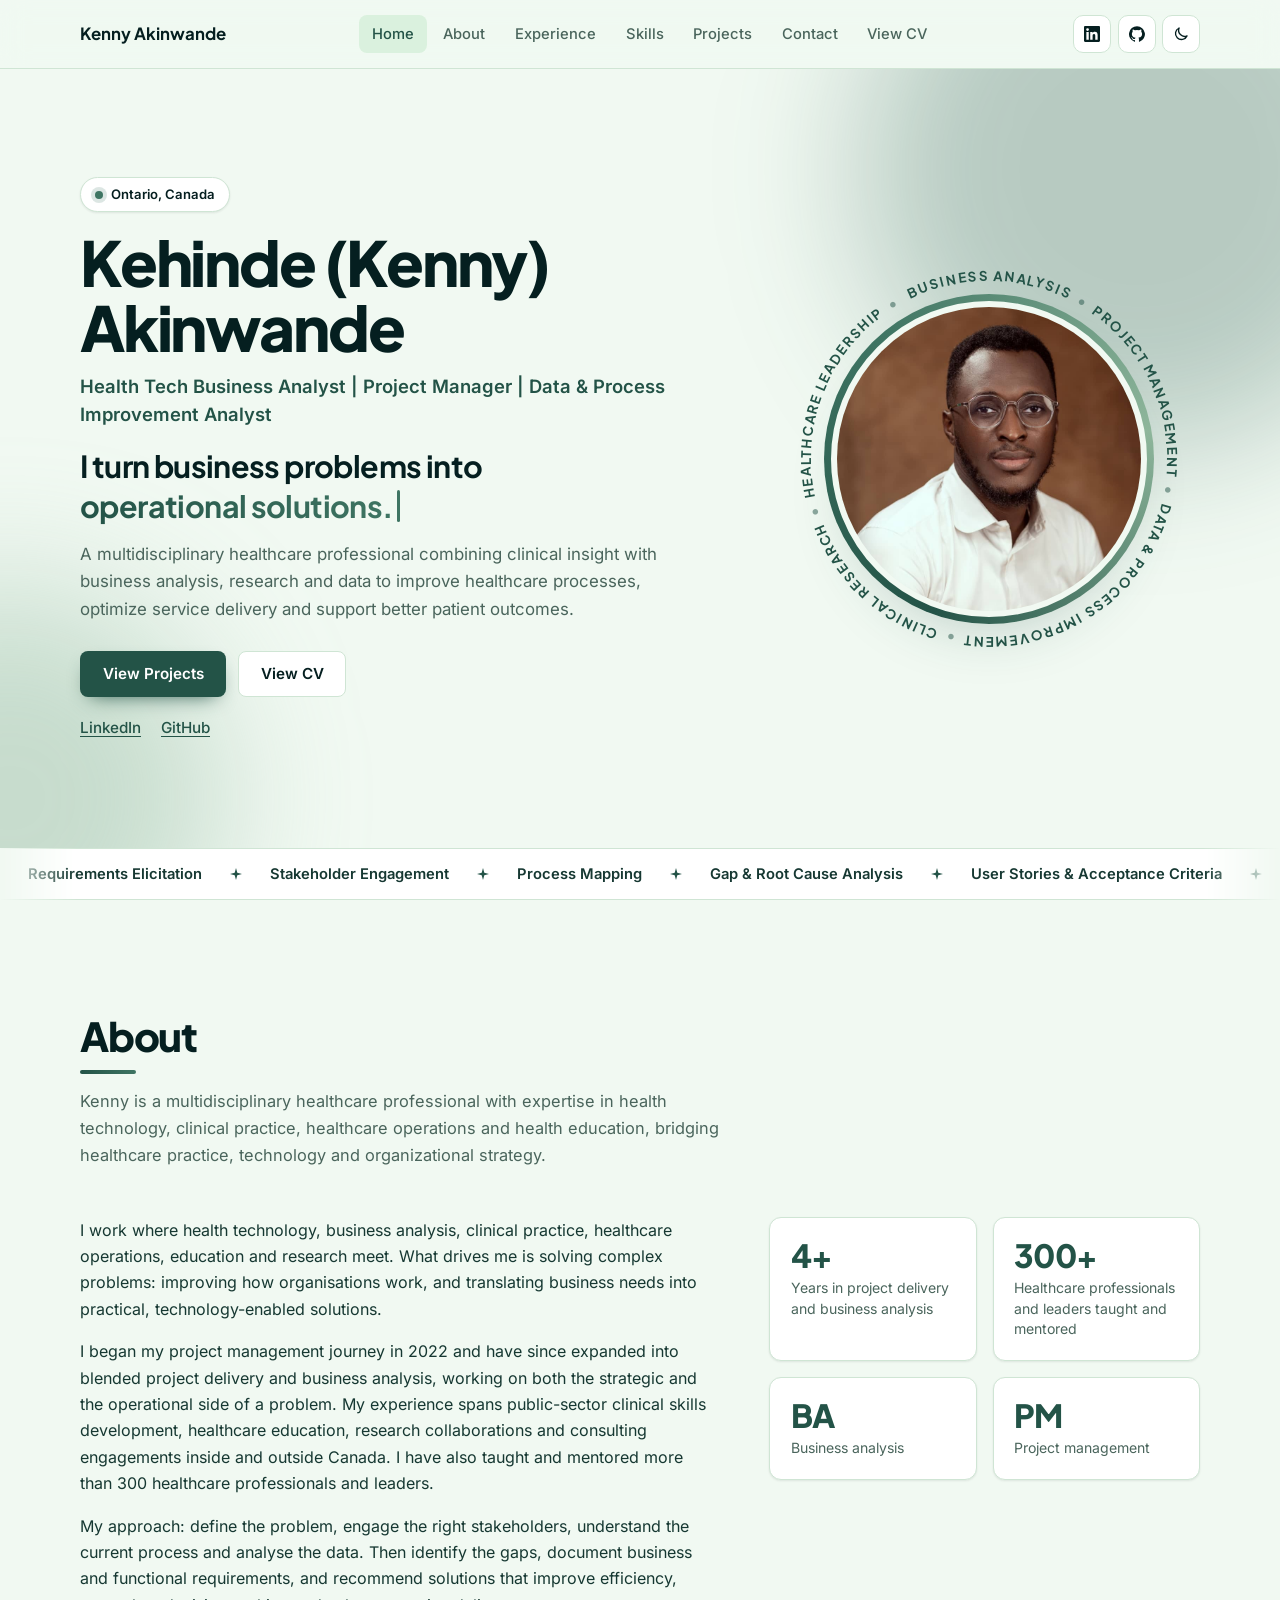
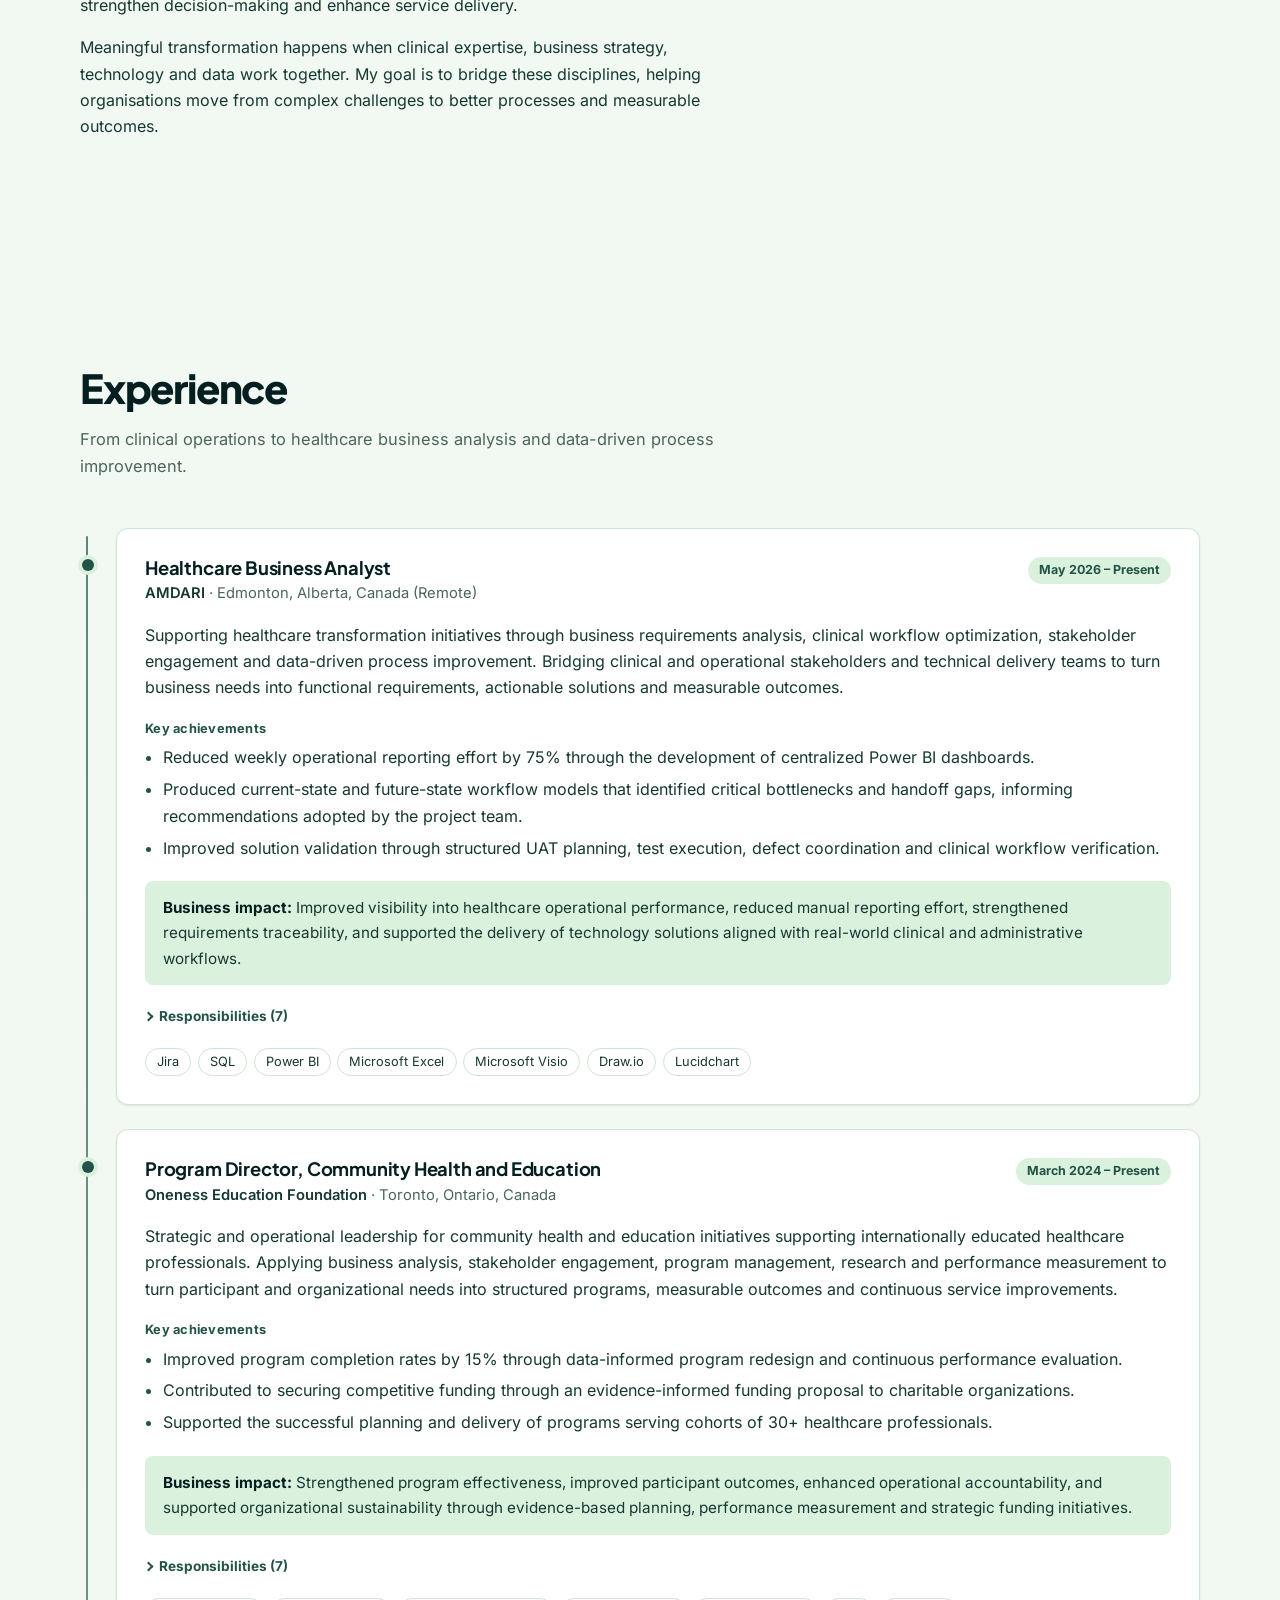
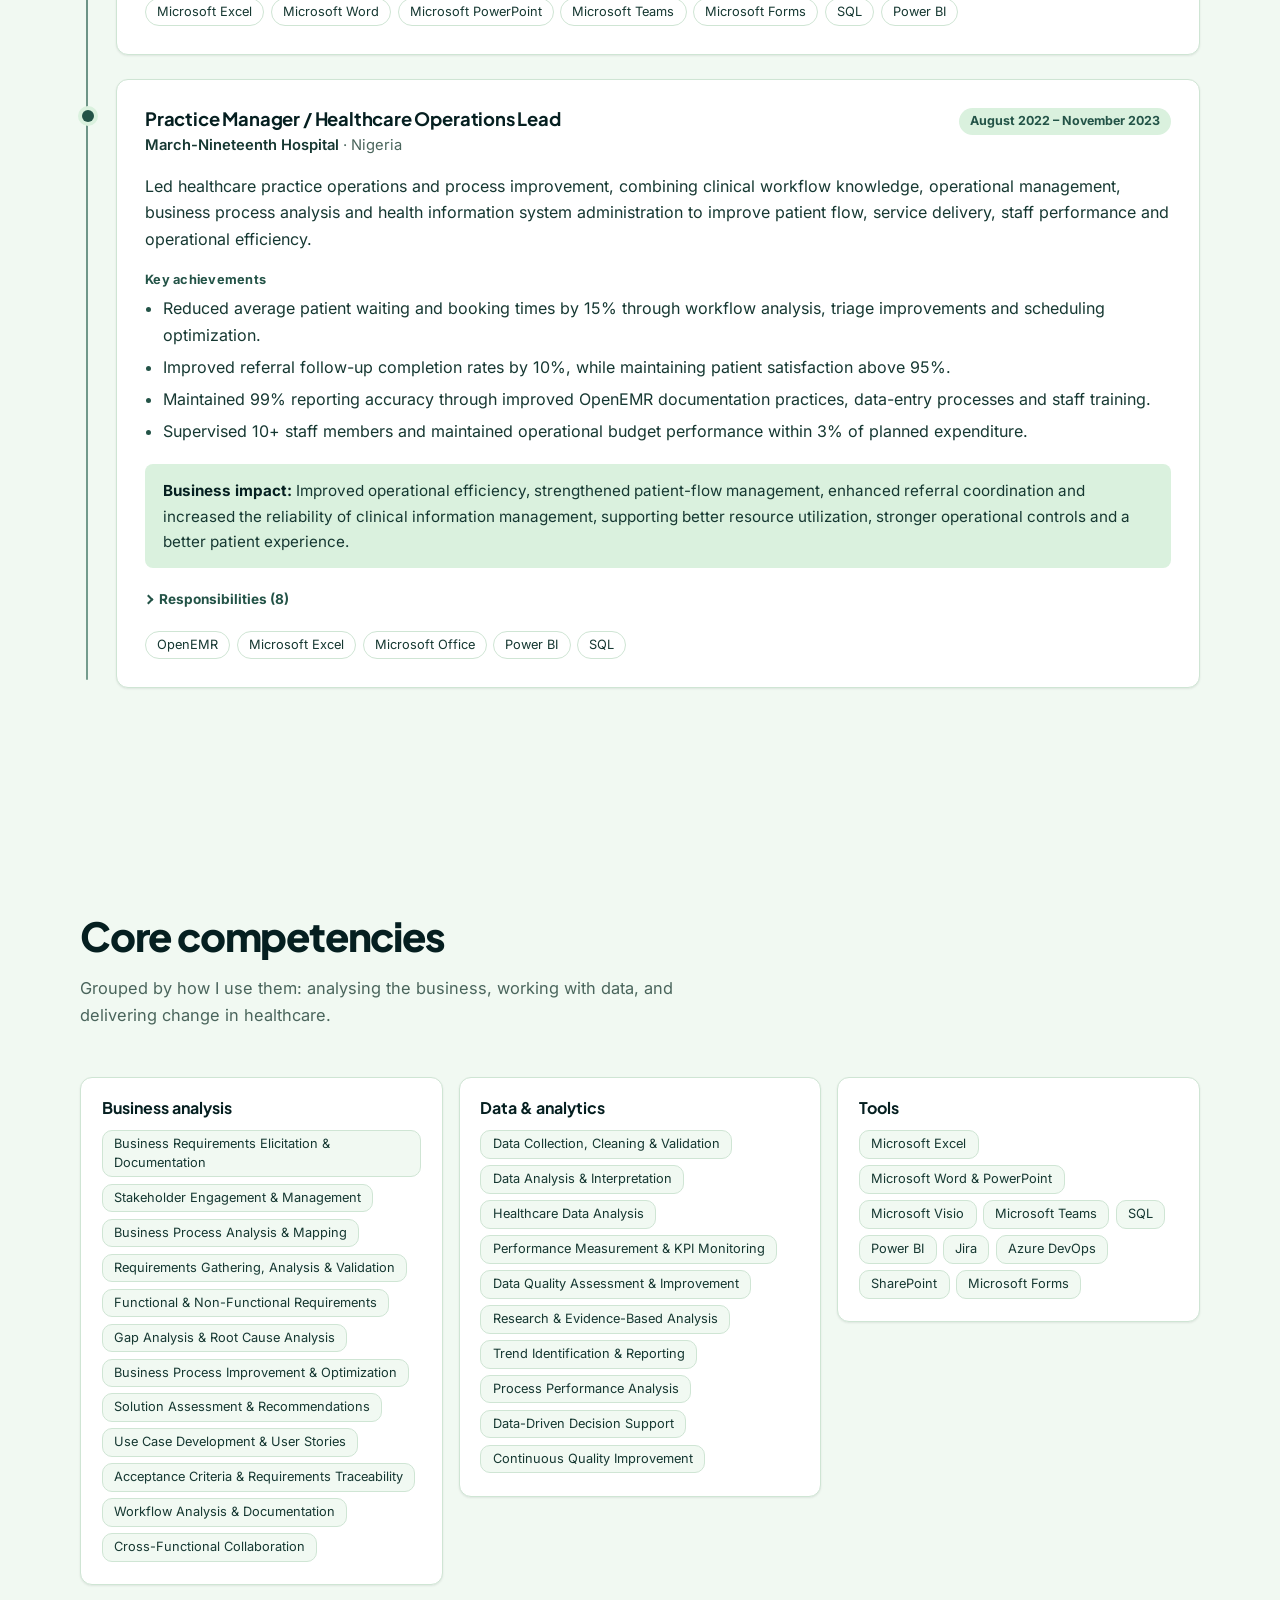
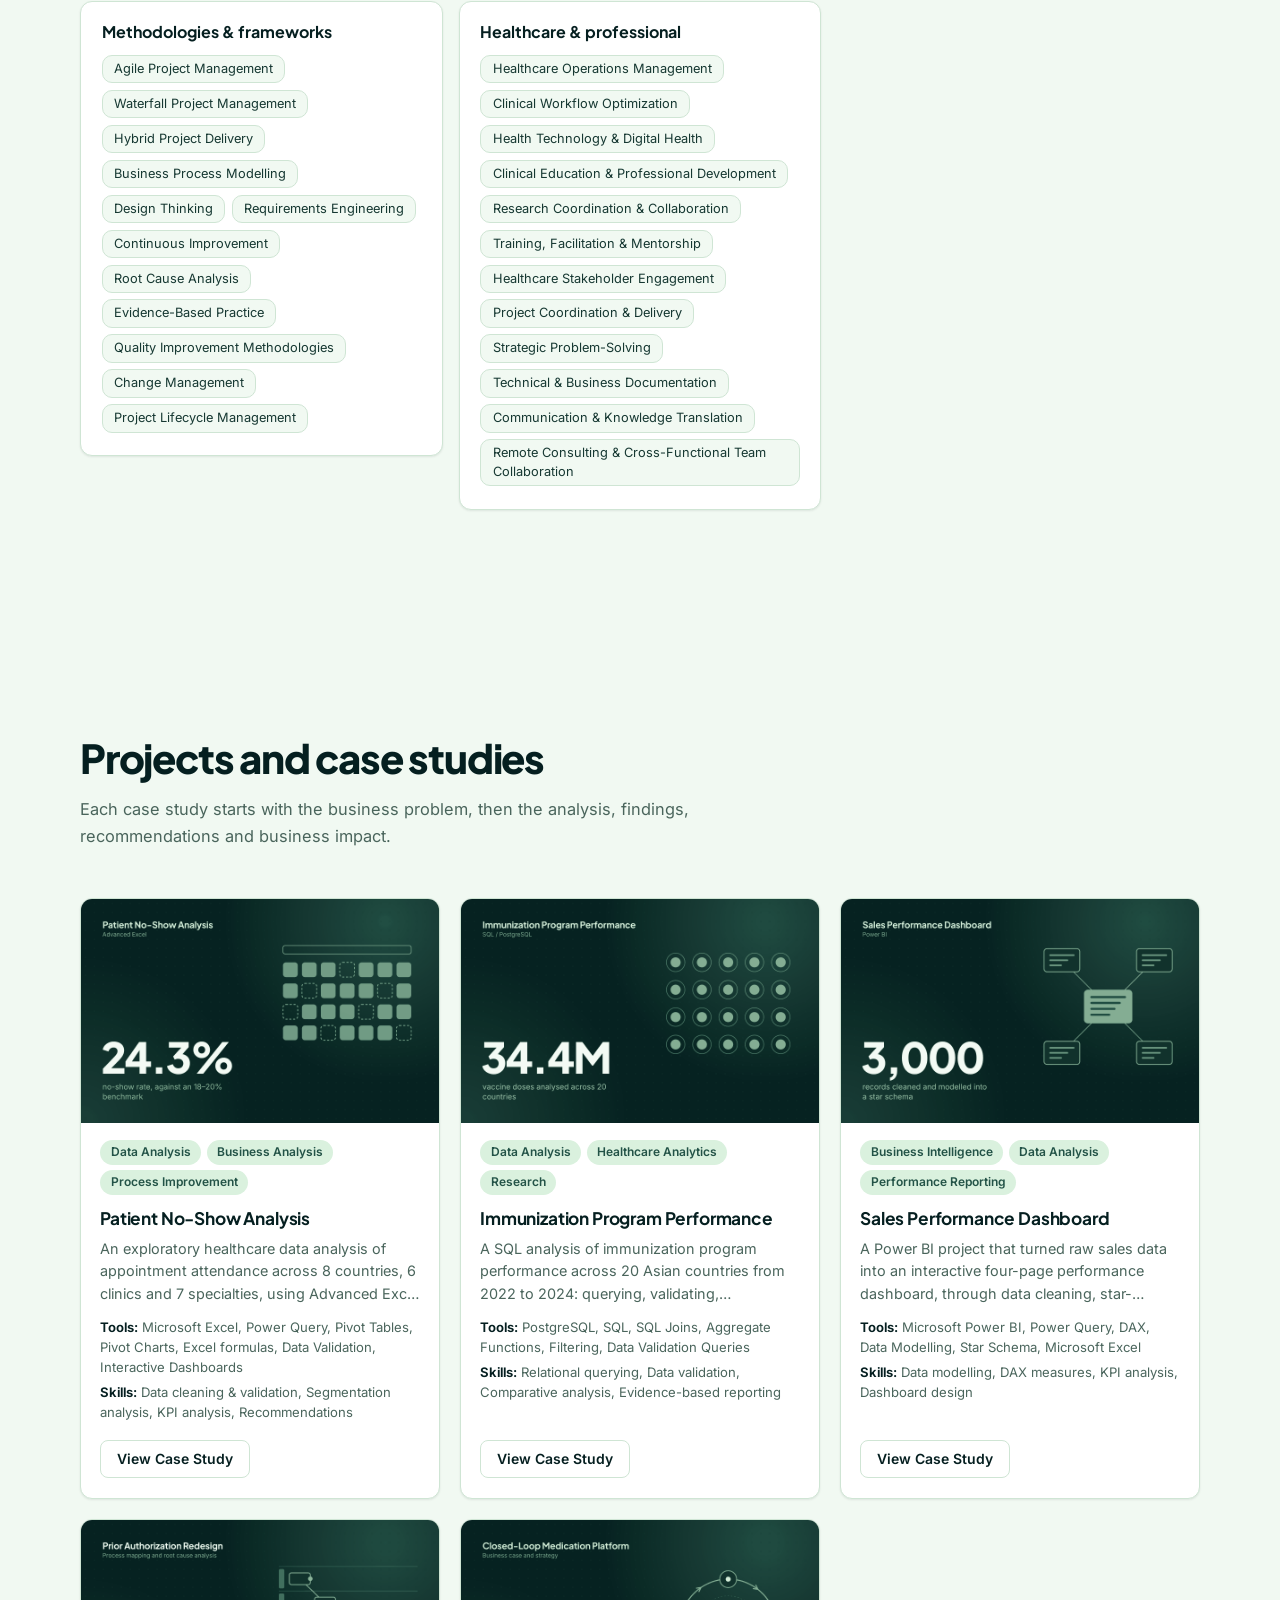
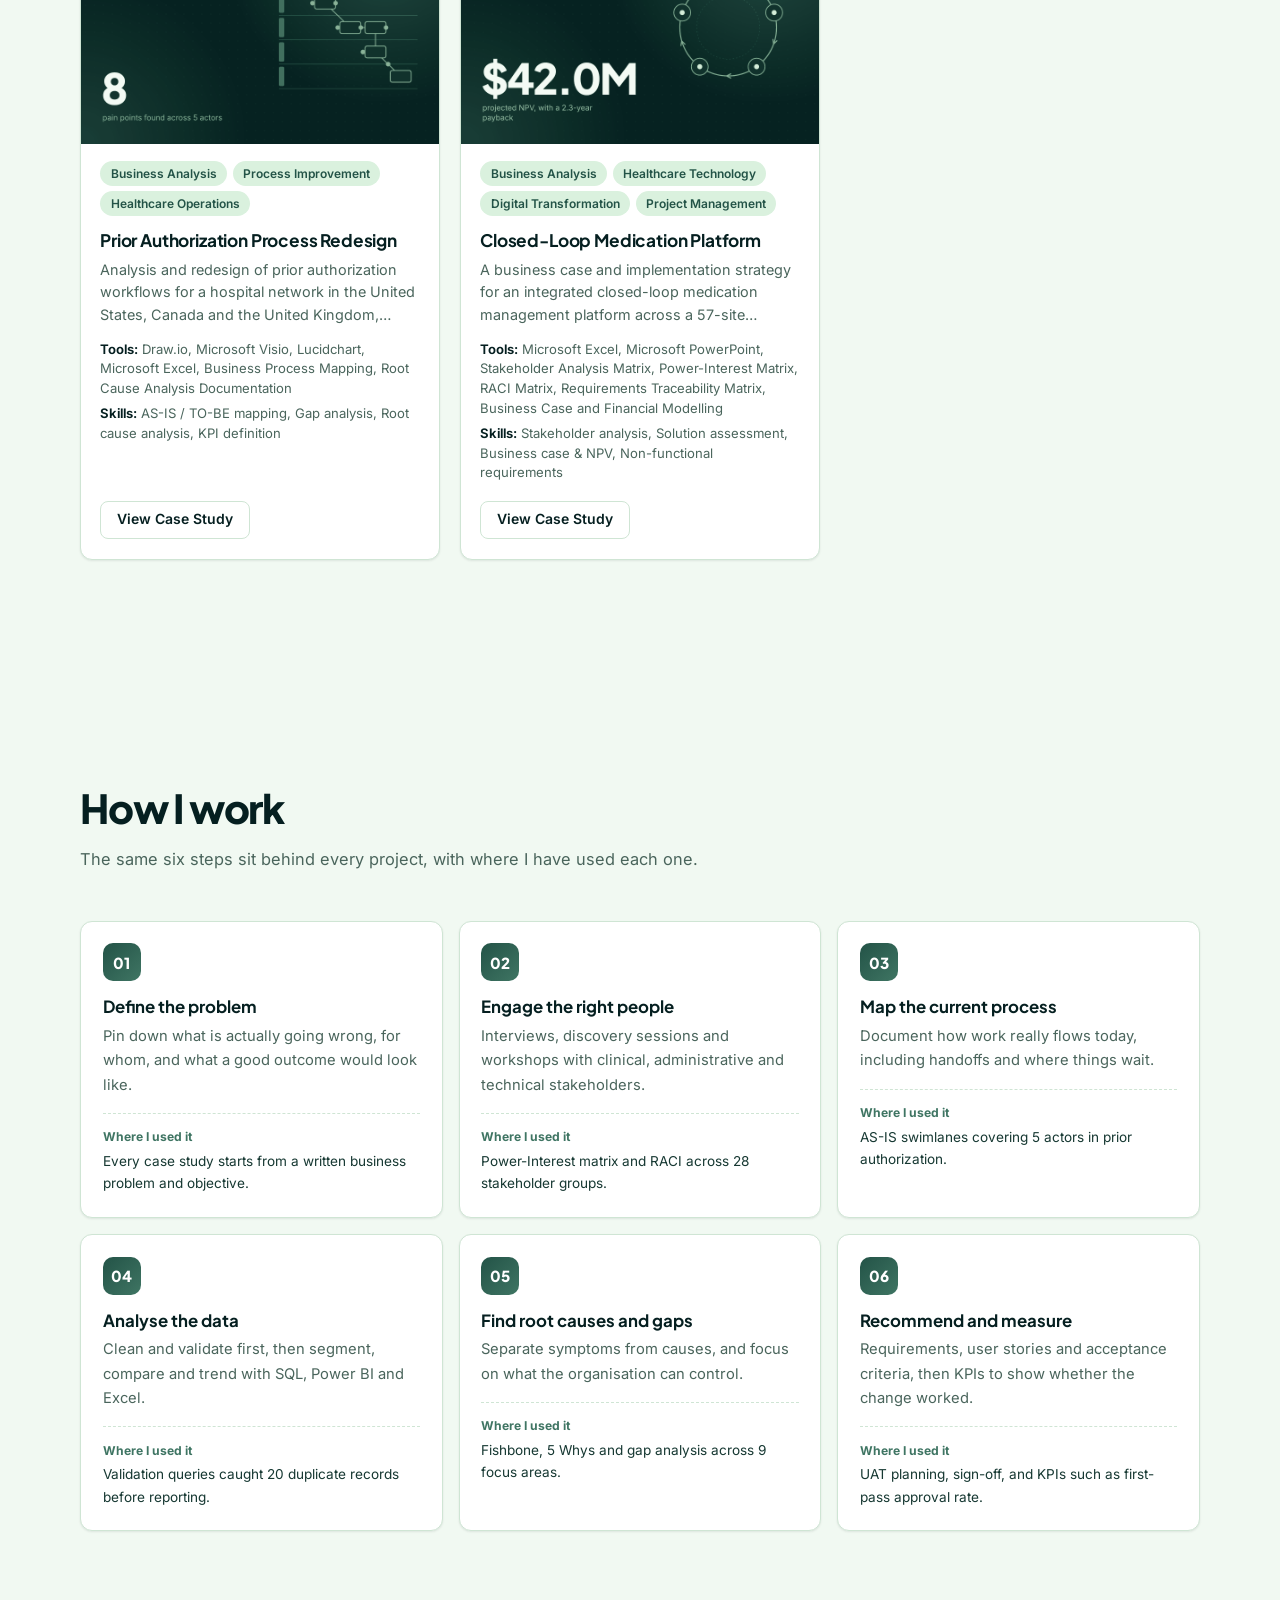
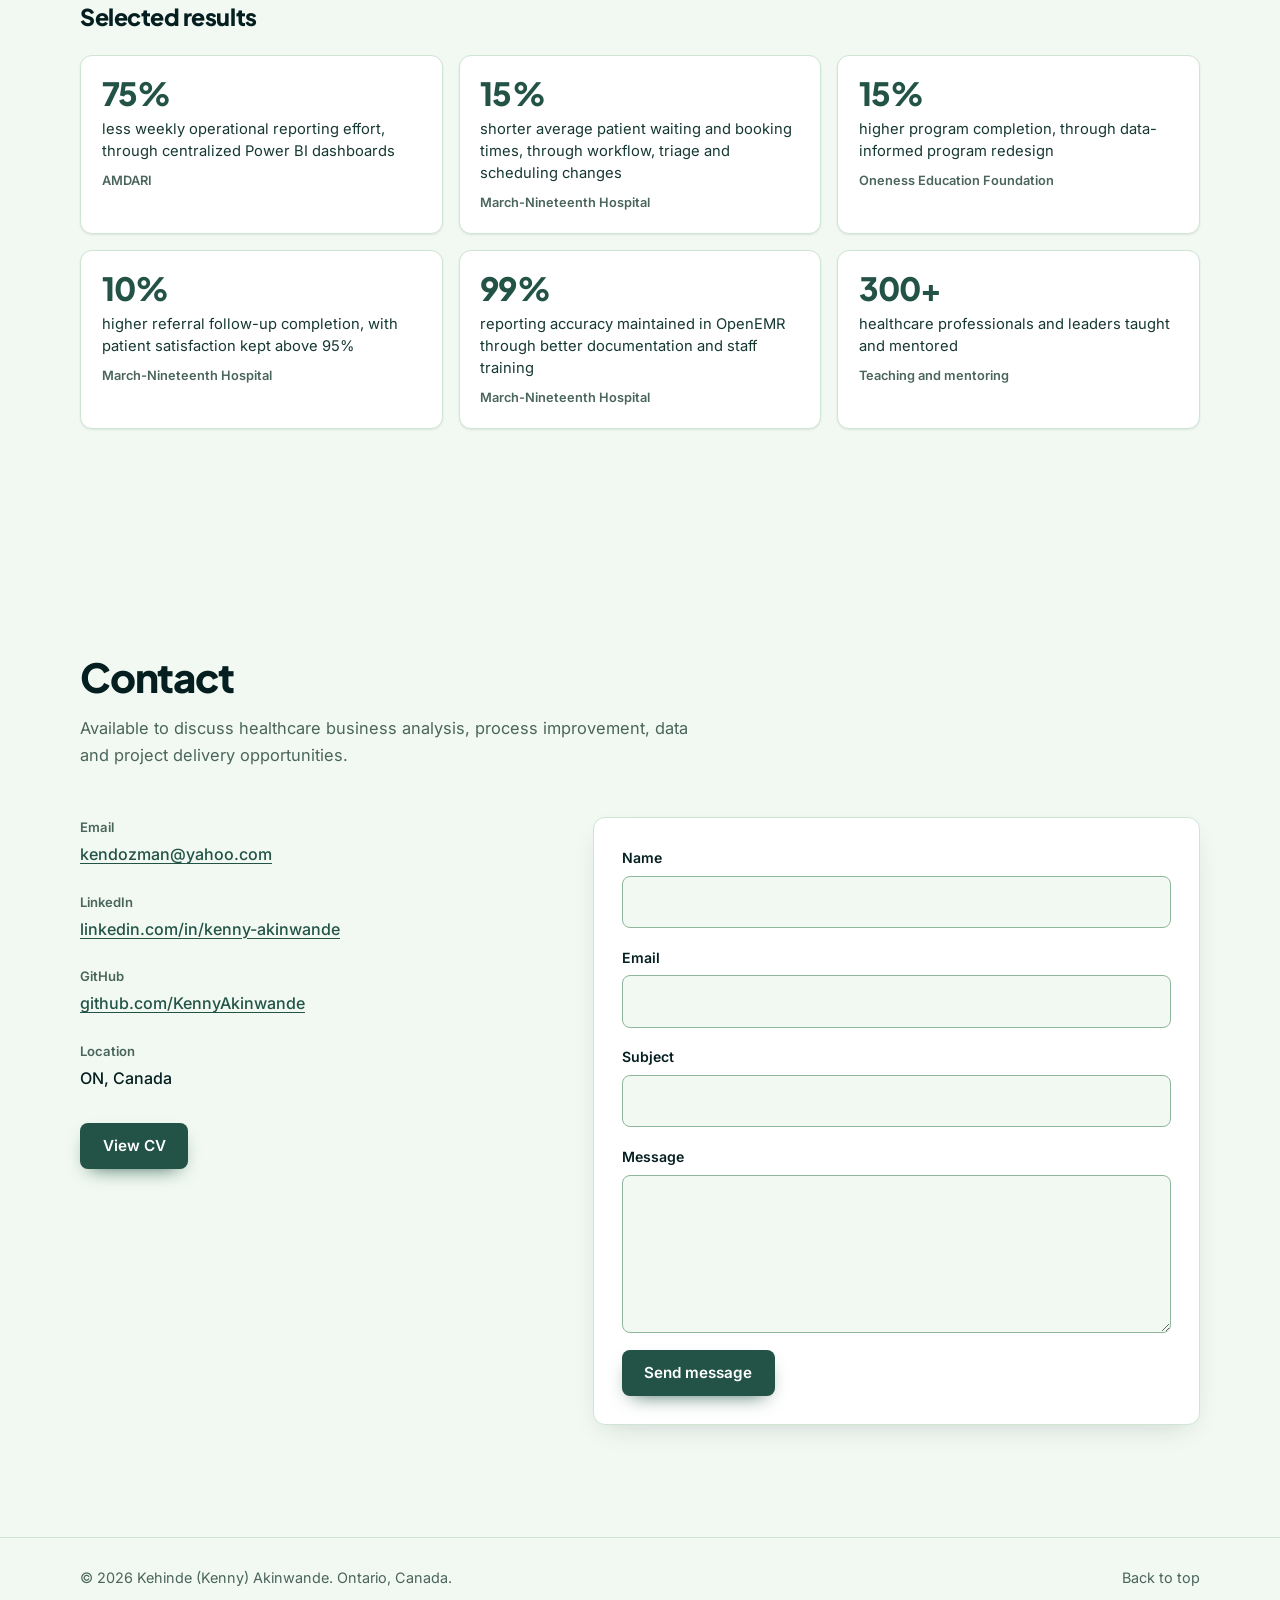
<file: index.html>
<!DOCTYPE html>
<html lang="en-CA">
<head>
  <meta charset="utf-8">
  <meta name="viewport" content="width=device-width, initial-scale=1">

  <!-- ===================== EDIT: SEO & SHARING ===================== -->
  <title>Kenny Akinwande | Healthcare Business Analyst</title>
  <meta name="description" content="Kehinde (Kenny) Akinwande is a Health Tech Business Analyst in Ontario, Canada, combining clinical insight with requirements analysis, process improvement and healthcare data analysis.">
  <meta name="author" content="Kehinde (Kenny) Akinwande">
  <!-- EDIT: change this to your live address once GitHub Pages is on -->
  <link rel="canonical" href="https://kennyakinwande.github.io/">

  <meta property="og:type" content="profile">
  <meta property="og:title" content="Kenny Akinwande | Healthcare Business Analyst">
  <meta property="og:description" content="I turn business problems into operational solutions. Requirements, process improvement and healthcare data analysis.">
  <meta property="og:url" content="https://kennyakinwande.github.io/">
  <meta property="og:image" content="https://kennyakinwande.github.io/assets/images/og-image.png">
  <meta property="og:image:width" content="1200">
  <meta property="og:image:height" content="630">
  <meta property="og:locale" content="en_CA">

  <meta name="twitter:card" content="summary_large_image">
  <meta name="twitter:title" content="Kenny Akinwande | Healthcare Business Analyst">
  <meta name="twitter:description" content="I turn business problems into operational solutions. Requirements, process improvement and healthcare data analysis.">
  <meta name="twitter:image" content="https://kennyakinwande.github.io/assets/images/og-image.png">

  <meta name="theme-color" content="#f1f9f2" media="(prefers-color-scheme: light)">
  <meta name="theme-color" content="#051f20" media="(prefers-color-scheme: dark)">
  <!-- =============================================================== -->

  <link rel="icon" href="favicon.ico" sizes="any">
  <link rel="icon" type="image/png" sizes="32x32" href="assets/images/favicon-32.png">
  <link rel="apple-touch-icon" href="assets/images/apple-touch-icon.png">

  <link rel="preload" href="assets/fonts/inter-latin-wght-normal.woff2" as="font" type="font/woff2" crossorigin>
  <link rel="preload" href="assets/fonts/plus-jakarta-sans-latin-wght-normal.woff2" as="font" type="font/woff2" crossorigin>
  <link rel="stylesheet" href="assets/css/style.css">

  <!-- Applies your saved light/dark choice before the page paints -->
  <script>
    (function () {
      try {
        var t = localStorage.getItem("theme");
        if (t !== "light" && t !== "dark") {
          t = window.matchMedia("(prefers-color-scheme: dark)").matches ? "dark" : "light";
        }
        document.documentElement.setAttribute("data-theme", t);
      } catch (e) { document.documentElement.setAttribute("data-theme", "light"); }
    })();
  </script>

  <script type="application/ld+json">
  {
    "@context": "https://schema.org",
    "@type": "Person",
    "name": "Kehinde (Kenny) Akinwande",
    "jobTitle": "Healthcare Business Analyst",
    "address": { "@type": "PostalAddress", "addressRegion": "ON", "addressCountry": "CA" },
    "sameAs": ["https://www.linkedin.com/in/kenny-akinwande", "https://github.com/KennyAkinwande"]
  }
  </script>
</head>

<body data-page="home" id="top">
  <a class="skip-link" href="#main">Skip to content</a>

  <!-- ============================ NAVIGATION ============================ -->
  <header class="site-header">
    <nav class="nav container" aria-label="Main">
      <a class="nav__brand" href="#top" data-profile-text="shortName">Kenny Akinwande</a>

      <div class="nav__menu" id="nav-menu">
        <ul class="nav__links">
          <li><a href="#home">Home</a></li>
          <li><a href="#about">About</a></li>
          <li><a href="#experience">Experience</a></li>
          <li><a href="#skills">Skills</a></li>
          <li><a href="#projects">Projects</a></li>
          <li><a href="#contact">Contact</a></li>
          <li><a data-profile-link="resume" href="resume.html">View CV</a></li>
        </ul>
      </div>

      <div class="nav__actions">
        <a class="icon-btn" data-profile-link="linkedin" href="https://www.linkedin.com/in/kenny-akinwande" target="_blank" rel="noopener">
          <svg class="icon icon--fill" viewBox="0 0 24 24" aria-hidden="true"><path d="M20.45 20.45h-3.56v-5.57c0-1.33-.02-3.04-1.85-3.04-1.86 0-2.14 1.45-2.14 2.95v5.66H9.35V9h3.41v1.56h.05c.48-.9 1.64-1.85 3.37-1.85 3.6 0 4.27 2.37 4.27 5.46v6.28zM5.34 7.43a2.06 2.06 0 1 1 0-4.13 2.06 2.06 0 0 1 0 4.13zM7.12 20.45H3.56V9h3.56v11.45zM22.22 0H1.77C.79 0 0 .77 0 1.73v20.54C0 23.23.79 24 1.77 24h20.45c.98 0 1.78-.77 1.78-1.73V1.73C24 .77 23.2 0 22.22 0z"/></svg>
          <span class="visually-hidden">LinkedIn (opens in a new tab)</span>
        </a>
        <a class="icon-btn" data-profile-link="github" href="https://github.com/KennyAkinwande" target="_blank" rel="noopener">
          <svg class="icon icon--fill" viewBox="0 0 24 24" aria-hidden="true"><path d="M12 .3a12 12 0 0 0-3.8 23.38c.6.12.83-.26.83-.57L9 21.07c-3.34.72-4.04-1.61-4.04-1.61-.55-1.39-1.34-1.76-1.34-1.76-1.08-.74.09-.73.09-.73 1.2.09 1.83 1.24 1.83 1.24 1.07 1.83 2.81 1.3 3.5 1 .1-.78.42-1.31.76-1.61-2.67-.3-5.47-1.33-5.47-5.93 0-1.31.47-2.38 1.24-3.22-.14-.3-.54-1.52.1-3.18 0 0 1-.32 3.3 1.23a11.5 11.5 0 0 1 6 0c2.28-1.55 3.29-1.23 3.29-1.23.64 1.66.24 2.88.12 3.18a4.65 4.65 0 0 1 1.23 3.22c0 4.61-2.8 5.63-5.48 5.92.42.36.81 1.1.81 2.22l-.01 3.29c0 .31.2.69.82.57A12 12 0 0 0 12 .3"/></svg>
          <span class="visually-hidden">GitHub (opens in a new tab)</span>
        </a>
        <button class="icon-btn theme-toggle" type="button" aria-pressed="false">
          <svg class="icon icon--moon" viewBox="0 0 24 24" aria-hidden="true"><path d="M20 14.5A8 8 0 0 1 9.5 4a8 8 0 1 0 10.5 10.5z"/></svg>
          <svg class="icon icon--sun" viewBox="0 0 24 24" aria-hidden="true"><circle cx="12" cy="12" r="4"/><path d="M12 2v2M12 20v2M4.9 4.9l1.4 1.4M17.7 17.7l1.4 1.4M2 12h2M20 12h2M4.9 19.1l1.4-1.4M17.7 6.3l1.4-1.4"/></svg>
          <span class="visually-hidden">Dark mode</span>
        </button>
        <button class="icon-btn nav__toggle" type="button" aria-expanded="false" aria-controls="nav-menu">
          <span class="visually-hidden">Menu</span>
          <svg class="icon icon--menu" viewBox="0 0 24 24" aria-hidden="true"><path d="M4 7h16M4 12h16M4 17h16"/></svg>
          <svg class="icon icon--close" viewBox="0 0 24 24" aria-hidden="true"><path d="M6 6l12 12M18 6L6 18"/></svg>
        </button>
      </div>
    </nav>
  </header>

  <main id="main">

    <!-- ===================== FIRST SCREEN: hero + skills strip ===================== -->
    <div class="first-screen">
    <section class="hero" id="home" aria-labelledby="hero-name">
      <div class="hero__glow hero__glow--a" aria-hidden="true"></div>
      <div class="hero__glow hero__glow--b" aria-hidden="true"></div>

      <div class="container hero__inner">
        <div class="hero__text">
          <!-- EDIT: badge text lives in data.js (heroBadge) -->
          <p class="badge"><span class="badge__dot" aria-hidden="true"></span><span data-hero="badge">Ontario, Canada</span></p>

          <!-- EDIT: name and title -->
          <h1 class="hero__name" id="hero-name">Kehinde (Kenny) Akinwande</h1>
          <p class="hero__title">Health Tech Business Analyst | Project Manager | Data &amp; Process Improvement Analyst</p>

          <!-- EDIT: tagline. The rotating words are set in data.js (heroTypedPhrases) -->
          <p class="hero__tagline">
            <span class="hero__tagline-lead">I turn business problems into</span>
            <span class="typed"><span class="typed__text" data-hero="typed">operational solutions.</span><span class="typed__caret" aria-hidden="true"></span></span>
          </p>

          <!-- EDIT: short description -->
          <p class="hero__intro">
            A multidisciplinary healthcare professional combining clinical insight with business analysis,
            research and data to improve healthcare processes, optimize service delivery and support better patient outcomes.
          </p>

          <div class="hero__actions">
            <a class="btn btn--primary" href="#projects">View Projects</a>
            <a class="btn btn--outline" data-profile-link="resume" href="resume.html">View CV</a>
          </div>

          <ul class="hero__links">
            <li><a data-profile-link="linkedin" href="https://www.linkedin.com/in/kenny-akinwande" target="_blank" rel="noopener">LinkedIn</a></li>
            <li><a data-profile-link="github" href="https://github.com/KennyAkinwande" target="_blank" rel="noopener">GitHub</a></li>
          </ul>
        </div>

        <figure class="portrait">
          <!-- Ring of words around the photo. The words are set in data.js (heroTags);
               script.js sizes them so they close into a full circle. -->
          <svg class="portrait__words" viewBox="0 0 504 504" aria-hidden="true" focusable="false">
            <defs><path id="portrait-words-path" d="M252,36 a216,216 0 1,1 0,432 a216,216 0 1,1 0,-432 a216,216 0 1,1 0,432 a216,216 0 1,1 0,-432"/></defs>
            <text class="portrait__words-text"><textPath href="#portrait-words-path">BUSINESS ANALYSIS<tspan class="portrait__sep">&#160;&#160;&#8226;&#160;&#160;</tspan>PROJECT MANAGEMENT<tspan class="portrait__sep">&#160;&#160;&#8226;&#160;&#160;</tspan>DATA &amp; PROCESS IMPROVEMENT<tspan class="portrait__sep">&#160;&#160;&#8226;&#160;&#160;</tspan>CLINICAL RESEARCH<tspan class="portrait__sep">&#160;&#160;&#8226;&#160;&#160;</tspan>HEALTHCARE LEADERSHIP<tspan class="portrait__sep">&#160;&#160;&#8226;&#160;&#160;</tspan></textPath></text>
          </svg>
          <div class="portrait__ring">
            <!-- EDIT: replace assets/images/profile.jpg to change your photo -->
            <img src="assets/images/profile.jpg" width="864" height="1080" alt="Portrait of Kenny Akinwande" fetchpriority="high">
          </div>
          <figcaption class="visually-hidden" data-hero="focus">Focus areas: Business Analysis, Project Management, Data &amp; Process Improvement, Clinical Research, Healthcare Leadership.</figcaption>
        </figure>
      </div>
    </section>

    <!-- Scrolling skills strip (content: data.js → highlights) -->
    <div class="marquee" aria-label="Key skills">
      <div class="marquee__track" data-render="highlights"></div>
    </div>
    </div><!-- /first-screen -->

    <!-- =============================== ABOUT =============================== -->
    <section class="section" id="about" aria-labelledby="about-title">
      <div class="container">
        <header class="section__head">
          <h2 class="section__title section__title--bar" id="about-title">About</h2>
          <!-- EDIT: short bio -->
          <p class="section__lede">
            Kenny is a multidisciplinary healthcare professional with expertise in health technology, clinical practice,
            healthcare operations and health education, bridging healthcare practice, technology and organizational strategy.
          </p>
        </header>

        <div class="about">
          <!-- EDIT: about text -->
          <div class="about__text prose">
            <p>
              I work where health technology, business analysis, clinical practice, healthcare operations, education and research meet.
              What drives me is solving complex problems: improving how organisations work, and translating business needs into
              practical, technology-enabled solutions.
            </p>
            <p>
              I began my project management journey in 2022 and have since expanded into blended project delivery and business analysis,
              working on both the strategic and the operational side of a problem. My experience spans public-sector clinical skills
              development, healthcare education, research collaborations and consulting engagements inside and outside Canada.
              I have also taught and mentored more than 300 healthcare professionals and leaders.
            </p>
            <p>
              My approach: define the problem, engage the right stakeholders, understand the current process and analyse the data.
              Then identify the gaps, document business and functional requirements, and recommend solutions that improve efficiency,
              strengthen decision-making and enhance service delivery.
            </p>
            <p>
              Meaningful transformation happens when clinical expertise, business strategy, technology and data work together.
              My goal is to bridge these disciplines, helping organisations move from complex challenges to better processes and measurable outcomes.
            </p>
          </div>
          <!-- Stat cards: data.js → aboutStats -->
          <div class="stats" data-render="aboutStats"></div>
        </div>
      </div>
    </section>

    <!-- ============================= EXPERIENCE ============================= -->
    <section class="section" id="experience" aria-labelledby="experience-title">
      <div class="container">
        <header class="section__head">
          <h2 class="section__title" id="experience-title">Experience</h2>
          <p class="section__lede">From clinical operations to healthcare business analysis and data-driven process improvement.</p>
        </header>
        <!-- Content: data.js → experience -->
        <ol class="timeline" data-render="experience"></ol>
      </div>
    </section>

    <!-- =============================== SKILLS =============================== -->
    <section class="section" id="skills" aria-labelledby="skills-title">
      <div class="container">
        <header class="section__head">
          <h2 class="section__title" id="skills-title">Core competencies</h2>
          <p class="section__lede">Grouped by how I use them: analysing the business, working with data, and delivering change in healthcare.</p>
        </header>
        <!-- Content: data.js → competencies -->
        <div class="skills" data-render="competencies"></div>
      </div>
    </section>

    <!-- ============================== PROJECTS ============================== -->
    <section class="section" id="projects" aria-labelledby="projects-title">
      <div class="container">
        <header class="section__head">
          <h2 class="section__title" id="projects-title">Projects and case studies</h2>
          <p class="section__lede">Each case study starts with the business problem, then the analysis, findings, recommendations and business impact.</p>
        </header>
        <!-- Content: data.js → projects -->
        <div class="projects" data-render="projects"></div>
      </div>
    </section>

    <!-- ============================== APPROACH ============================== -->
    <section class="section" id="approach" aria-labelledby="approach-title">
      <div class="container">
        <header class="section__head">
          <h2 class="section__title" id="approach-title">How I work</h2>
          <p class="section__lede">The same six steps sit behind every project, with where I have used each one.</p>
        </header>
        <!-- Content: data.js → approach -->
        <ol class="process" data-render="approach"></ol>

        <h3 class="subhead" id="results-title">Selected results</h3>
        <!-- Content: data.js → results -->
        <div class="results" data-render="results"></div>
      </div>
    </section>

    <!-- =============================== CONTACT =============================== -->
    <section class="section" id="contact" aria-labelledby="contact-title">
      <div class="container">
        <header class="section__head">
          <h2 class="section__title" id="contact-title">Contact</h2>
          <p class="section__lede">Available to discuss healthcare business analysis, process improvement, data and project delivery opportunities.</p>
        </header>

        <div class="contact">
          <div class="contact__info">
            <dl class="contact__list">
              <div>
                <dt>Email</dt>
                <dd><a data-profile-link="email" data-profile-text="email" href="mailto:kendozman@yahoo.com">kendozman@yahoo.com</a></dd>
              </div>
              <div>
                <dt>LinkedIn</dt>
                <dd><a data-profile-link="linkedin" href="https://www.linkedin.com/in/kenny-akinwande" target="_blank" rel="noopener">linkedin.com/in/kenny-akinwande</a></dd>
              </div>
              <div>
                <dt>GitHub</dt>
                <dd><a data-profile-link="github" href="https://github.com/KennyAkinwande" target="_blank" rel="noopener">github.com/KennyAkinwande</a></dd>
              </div>
              <div>
                <dt>Location</dt>
                <dd>ON, Canada</dd>
              </div>
            </dl>
            <a class="btn btn--primary" data-profile-link="resume" href="resume.html">View CV</a>
          </div>

          <!-- Formspree form. The endpoint is set in assets/js/data.js (formspreeEndpoint).
               The action below is used only if JavaScript is turned off. -->
          <form class="form" id="contact-form" action="https://formspree.io/f/mrpqeajv" method="POST" novalidate>
            <div class="field">
              <label for="cf-name">Name</label>
              <input id="cf-name" name="name" type="text" autocomplete="name" required maxlength="100" aria-describedby="cf-name-error">
              <p class="field__error" id="cf-name-error" hidden></p>
            </div>
            <div class="field">
              <label for="cf-email">Email</label>
              <input id="cf-email" name="email" type="email" autocomplete="email" required maxlength="150" aria-describedby="cf-email-error">
              <p class="field__error" id="cf-email-error" hidden></p>
            </div>
            <div class="field">
              <label for="cf-subject">Subject</label>
              <input id="cf-subject" name="subject" type="text" required maxlength="150" aria-describedby="cf-subject-error">
              <p class="field__error" id="cf-subject-error" hidden></p>
            </div>
            <div class="field">
              <label for="cf-message">Message</label>
              <textarea id="cf-message" name="message" rows="5" required minlength="10" maxlength="5000" aria-describedby="cf-message-error"></textarea>
              <p class="field__error" id="cf-message-error" hidden></p>
            </div>

            <!-- Spam trap: real visitors never see or fill this -->
            <div class="visually-hidden" aria-hidden="true">
              <label for="cf-gotcha">Leave this field empty</label>
              <input id="cf-gotcha" type="text" name="_gotcha" tabindex="-1" autocomplete="off">
            </div>
            <input type="hidden" name="_subject" value="New message from your portfolio">

            <div class="form__footer">
              <button class="btn btn--primary" type="submit">
                <span class="btn__label">Send message</span>
                <span class="spinner" aria-hidden="true"></span>
              </button>
              <p class="form__status" role="status" aria-live="polite"></p>
            </div>
          </form>
        </div>
      </div>
    </section>
  </main>

  <!-- ============================== FOOTER ============================== -->
  <footer class="site-footer">
    <div class="container site-footer__inner">
      <p>&copy; <span data-year>2026</span> <span data-profile-text="name">Kehinde (Kenny) Akinwande</span>. <span data-profile-text="location">Ontario, Canada</span>.</p>
      <a href="#top">Back to top</a>
    </div>
  </footer>

  <script src="assets/js/data.js"></script>
  <script src="assets/js/script.js"></script>
</body>
</html>
</file>
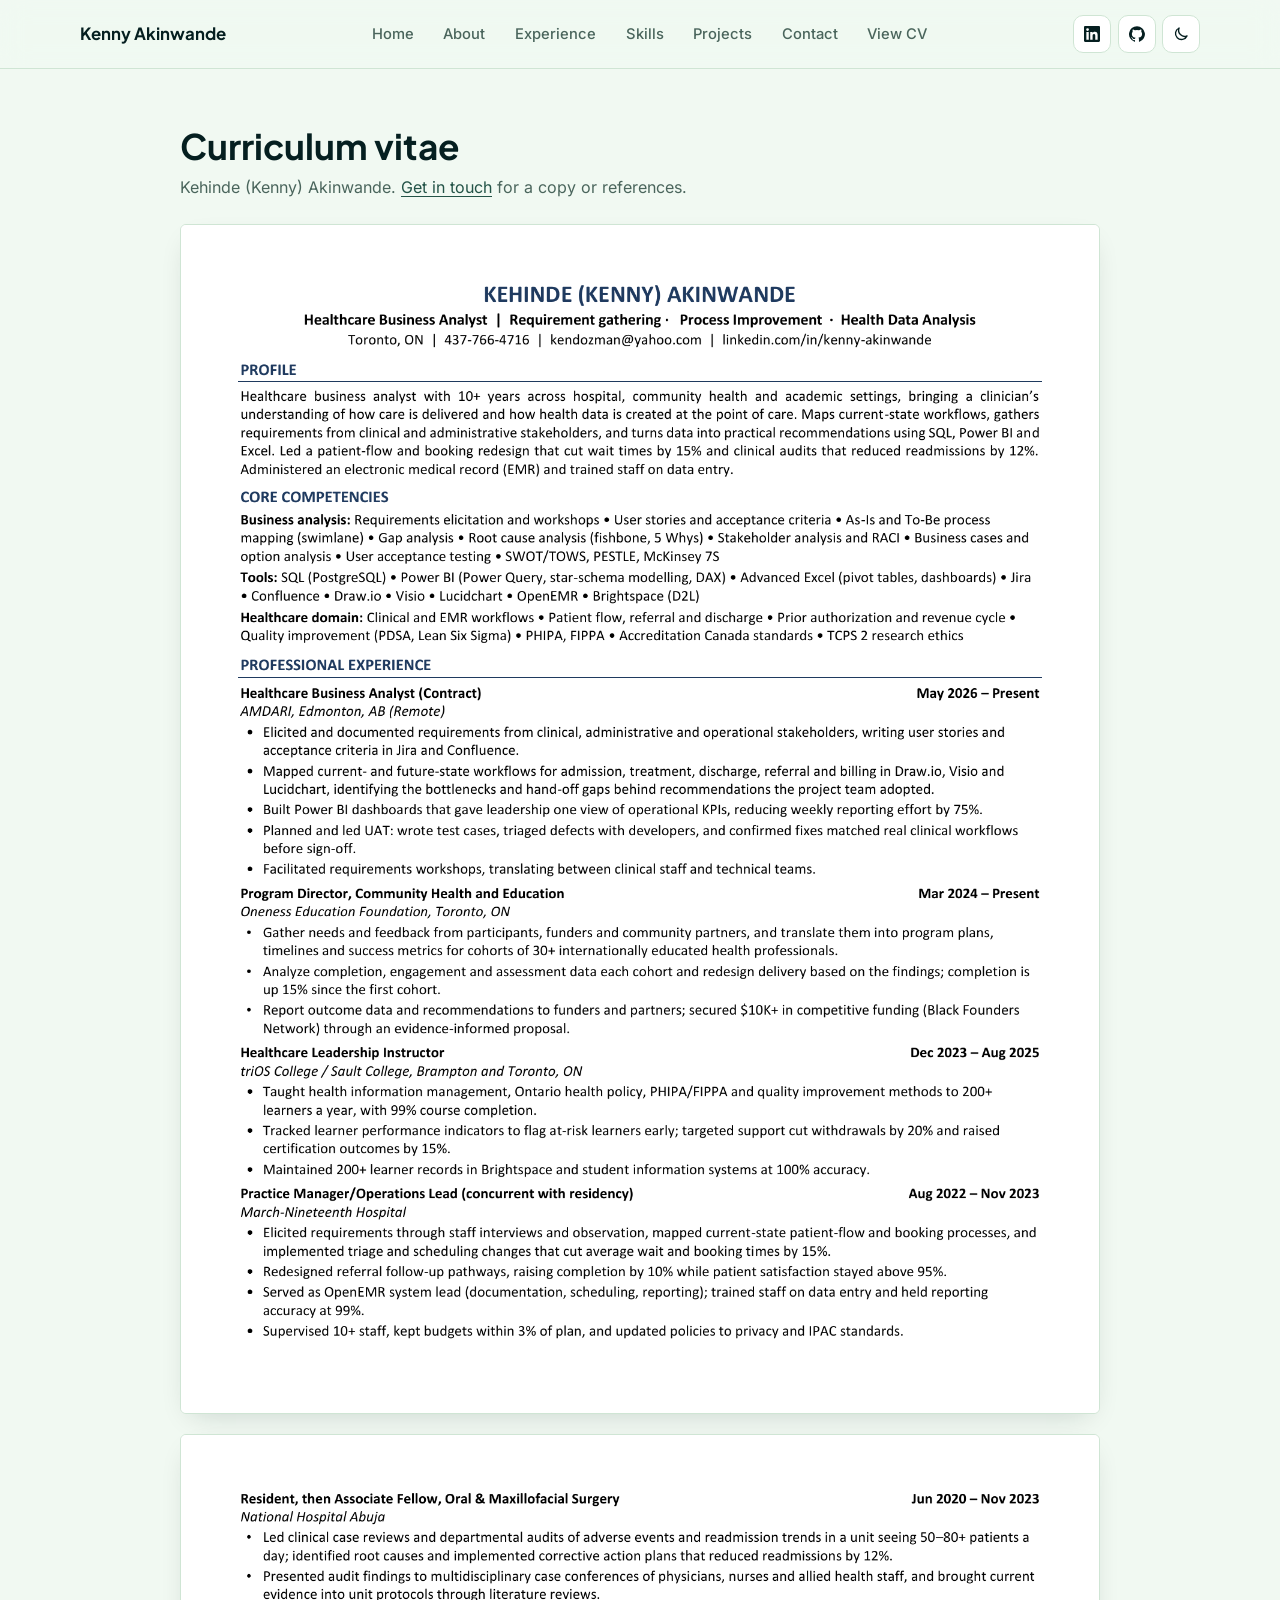
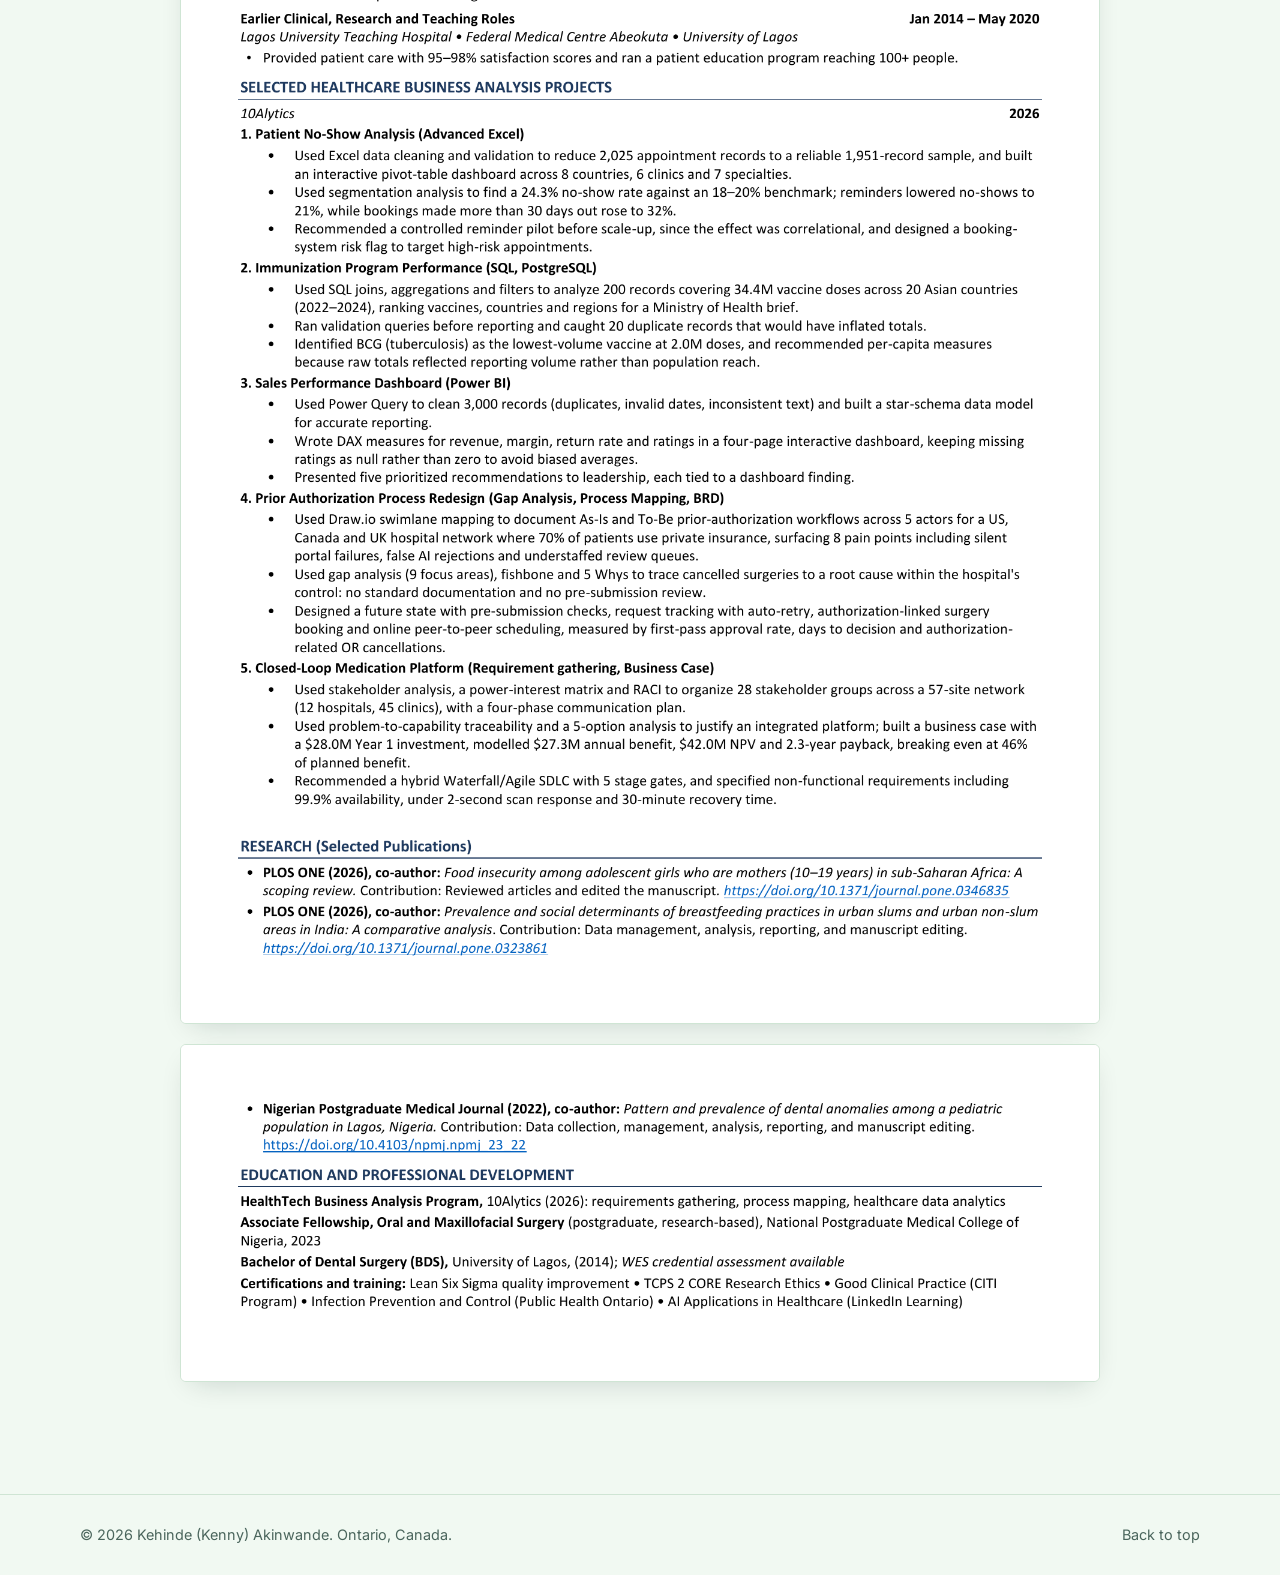
<file: resume.html>
<!DOCTYPE html>
<html lang="en-CA">
<head>
  <meta charset="utf-8">
  <meta name="viewport" content="width=device-width, initial-scale=1">
  <title>CV | Kenny Akinwande</title>
  <meta name="description" content="The CV of Kehinde (Kenny) Akinwande, Health Tech Business Analyst in Ontario, Canada.">
  <meta name="author" content="Kehinde (Kenny) Akinwande">
  <meta property="og:type" content="article">
  <meta property="og:title" content="CV | Kenny Akinwande">
  <meta property="og:description" content="The CV of Kehinde (Kenny) Akinwande, Health Tech Business Analyst in Ontario, Canada.">
  <meta property="og:image" content="https://kennyakinwande.github.io/assets/images/og-image.png">
  <meta name="twitter:card" content="summary_large_image">
  <meta name="theme-color" content="#f1f9f2" media="(prefers-color-scheme: light)">
  <meta name="theme-color" content="#051f20" media="(prefers-color-scheme: dark)">
  <link rel="icon" href="favicon.ico" sizes="any">
  <link rel="icon" type="image/png" sizes="32x32" href="assets/images/favicon-32.png">
  <link rel="apple-touch-icon" href="assets/images/apple-touch-icon.png">
  <link rel="preload" href="assets/fonts/inter-latin-wght-normal.woff2" as="font" type="font/woff2" crossorigin>
  <link rel="preload" href="assets/fonts/plus-jakarta-sans-latin-wght-normal.woff2" as="font" type="font/woff2" crossorigin>
  <link rel="stylesheet" href="assets/css/style.css">
  <script>
    (function () {
      try {
        var t = localStorage.getItem("theme");
        if (t !== "light" && t !== "dark") { t = window.matchMedia("(prefers-color-scheme: dark)").matches ? "dark" : "light"; }
        document.documentElement.setAttribute("data-theme", t);
      } catch (e) { document.documentElement.setAttribute("data-theme", "light"); }
    })();
  </script>
</head>

<!-- The CV page: shows the page pictures listed in assets/js/data.js (profile.resumePages).
     Every "View CV" button opens the same pictures in a reader without leaving the page;
     this page is what opens if JavaScript is off or the link is opened in a new tab. -->
<body data-page="resume" id="top">
  <a class="skip-link" href="#main">Skip to content</a>

  <header class="site-header">
    <nav class="nav container" aria-label="Main">
      <a class="nav__brand" href="index.html" data-profile-text="shortName">Kenny Akinwande</a>

      <div class="nav__menu" id="nav-menu">
        <ul class="nav__links">
          <li><a href="index.html#home">Home</a></li>
          <li><a href="index.html#about">About</a></li>
          <li><a href="index.html#experience">Experience</a></li>
          <li><a href="index.html#skills">Skills</a></li>
          <li><a href="index.html#projects">Projects</a></li>
          <li><a href="index.html#contact">Contact</a></li>
          <li><a data-profile-link="resume" href="resume.html">View CV</a></li>
        </ul>
      </div>

      <div class="nav__actions">
        <a class="icon-btn" data-profile-link="linkedin" href="https://www.linkedin.com/in/kenny-akinwande" target="_blank" rel="noopener">
          <svg class="icon icon--fill" viewBox="0 0 24 24" aria-hidden="true"><path d="M20.45 20.45h-3.56v-5.57c0-1.33-.02-3.04-1.85-3.04-1.86 0-2.14 1.45-2.14 2.95v5.66H9.35V9h3.41v1.56h.05c.48-.9 1.64-1.85 3.37-1.85 3.6 0 4.27 2.37 4.27 5.46v6.28zM5.34 7.43a2.06 2.06 0 1 1 0-4.13 2.06 2.06 0 0 1 0 4.13zM7.12 20.45H3.56V9h3.56v11.45zM22.22 0H1.77C.79 0 0 .77 0 1.73v20.54C0 23.23.79 24 1.77 24h20.45c.98 0 1.78-.77 1.78-1.73V1.73C24 .77 23.2 0 22.22 0z"/></svg>
          <span class="visually-hidden">LinkedIn (opens in a new tab)</span>
        </a>
        <a class="icon-btn" data-profile-link="github" href="https://github.com/KennyAkinwande" target="_blank" rel="noopener">
          <svg class="icon icon--fill" viewBox="0 0 24 24" aria-hidden="true"><path d="M12 .3a12 12 0 0 0-3.8 23.38c.6.12.83-.26.83-.57L9 21.07c-3.34.72-4.04-1.61-4.04-1.61-.55-1.39-1.34-1.76-1.34-1.76-1.08-.74.09-.73.09-.73 1.2.09 1.83 1.24 1.83 1.24 1.07 1.83 2.81 1.3 3.5 1 .1-.78.42-1.31.76-1.61-2.67-.3-5.47-1.33-5.47-5.93 0-1.31.47-2.38 1.24-3.22-.14-.3-.54-1.52.1-3.18 0 0 1-.32 3.3 1.23a11.5 11.5 0 0 1 6 0c2.28-1.55 3.29-1.23 3.29-1.23.64 1.66.24 2.88.12 3.18a4.65 4.65 0 0 1 1.23 3.22c0 4.61-2.8 5.63-5.48 5.92.42.36.81 1.1.81 2.22l-.01 3.29c0 .31.2.69.82.57A12 12 0 0 0 12 .3"/></svg>
          <span class="visually-hidden">GitHub (opens in a new tab)</span>
        </a>
        <button class="icon-btn theme-toggle" type="button" aria-pressed="false">
          <svg class="icon icon--moon" viewBox="0 0 24 24" aria-hidden="true"><path d="M20 14.5A8 8 0 0 1 9.5 4a8 8 0 1 0 10.5 10.5z"/></svg>
          <svg class="icon icon--sun" viewBox="0 0 24 24" aria-hidden="true"><circle cx="12" cy="12" r="4"/><path d="M12 2v2M12 20v2M4.9 4.9l1.4 1.4M17.7 17.7l1.4 1.4M2 12h2M20 12h2M4.9 19.1l1.4-1.4M17.7 6.3l1.4-1.4"/></svg>
          <span class="visually-hidden">Dark mode</span>
        </button>
        <button class="icon-btn nav__toggle" type="button" aria-expanded="false" aria-controls="nav-menu">
          <span class="visually-hidden">Menu</span>
          <svg class="icon icon--menu" viewBox="0 0 24 24" aria-hidden="true"><path d="M4 7h16M4 12h16M4 17h16"/></svg>
          <svg class="icon icon--close" viewBox="0 0 24 24" aria-hidden="true"><path d="M6 6l12 12M18 6L6 18"/></svg>
        </button>
      </div>
    </nav>
  </header>

  <main id="main">
    <section class="cv-section container" aria-labelledby="cv-title">
      <div class="cv-section__head">
        <h1 id="cv-title">Curriculum vitae</h1>
        <p><span data-profile-text="name">Kehinde (Kenny) Akinwande</span>. <a href="index.html#contact">Get in touch</a> for a copy or references.</p>
      </div>
      <!-- Page pictures: script.js rebuilds this list from data.js (profile.resumePages) -->
      <div class="cv-pages" data-render="resumePages">
        <figure class="cv-page"><img src="assets/documents/resume/resume-page-1.webp" width="1530" height="1980" alt="CV of Kehinde (Kenny) Akinwande, page 1 of 3" draggable="false"></figure>
        <figure class="cv-page"><img src="assets/documents/resume/resume-page-2.webp" width="1530" height="1980" alt="CV of Kehinde (Kenny) Akinwande, page 2 of 3" draggable="false" loading="lazy"></figure>
        <figure class="cv-page"><img src="assets/documents/resume/resume-page-3.webp" width="1530" height="560" alt="CV of Kehinde (Kenny) Akinwande, page 3 of 3" draggable="false" loading="lazy"></figure>
      </div>
    </section>
  </main>

  <footer class="site-footer">
    <div class="container site-footer__inner">
      <p>&copy; <span data-year>2026</span> <span data-profile-text="name">Kehinde (Kenny) Akinwande</span>. <span data-profile-text="location">Ontario, Canada</span>.</p>
      <a href="#top">Back to top</a>
    </div>
  </footer>

  <script src="assets/js/data.js"></script>
  <script src="assets/js/script.js"></script>
</body>
</html>
</file>
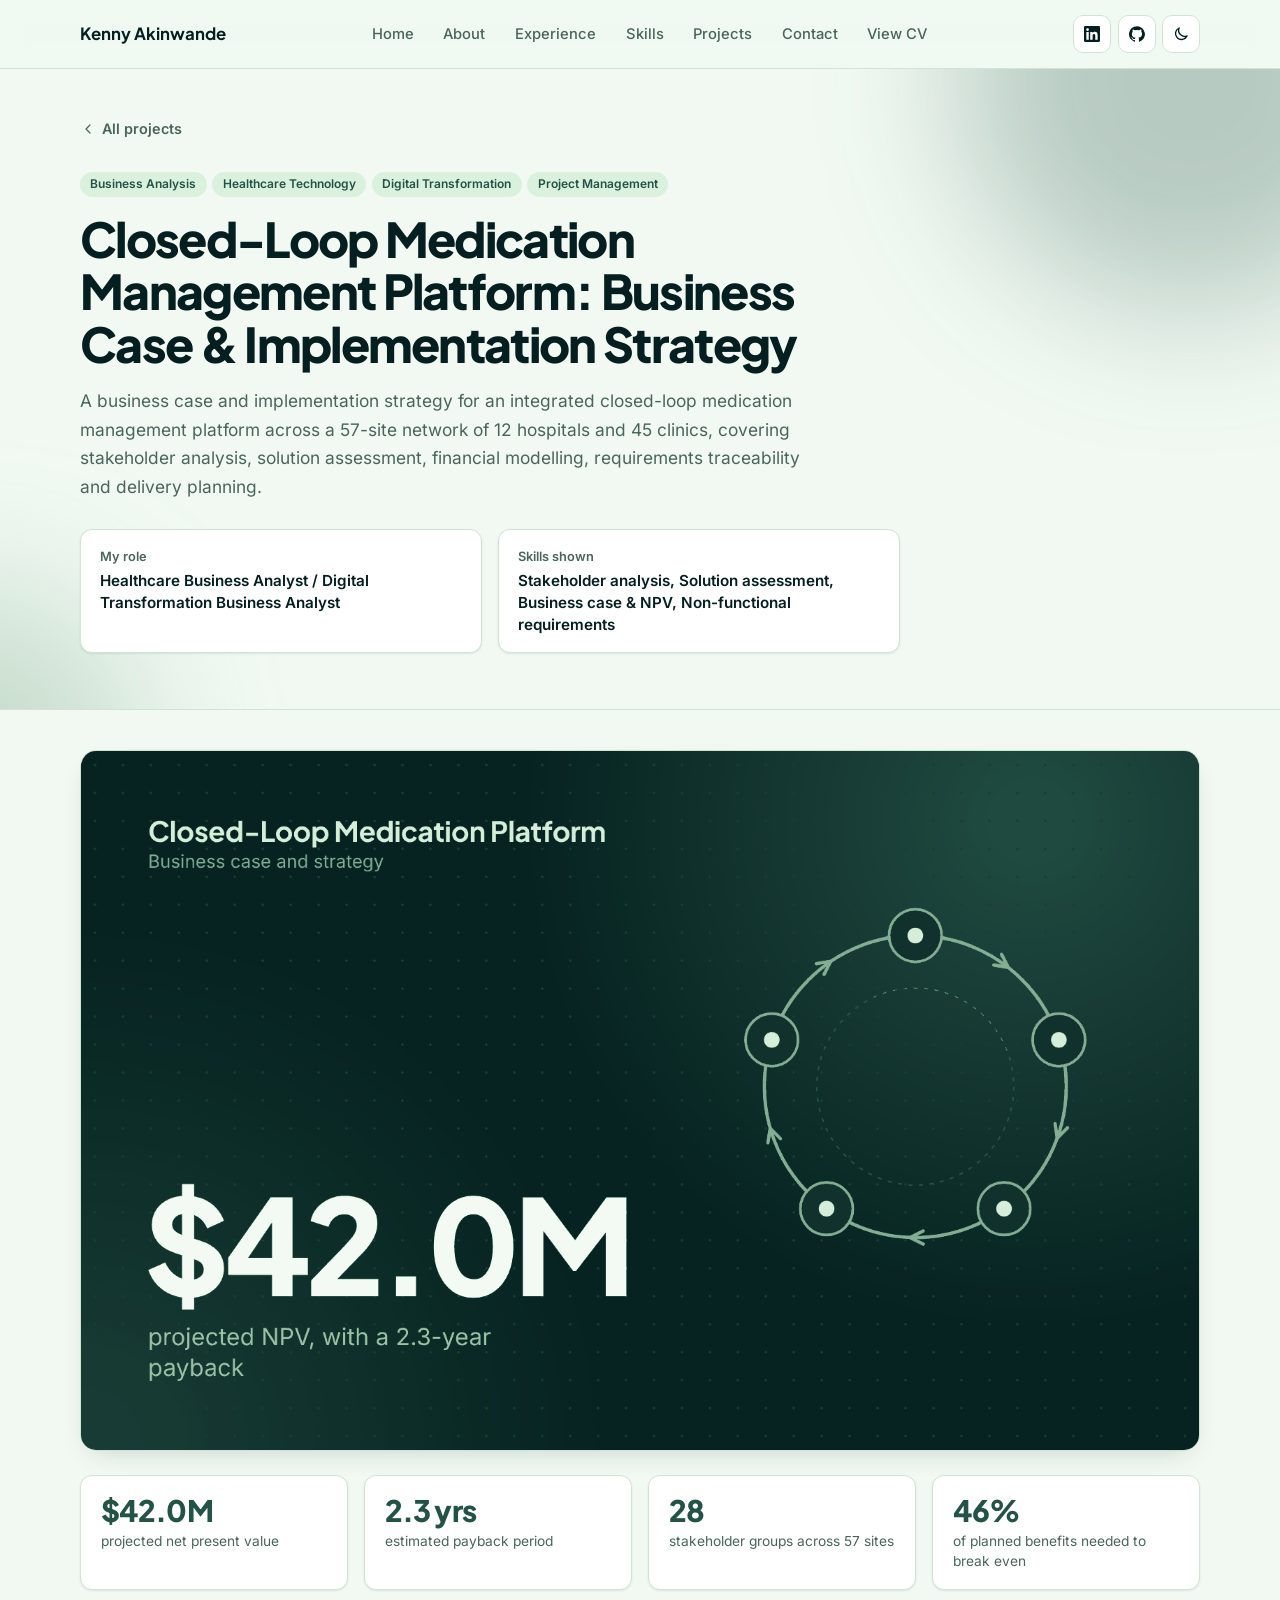
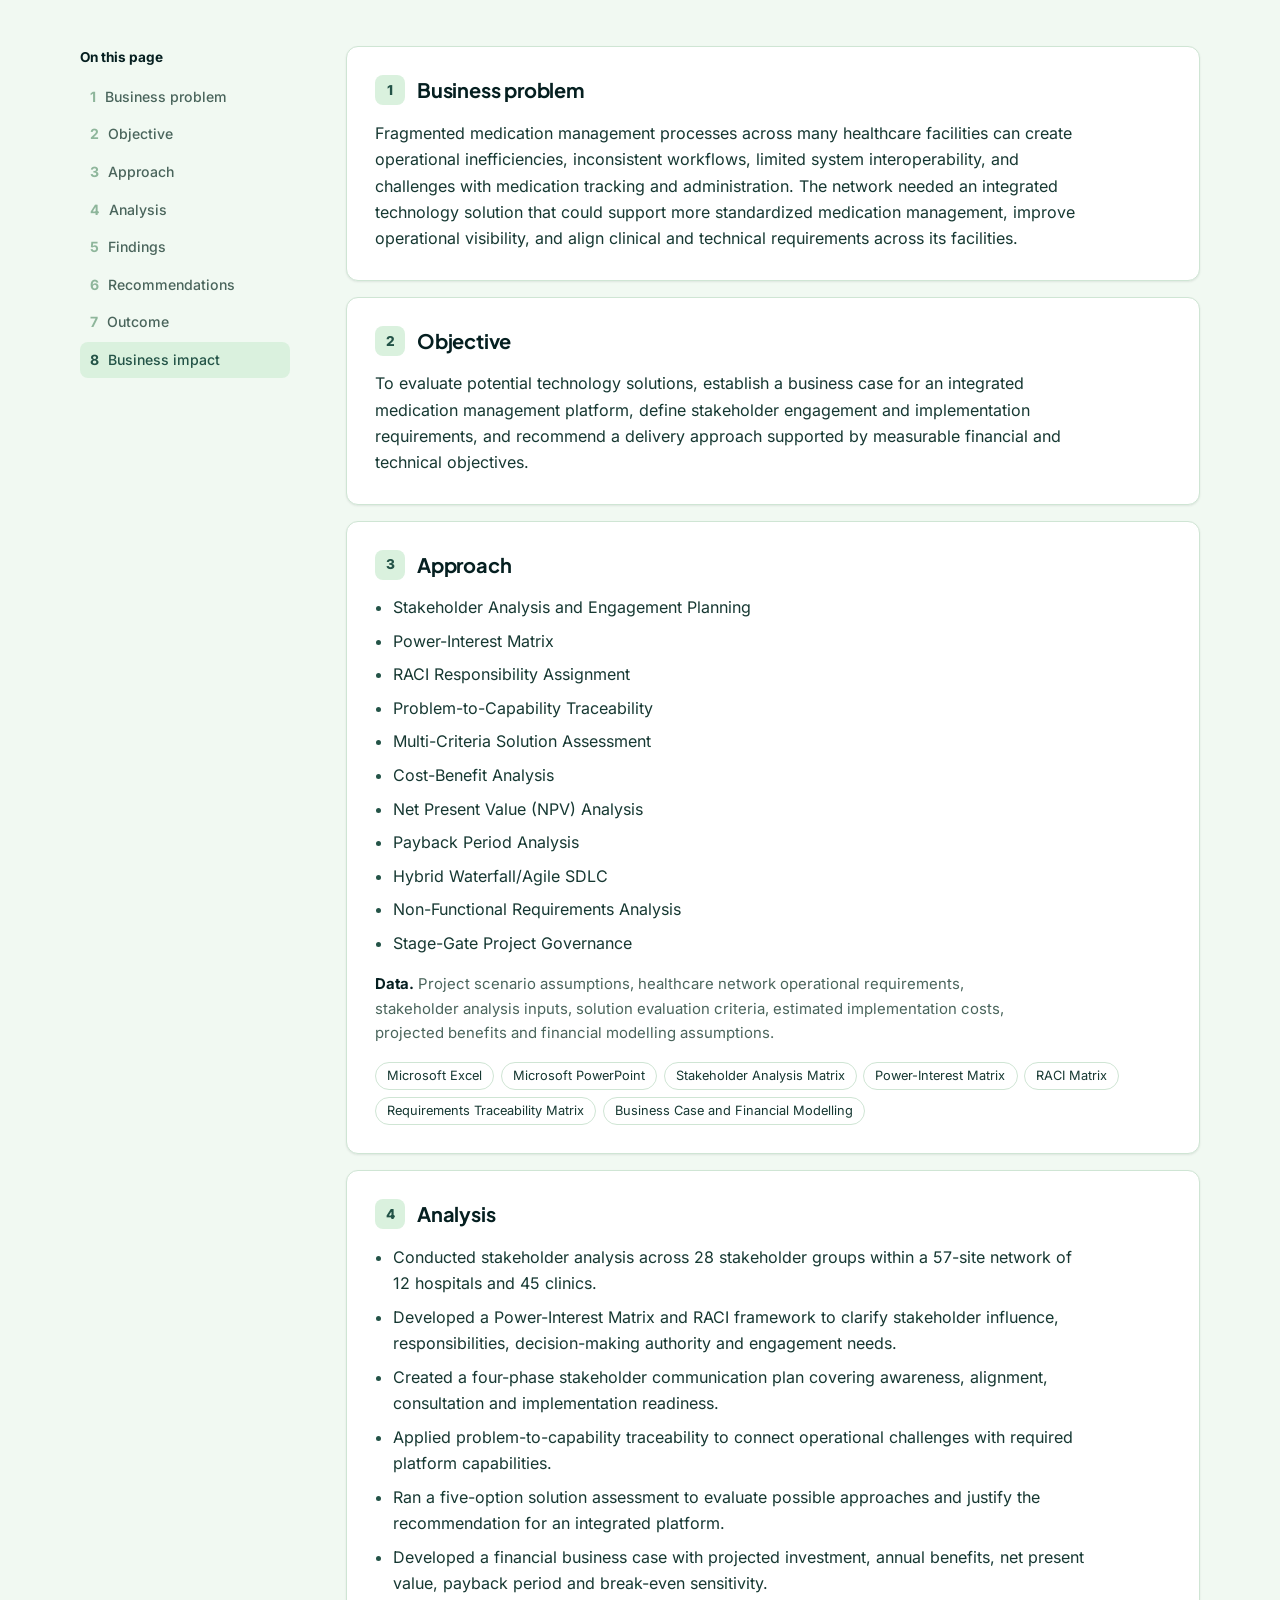
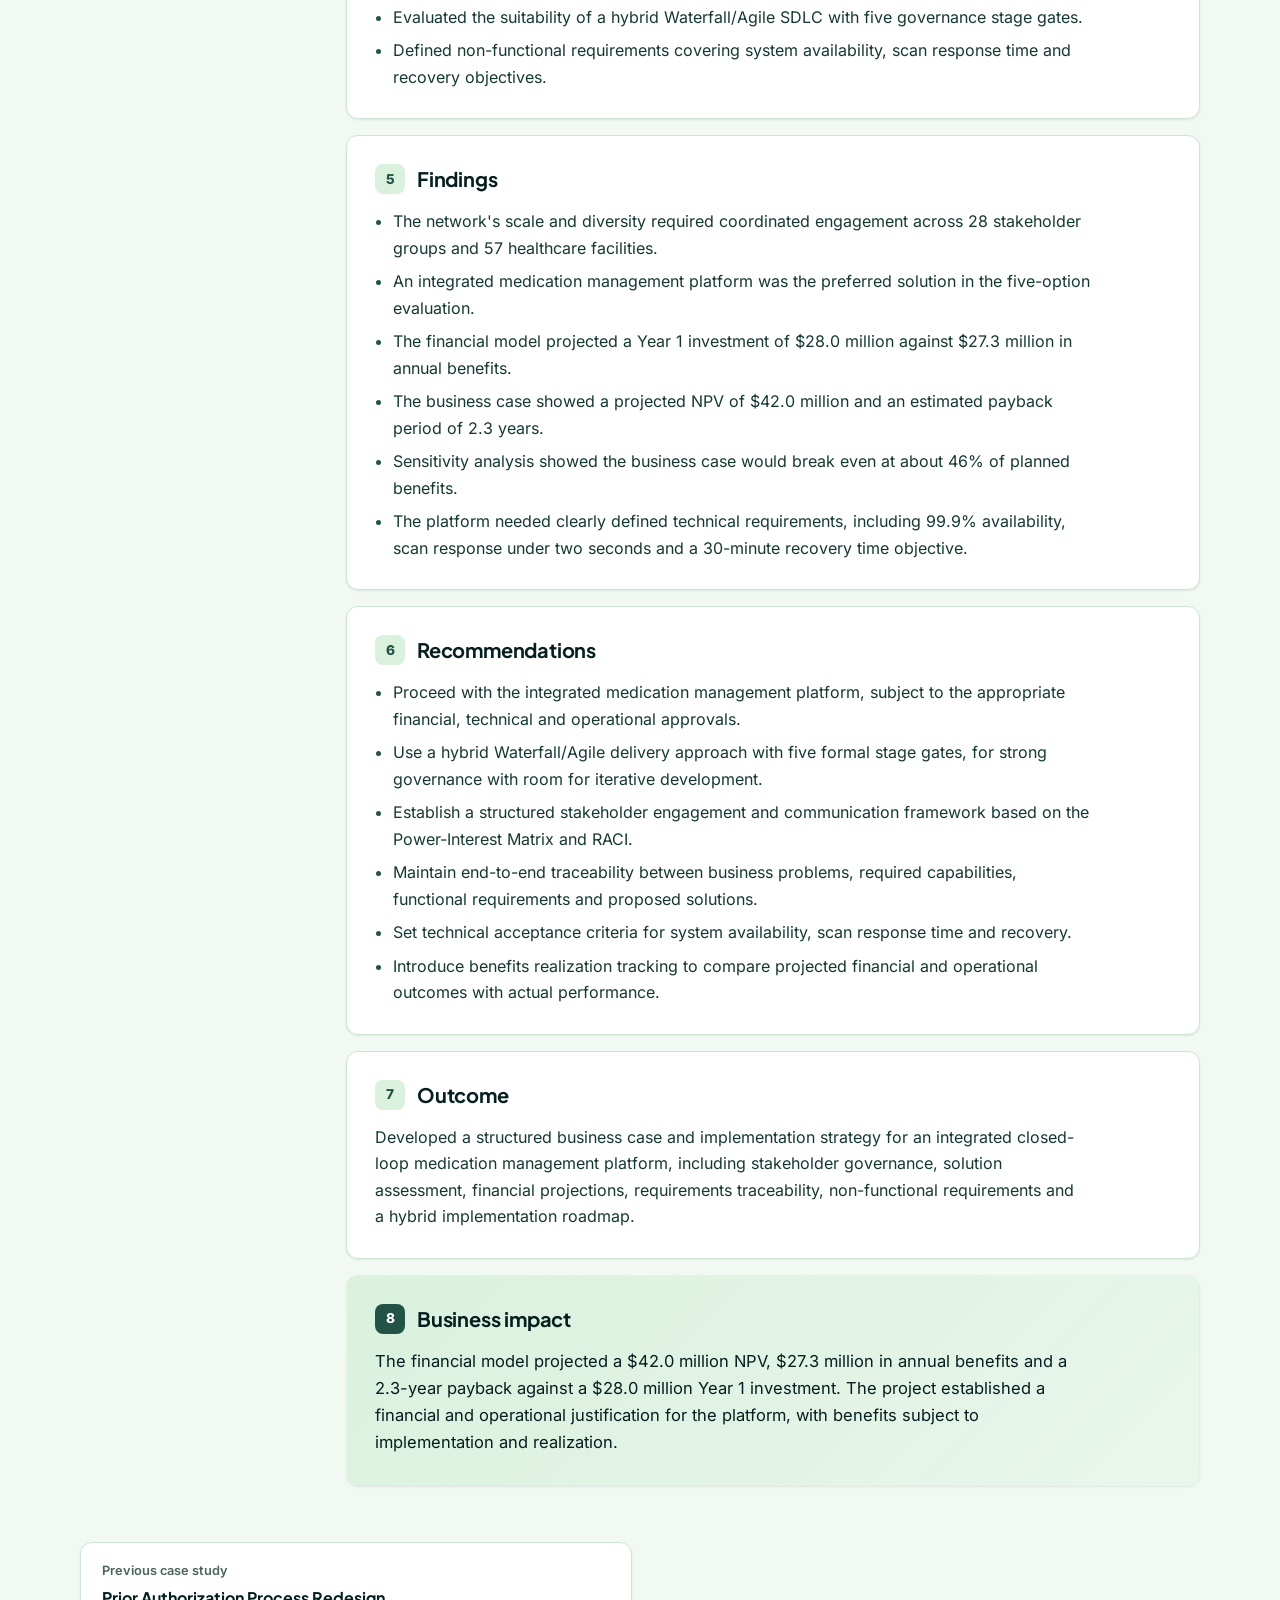
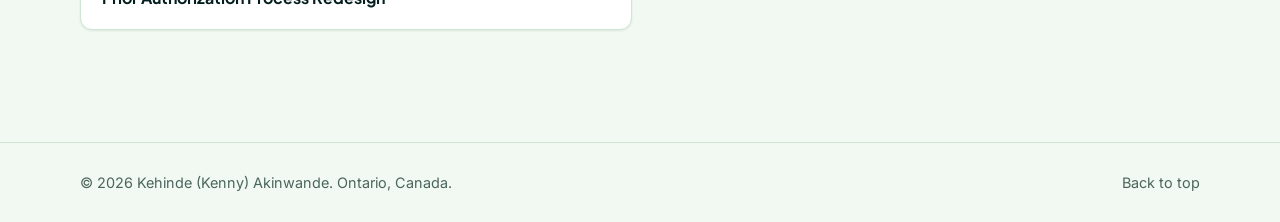
<file: projects/closed-loop-medication-platform.html>
<!DOCTYPE html>
<html lang="en-CA">
<head>
  <meta charset="utf-8">
  <meta name="viewport" content="width=device-width, initial-scale=1">
  <!-- The page title and content are filled in from assets/js/data.js -->
  <title>Closed-Loop Medication Platform | Case study | Kenny Akinwande</title>
  <meta name="description" content="A business case and implementation strategy for an integrated closed-loop medication management platform across a 57-site network of 12 hospitals and 45 clinics, covering stakeholder analysis, solution assessment, financial modelling, requirements traceability and delivery planning.">
  <meta name="author" content="Kehinde (Kenny) Akinwande">
  <meta property="og:type" content="article">
  <meta property="og:title" content="Closed-Loop Medication Platform | Kenny Akinwande">
  <meta property="og:description" content="A business case and implementation strategy for an integrated closed-loop medication management platform across a 57-site network of 12 hospitals and 45 clinics, covering stakeholder analysis, solution assessment, financial modelling, requirements traceability and delivery planning.">
  <meta property="og:image" content="https://kennyakinwande.github.io/assets/images/projects/closed-loop-medication-platform-thumbnail.png">
  <meta name="twitter:card" content="summary_large_image">
  <meta name="theme-color" content="#f1f9f2" media="(prefers-color-scheme: light)">
  <meta name="theme-color" content="#051f20" media="(prefers-color-scheme: dark)">
  <link rel="icon" href="../favicon.ico" sizes="any">
  <link rel="icon" type="image/png" sizes="32x32" href="../assets/images/favicon-32.png">
  <link rel="apple-touch-icon" href="../assets/images/apple-touch-icon.png">
  <link rel="preload" href="../assets/fonts/inter-latin-wght-normal.woff2" as="font" type="font/woff2" crossorigin>
  <link rel="preload" href="../assets/fonts/plus-jakarta-sans-latin-wght-normal.woff2" as="font" type="font/woff2" crossorigin>
  <link rel="stylesheet" href="../assets/css/style.css">
  <script>
    (function () {
      try {
        var t = localStorage.getItem("theme");
        if (t !== "light" && t !== "dark") { t = window.matchMedia("(prefers-color-scheme: dark)").matches ? "dark" : "light"; }
        document.documentElement.setAttribute("data-theme", t);
      } catch (e) { document.documentElement.setAttribute("data-theme", "light"); }
    })();
  </script>
</head>

<!-- To make a new case study: copy this file, rename it to the new project's slug,
     and change data-project below to match the slug in assets/js/data.js -->
<body data-page="case-study" data-project="closed-loop-medication-platform" data-base="../" id="top">
  <a class="skip-link" href="#main">Skip to content</a>

  <header class="site-header">
    <nav class="nav container" aria-label="Main">
      <a class="nav__brand" href="../index.html" data-profile-text="shortName">Kenny Akinwande</a>

      <div class="nav__menu" id="nav-menu">
        <ul class="nav__links">
          <li><a href="../index.html#home">Home</a></li>
          <li><a href="../index.html#about">About</a></li>
          <li><a href="../index.html#experience">Experience</a></li>
          <li><a href="../index.html#skills">Skills</a></li>
          <li><a href="../index.html#projects">Projects</a></li>
          <li><a href="../index.html#contact">Contact</a></li>
          <li><a data-profile-link="resume" href="../resume.html">View CV</a></li>
        </ul>
      </div>

      <div class="nav__actions">
        <a class="icon-btn" data-profile-link="linkedin" href="https://www.linkedin.com/in/kenny-akinwande" target="_blank" rel="noopener">
          <svg class="icon icon--fill" viewBox="0 0 24 24" aria-hidden="true"><path d="M20.45 20.45h-3.56v-5.57c0-1.33-.02-3.04-1.85-3.04-1.86 0-2.14 1.45-2.14 2.95v5.66H9.35V9h3.41v1.56h.05c.48-.9 1.64-1.85 3.37-1.85 3.6 0 4.27 2.37 4.27 5.46v6.28zM5.34 7.43a2.06 2.06 0 1 1 0-4.13 2.06 2.06 0 0 1 0 4.13zM7.12 20.45H3.56V9h3.56v11.45zM22.22 0H1.77C.79 0 0 .77 0 1.73v20.54C0 23.23.79 24 1.77 24h20.45c.98 0 1.78-.77 1.78-1.73V1.73C24 .77 23.2 0 22.22 0z"/></svg>
          <span class="visually-hidden">LinkedIn (opens in a new tab)</span>
        </a>
        <a class="icon-btn" data-profile-link="github" href="https://github.com/KennyAkinwande" target="_blank" rel="noopener">
          <svg class="icon icon--fill" viewBox="0 0 24 24" aria-hidden="true"><path d="M12 .3a12 12 0 0 0-3.8 23.38c.6.12.83-.26.83-.57L9 21.07c-3.34.72-4.04-1.61-4.04-1.61-.55-1.39-1.34-1.76-1.34-1.76-1.08-.74.09-.73.09-.73 1.2.09 1.83 1.24 1.83 1.24 1.07 1.83 2.81 1.3 3.5 1 .1-.78.42-1.31.76-1.61-2.67-.3-5.47-1.33-5.47-5.93 0-1.31.47-2.38 1.24-3.22-.14-.3-.54-1.52.1-3.18 0 0 1-.32 3.3 1.23a11.5 11.5 0 0 1 6 0c2.28-1.55 3.29-1.23 3.29-1.23.64 1.66.24 2.88.12 3.18a4.65 4.65 0 0 1 1.23 3.22c0 4.61-2.8 5.63-5.48 5.92.42.36.81 1.1.81 2.22l-.01 3.29c0 .31.2.69.82.57A12 12 0 0 0 12 .3"/></svg>
          <span class="visually-hidden">GitHub (opens in a new tab)</span>
        </a>
        <button class="icon-btn theme-toggle" type="button" aria-pressed="false">
          <svg class="icon icon--moon" viewBox="0 0 24 24" aria-hidden="true"><path d="M20 14.5A8 8 0 0 1 9.5 4a8 8 0 1 0 10.5 10.5z"/></svg>
          <svg class="icon icon--sun" viewBox="0 0 24 24" aria-hidden="true"><circle cx="12" cy="12" r="4"/><path d="M12 2v2M12 20v2M4.9 4.9l1.4 1.4M17.7 17.7l1.4 1.4M2 12h2M20 12h2M4.9 19.1l1.4-1.4M17.7 6.3l1.4-1.4"/></svg>
          <span class="visually-hidden">Dark mode</span>
        </button>
        <button class="icon-btn nav__toggle" type="button" aria-expanded="false" aria-controls="nav-menu">
          <span class="visually-hidden">Menu</span>
          <svg class="icon icon--menu" viewBox="0 0 24 24" aria-hidden="true"><path d="M4 7h16M4 12h16M4 17h16"/></svg>
          <svg class="icon icon--close" viewBox="0 0 24 24" aria-hidden="true"><path d="M6 6l12 12M18 6L6 18"/></svg>
        </button>
      </div>
    </nav>
  </header>

  <main id="main">
    <div id="case-study">
      <noscript>
        <div class="container notice">
          <h1 class="case__title">Closed-Loop Medication Platform</h1>
          <p class="case__summary">A business case and implementation strategy for an integrated closed-loop medication management platform across a 57-site network of 12 hospitals and 45 clinics, covering stakeholder analysis, solution assessment, financial modelling, requirements traceability and delivery planning.</p>
          <p class="case__summary">Turn on JavaScript to read the full case study, or <a href="../resume.html">view the CV</a>.</p>
        </div>
      </noscript>
    </div>
  </main>

  <footer class="site-footer">
    <div class="container site-footer__inner">
      <p>&copy; <span data-year>2026</span> <span data-profile-text="name">Kehinde (Kenny) Akinwande</span>. <span data-profile-text="location">Ontario, Canada</span>.</p>
      <a href="#top">Back to top</a>
    </div>
  </footer>

  <script src="../assets/js/data.js"></script>
  <script src="../assets/js/script.js"></script>
</body>
</html>
</file>
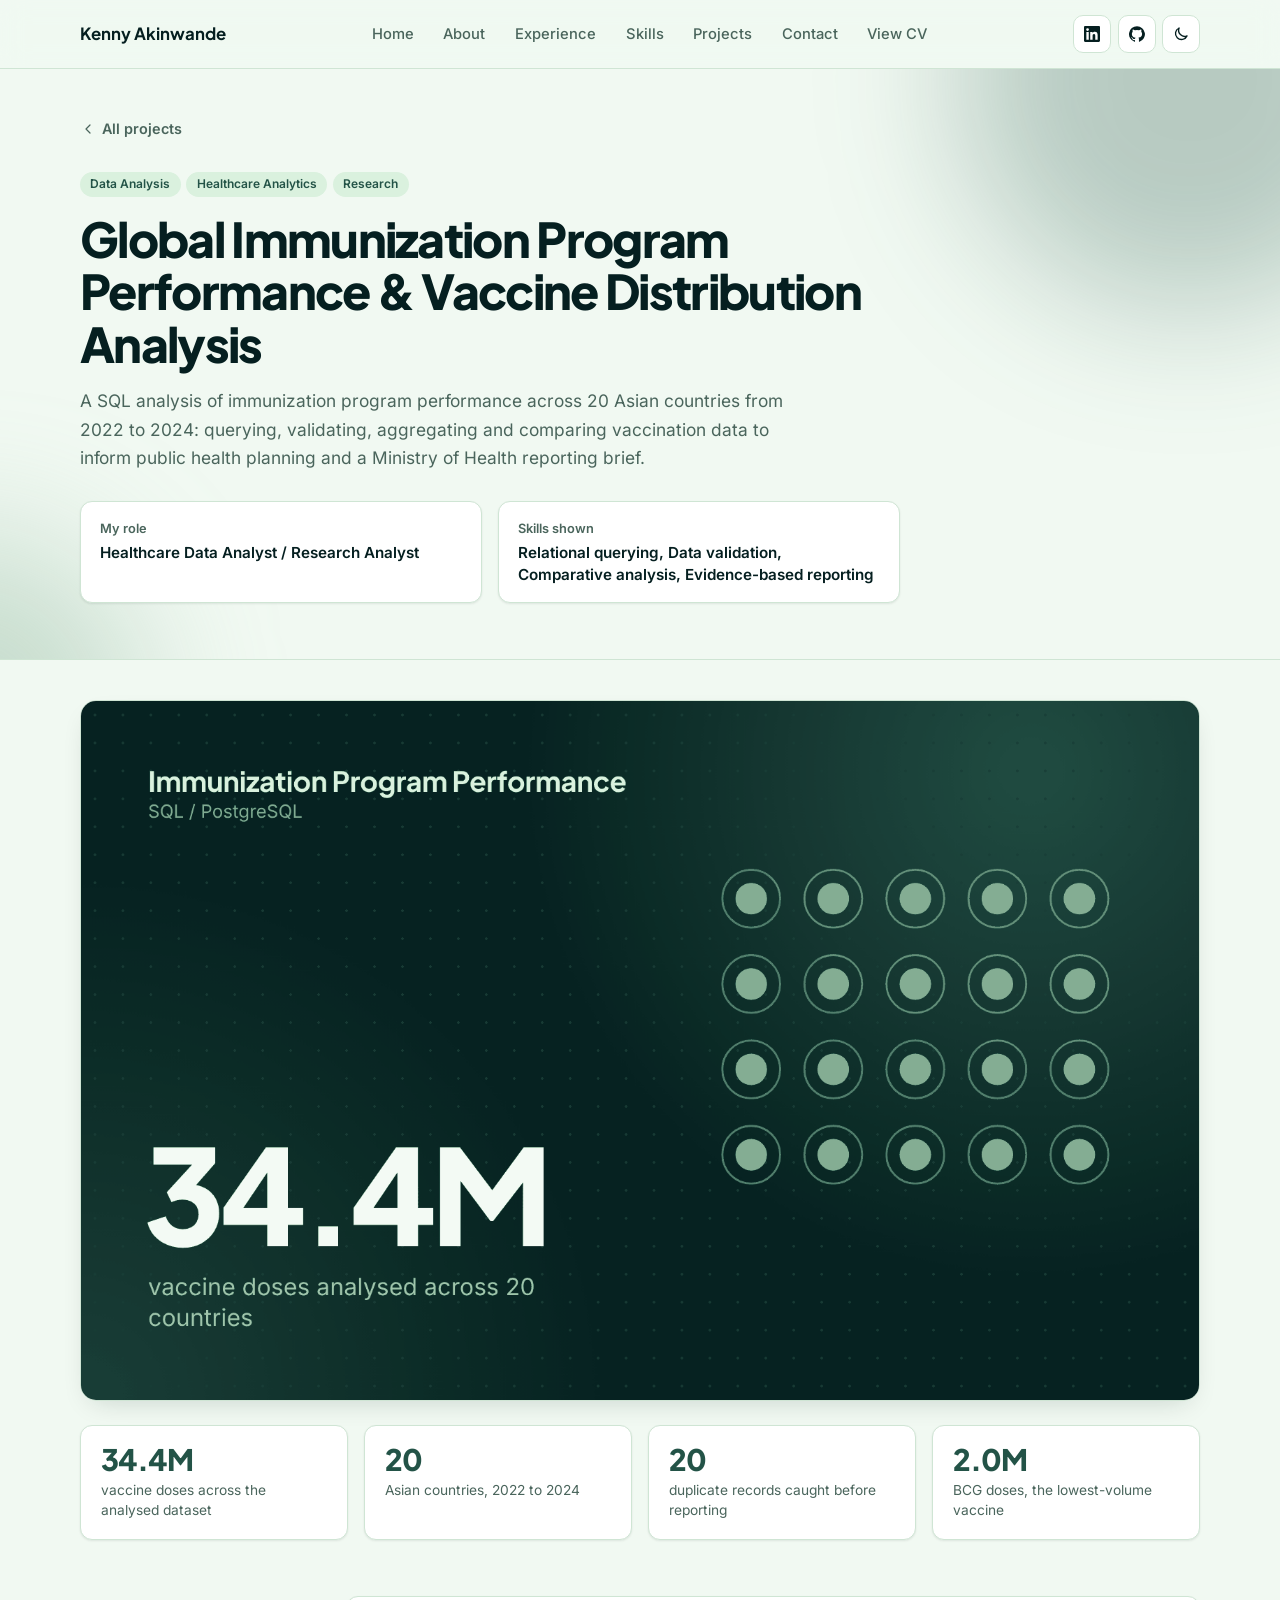
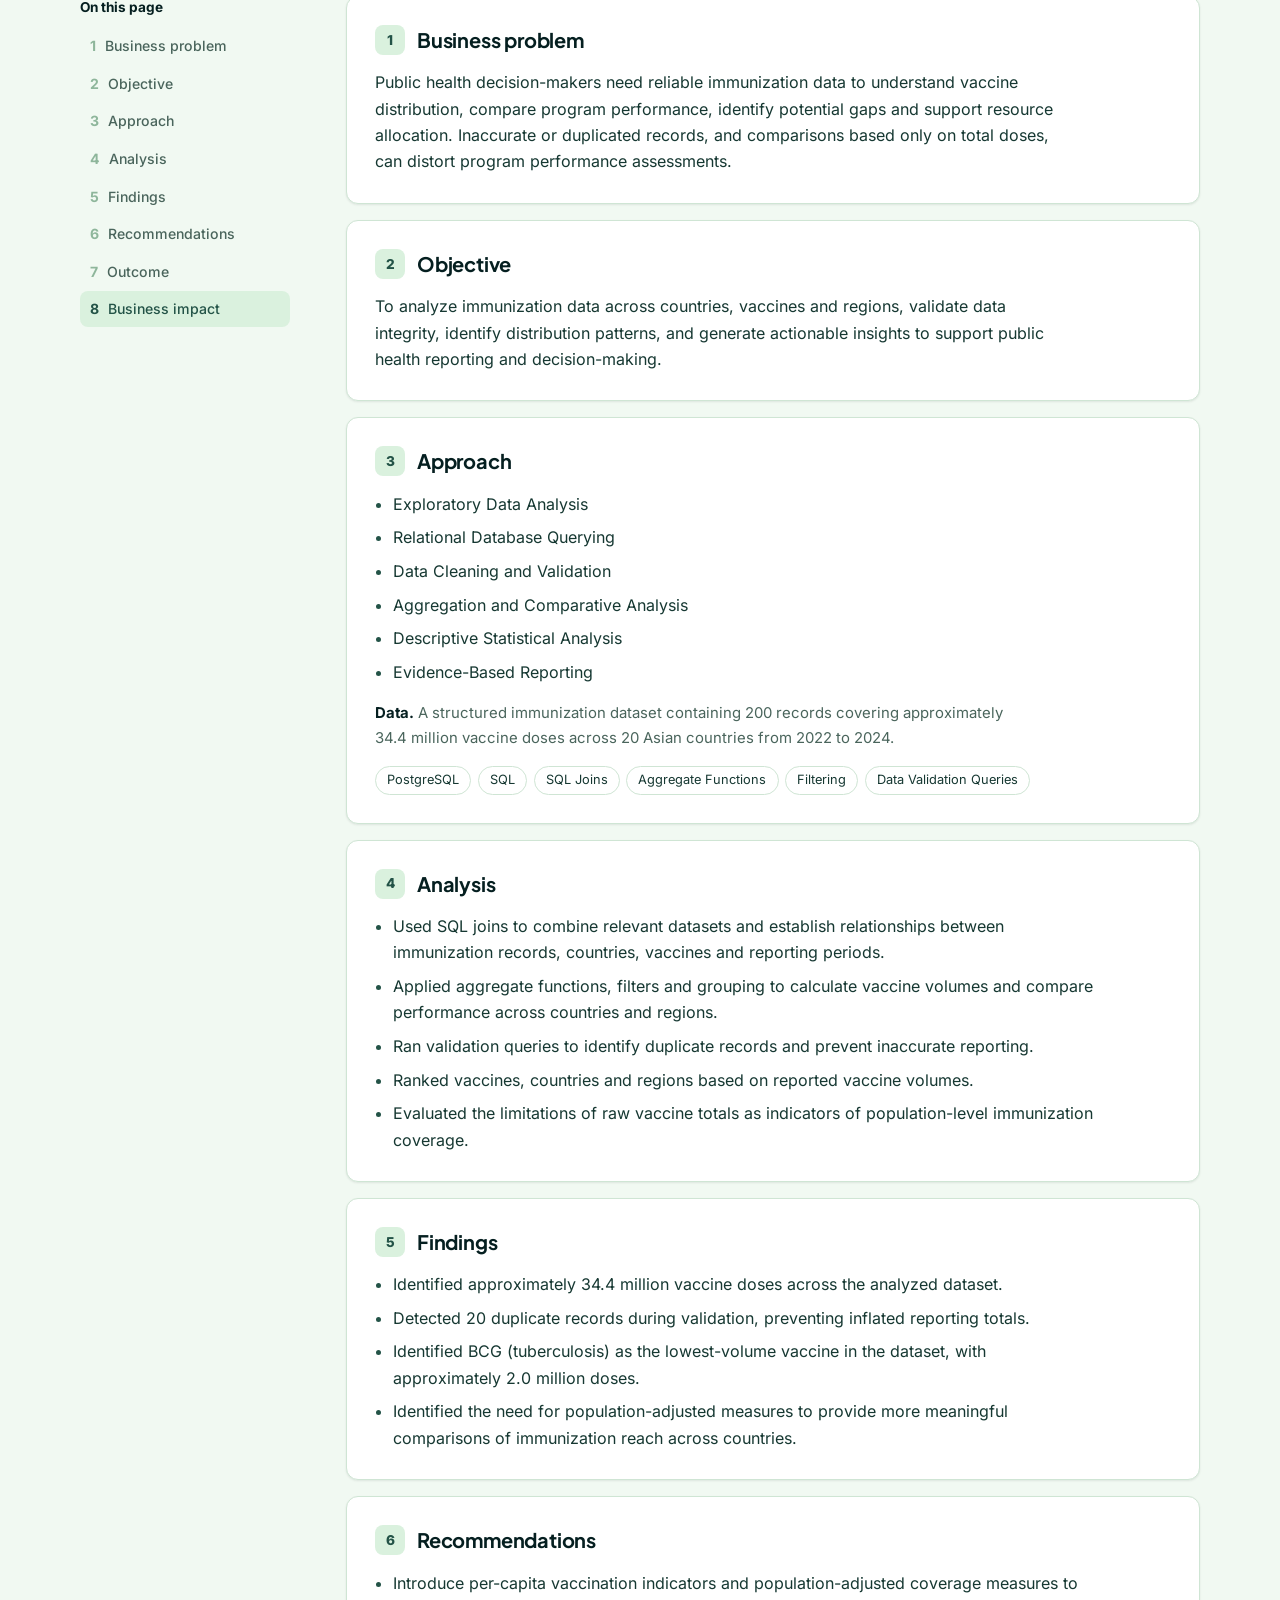
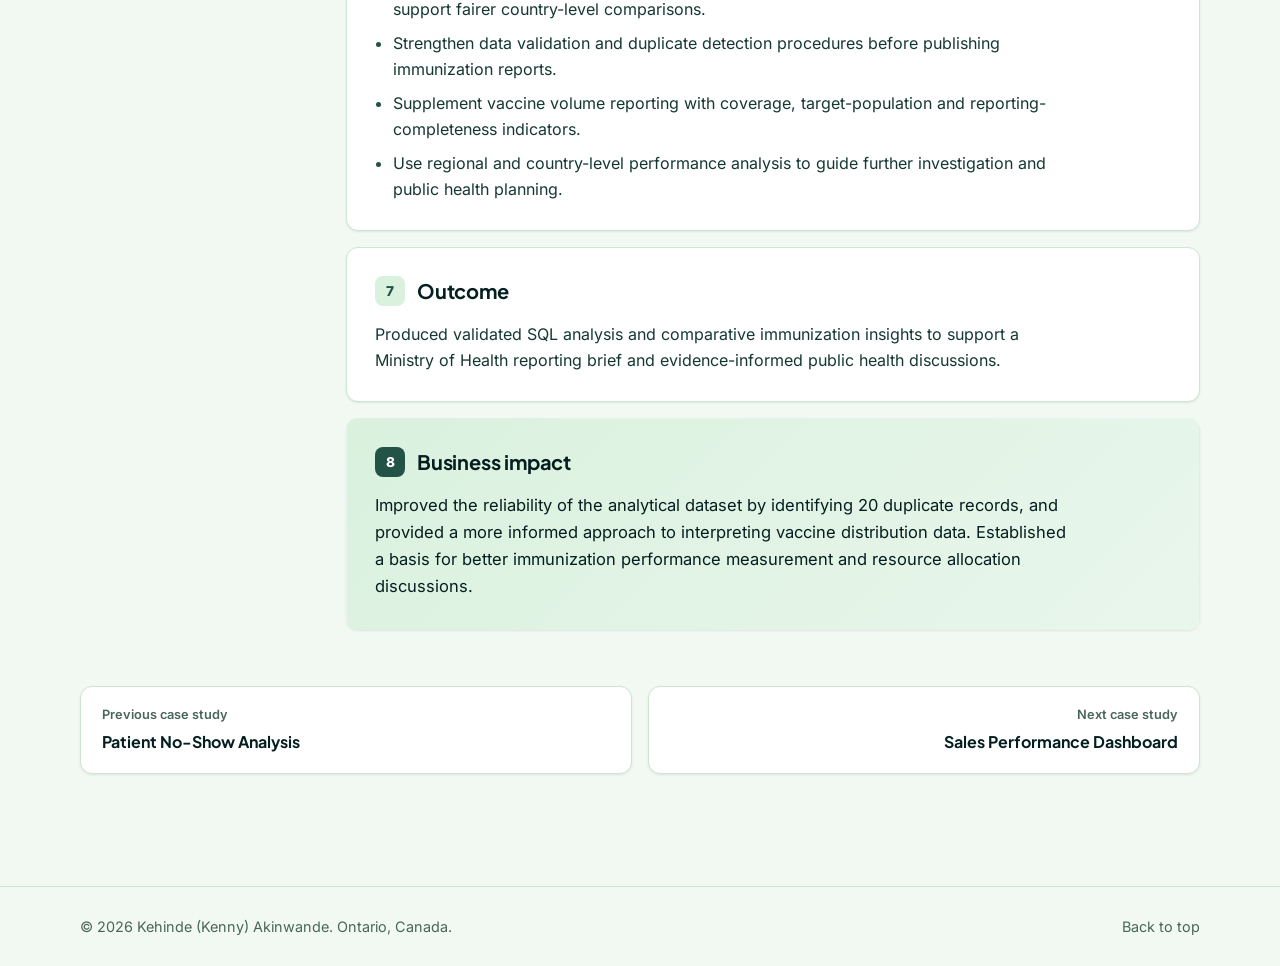
<file: projects/immunization-program-performance.html>
<!DOCTYPE html>
<html lang="en-CA">
<head>
  <meta charset="utf-8">
  <meta name="viewport" content="width=device-width, initial-scale=1">
  <!-- The page title and content are filled in from assets/js/data.js -->
  <title>Immunization Program Performance | Case study | Kenny Akinwande</title>
  <meta name="description" content="A SQL analysis of immunization program performance across 20 Asian countries from 2022 to 2024: querying, validating, aggregating and comparing vaccination data to inform public health planning and a Ministry of Health reporting brief.">
  <meta name="author" content="Kehinde (Kenny) Akinwande">
  <meta property="og:type" content="article">
  <meta property="og:title" content="Immunization Program Performance | Kenny Akinwande">
  <meta property="og:description" content="A SQL analysis of immunization program performance across 20 Asian countries from 2022 to 2024: querying, validating, aggregating and comparing vaccination data to inform public health planning and a Ministry of Health reporting brief.">
  <meta property="og:image" content="https://kennyakinwande.github.io/assets/images/projects/immunization-program-performance-thumbnail.png">
  <meta name="twitter:card" content="summary_large_image">
  <meta name="theme-color" content="#f1f9f2" media="(prefers-color-scheme: light)">
  <meta name="theme-color" content="#051f20" media="(prefers-color-scheme: dark)">
  <link rel="icon" href="../favicon.ico" sizes="any">
  <link rel="icon" type="image/png" sizes="32x32" href="../assets/images/favicon-32.png">
  <link rel="apple-touch-icon" href="../assets/images/apple-touch-icon.png">
  <link rel="preload" href="../assets/fonts/inter-latin-wght-normal.woff2" as="font" type="font/woff2" crossorigin>
  <link rel="preload" href="../assets/fonts/plus-jakarta-sans-latin-wght-normal.woff2" as="font" type="font/woff2" crossorigin>
  <link rel="stylesheet" href="../assets/css/style.css">
  <script>
    (function () {
      try {
        var t = localStorage.getItem("theme");
        if (t !== "light" && t !== "dark") { t = window.matchMedia("(prefers-color-scheme: dark)").matches ? "dark" : "light"; }
        document.documentElement.setAttribute("data-theme", t);
      } catch (e) { document.documentElement.setAttribute("data-theme", "light"); }
    })();
  </script>
</head>

<!-- To make a new case study: copy this file, rename it to the new project's slug,
     and change data-project below to match the slug in assets/js/data.js -->
<body data-page="case-study" data-project="immunization-program-performance" data-base="../" id="top">
  <a class="skip-link" href="#main">Skip to content</a>

  <header class="site-header">
    <nav class="nav container" aria-label="Main">
      <a class="nav__brand" href="../index.html" data-profile-text="shortName">Kenny Akinwande</a>

      <div class="nav__menu" id="nav-menu">
        <ul class="nav__links">
          <li><a href="../index.html#home">Home</a></li>
          <li><a href="../index.html#about">About</a></li>
          <li><a href="../index.html#experience">Experience</a></li>
          <li><a href="../index.html#skills">Skills</a></li>
          <li><a href="../index.html#projects">Projects</a></li>
          <li><a href="../index.html#contact">Contact</a></li>
          <li><a data-profile-link="resume" href="../resume.html">View CV</a></li>
        </ul>
      </div>

      <div class="nav__actions">
        <a class="icon-btn" data-profile-link="linkedin" href="https://www.linkedin.com/in/kenny-akinwande" target="_blank" rel="noopener">
          <svg class="icon icon--fill" viewBox="0 0 24 24" aria-hidden="true"><path d="M20.45 20.45h-3.56v-5.57c0-1.33-.02-3.04-1.85-3.04-1.86 0-2.14 1.45-2.14 2.95v5.66H9.35V9h3.41v1.56h.05c.48-.9 1.64-1.85 3.37-1.85 3.6 0 4.27 2.37 4.27 5.46v6.28zM5.34 7.43a2.06 2.06 0 1 1 0-4.13 2.06 2.06 0 0 1 0 4.13zM7.12 20.45H3.56V9h3.56v11.45zM22.22 0H1.77C.79 0 0 .77 0 1.73v20.54C0 23.23.79 24 1.77 24h20.45c.98 0 1.78-.77 1.78-1.73V1.73C24 .77 23.2 0 22.22 0z"/></svg>
          <span class="visually-hidden">LinkedIn (opens in a new tab)</span>
        </a>
        <a class="icon-btn" data-profile-link="github" href="https://github.com/KennyAkinwande" target="_blank" rel="noopener">
          <svg class="icon icon--fill" viewBox="0 0 24 24" aria-hidden="true"><path d="M12 .3a12 12 0 0 0-3.8 23.38c.6.12.83-.26.83-.57L9 21.07c-3.34.72-4.04-1.61-4.04-1.61-.55-1.39-1.34-1.76-1.34-1.76-1.08-.74.09-.73.09-.73 1.2.09 1.83 1.24 1.83 1.24 1.07 1.83 2.81 1.3 3.5 1 .1-.78.42-1.31.76-1.61-2.67-.3-5.47-1.33-5.47-5.93 0-1.31.47-2.38 1.24-3.22-.14-.3-.54-1.52.1-3.18 0 0 1-.32 3.3 1.23a11.5 11.5 0 0 1 6 0c2.28-1.55 3.29-1.23 3.29-1.23.64 1.66.24 2.88.12 3.18a4.65 4.65 0 0 1 1.23 3.22c0 4.61-2.8 5.63-5.48 5.92.42.36.81 1.1.81 2.22l-.01 3.29c0 .31.2.69.82.57A12 12 0 0 0 12 .3"/></svg>
          <span class="visually-hidden">GitHub (opens in a new tab)</span>
        </a>
        <button class="icon-btn theme-toggle" type="button" aria-pressed="false">
          <svg class="icon icon--moon" viewBox="0 0 24 24" aria-hidden="true"><path d="M20 14.5A8 8 0 0 1 9.5 4a8 8 0 1 0 10.5 10.5z"/></svg>
          <svg class="icon icon--sun" viewBox="0 0 24 24" aria-hidden="true"><circle cx="12" cy="12" r="4"/><path d="M12 2v2M12 20v2M4.9 4.9l1.4 1.4M17.7 17.7l1.4 1.4M2 12h2M20 12h2M4.9 19.1l1.4-1.4M17.7 6.3l1.4-1.4"/></svg>
          <span class="visually-hidden">Dark mode</span>
        </button>
        <button class="icon-btn nav__toggle" type="button" aria-expanded="false" aria-controls="nav-menu">
          <span class="visually-hidden">Menu</span>
          <svg class="icon icon--menu" viewBox="0 0 24 24" aria-hidden="true"><path d="M4 7h16M4 12h16M4 17h16"/></svg>
          <svg class="icon icon--close" viewBox="0 0 24 24" aria-hidden="true"><path d="M6 6l12 12M18 6L6 18"/></svg>
        </button>
      </div>
    </nav>
  </header>

  <main id="main">
    <div id="case-study">
      <noscript>
        <div class="container notice">
          <h1 class="case__title">Immunization Program Performance</h1>
          <p class="case__summary">A SQL analysis of immunization program performance across 20 Asian countries from 2022 to 2024: querying, validating, aggregating and comparing vaccination data to inform public health planning and a Ministry of Health reporting brief.</p>
          <p class="case__summary">Turn on JavaScript to read the full case study, or <a href="../resume.html">view the CV</a>.</p>
        </div>
      </noscript>
    </div>
  </main>

  <footer class="site-footer">
    <div class="container site-footer__inner">
      <p>&copy; <span data-year>2026</span> <span data-profile-text="name">Kehinde (Kenny) Akinwande</span>. <span data-profile-text="location">Ontario, Canada</span>.</p>
      <a href="#top">Back to top</a>
    </div>
  </footer>

  <script src="../assets/js/data.js"></script>
  <script src="../assets/js/script.js"></script>
</body>
</html>
</file>
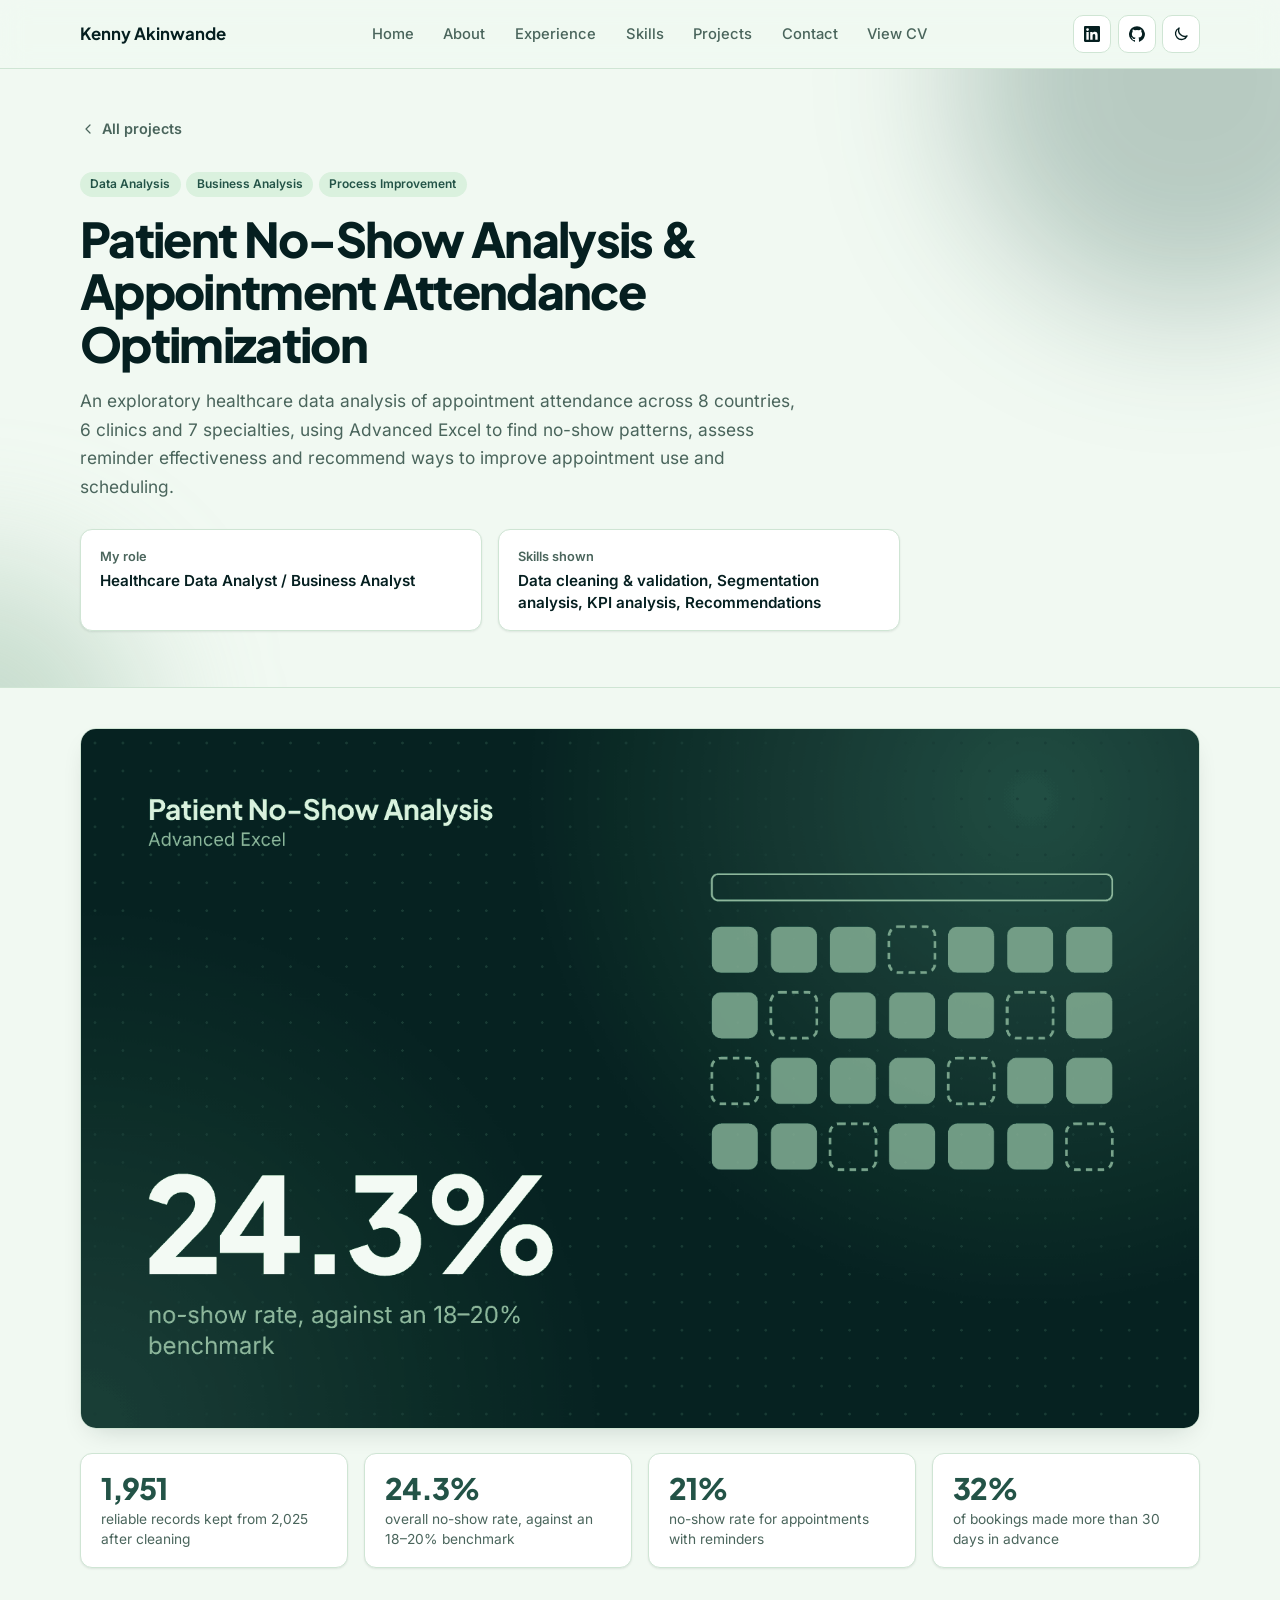
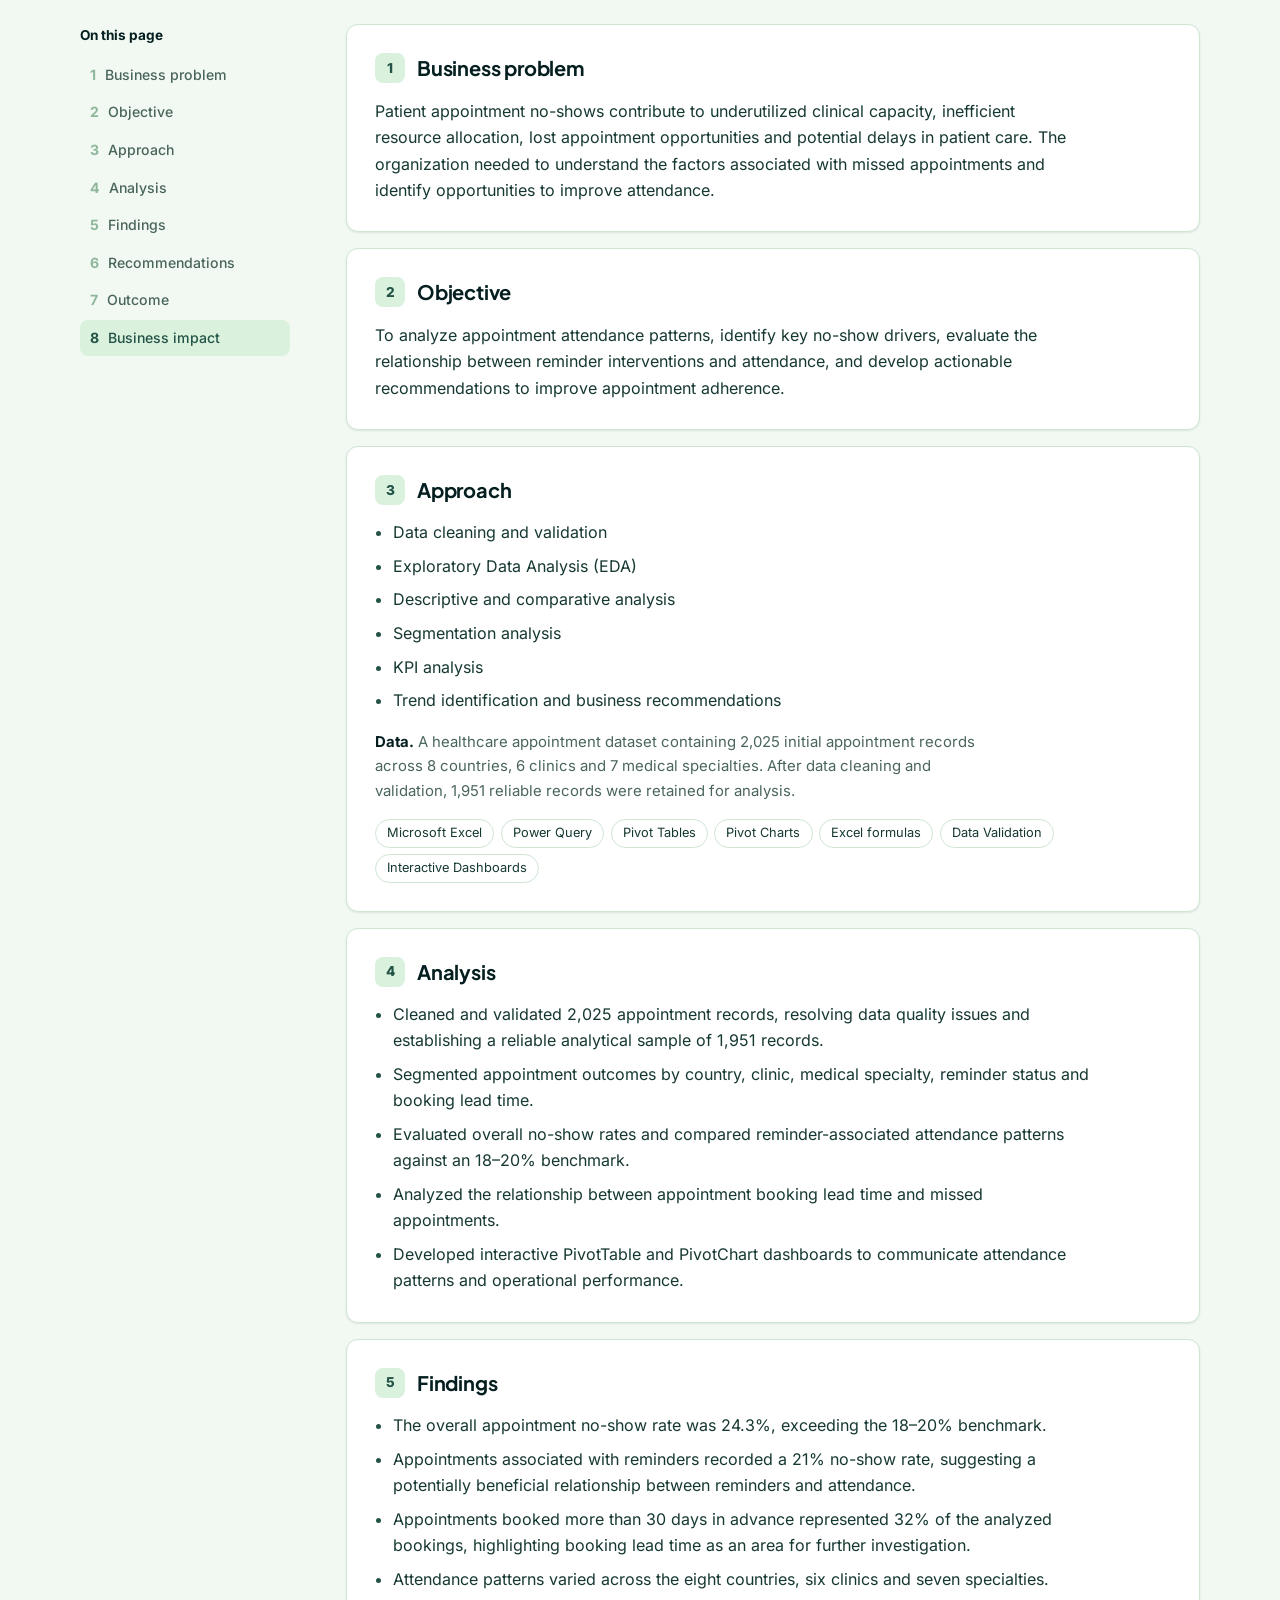
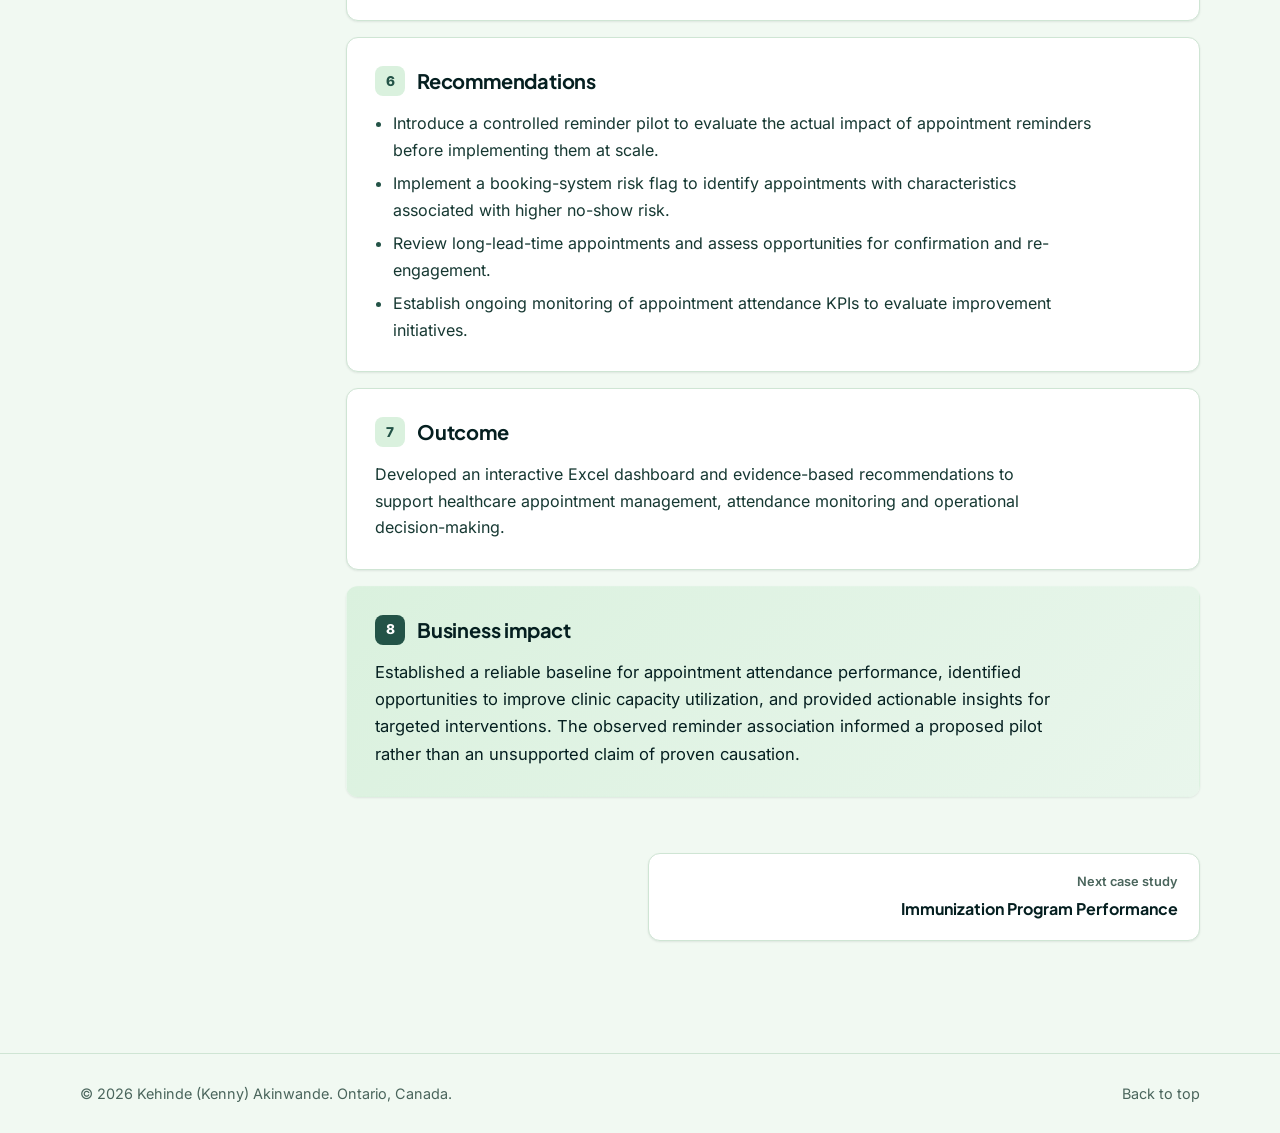
<file: projects/patient-no-show-analysis.html>
<!DOCTYPE html>
<html lang="en-CA">
<head>
  <meta charset="utf-8">
  <meta name="viewport" content="width=device-width, initial-scale=1">
  <!-- The page title and content are filled in from assets/js/data.js -->
  <title>Patient No-Show Analysis | Case study | Kenny Akinwande</title>
  <meta name="description" content="An exploratory healthcare data analysis of appointment attendance across 8 countries, 6 clinics and 7 specialties, using Advanced Excel to find no-show patterns, assess reminder effectiveness and recommend ways to improve appointment use and scheduling.">
  <meta name="author" content="Kehinde (Kenny) Akinwande">
  <meta property="og:type" content="article">
  <meta property="og:title" content="Patient No-Show Analysis | Kenny Akinwande">
  <meta property="og:description" content="An exploratory healthcare data analysis of appointment attendance across 8 countries, 6 clinics and 7 specialties, using Advanced Excel to find no-show patterns, assess reminder effectiveness and recommend ways to improve appointment use and scheduling.">
  <meta property="og:image" content="https://kennyakinwande.github.io/assets/images/projects/patient-no-show-analysis-thumbnail.png">
  <meta name="twitter:card" content="summary_large_image">
  <meta name="theme-color" content="#f1f9f2" media="(prefers-color-scheme: light)">
  <meta name="theme-color" content="#051f20" media="(prefers-color-scheme: dark)">
  <link rel="icon" href="../favicon.ico" sizes="any">
  <link rel="icon" type="image/png" sizes="32x32" href="../assets/images/favicon-32.png">
  <link rel="apple-touch-icon" href="../assets/images/apple-touch-icon.png">
  <link rel="preload" href="../assets/fonts/inter-latin-wght-normal.woff2" as="font" type="font/woff2" crossorigin>
  <link rel="preload" href="../assets/fonts/plus-jakarta-sans-latin-wght-normal.woff2" as="font" type="font/woff2" crossorigin>
  <link rel="stylesheet" href="../assets/css/style.css">
  <script>
    (function () {
      try {
        var t = localStorage.getItem("theme");
        if (t !== "light" && t !== "dark") { t = window.matchMedia("(prefers-color-scheme: dark)").matches ? "dark" : "light"; }
        document.documentElement.setAttribute("data-theme", t);
      } catch (e) { document.documentElement.setAttribute("data-theme", "light"); }
    })();
  </script>
</head>

<!-- To make a new case study: copy this file, rename it to the new project's slug,
     and change data-project below to match the slug in assets/js/data.js -->
<body data-page="case-study" data-project="patient-no-show-analysis" data-base="../" id="top">
  <a class="skip-link" href="#main">Skip to content</a>

  <header class="site-header">
    <nav class="nav container" aria-label="Main">
      <a class="nav__brand" href="../index.html" data-profile-text="shortName">Kenny Akinwande</a>

      <div class="nav__menu" id="nav-menu">
        <ul class="nav__links">
          <li><a href="../index.html#home">Home</a></li>
          <li><a href="../index.html#about">About</a></li>
          <li><a href="../index.html#experience">Experience</a></li>
          <li><a href="../index.html#skills">Skills</a></li>
          <li><a href="../index.html#projects">Projects</a></li>
          <li><a href="../index.html#contact">Contact</a></li>
          <li><a data-profile-link="resume" href="../resume.html">View CV</a></li>
        </ul>
      </div>

      <div class="nav__actions">
        <a class="icon-btn" data-profile-link="linkedin" href="https://www.linkedin.com/in/kenny-akinwande" target="_blank" rel="noopener">
          <svg class="icon icon--fill" viewBox="0 0 24 24" aria-hidden="true"><path d="M20.45 20.45h-3.56v-5.57c0-1.33-.02-3.04-1.85-3.04-1.86 0-2.14 1.45-2.14 2.95v5.66H9.35V9h3.41v1.56h.05c.48-.9 1.64-1.85 3.37-1.85 3.6 0 4.27 2.37 4.27 5.46v6.28zM5.34 7.43a2.06 2.06 0 1 1 0-4.13 2.06 2.06 0 0 1 0 4.13zM7.12 20.45H3.56V9h3.56v11.45zM22.22 0H1.77C.79 0 0 .77 0 1.73v20.54C0 23.23.79 24 1.77 24h20.45c.98 0 1.78-.77 1.78-1.73V1.73C24 .77 23.2 0 22.22 0z"/></svg>
          <span class="visually-hidden">LinkedIn (opens in a new tab)</span>
        </a>
        <a class="icon-btn" data-profile-link="github" href="https://github.com/KennyAkinwande" target="_blank" rel="noopener">
          <svg class="icon icon--fill" viewBox="0 0 24 24" aria-hidden="true"><path d="M12 .3a12 12 0 0 0-3.8 23.38c.6.12.83-.26.83-.57L9 21.07c-3.34.72-4.04-1.61-4.04-1.61-.55-1.39-1.34-1.76-1.34-1.76-1.08-.74.09-.73.09-.73 1.2.09 1.83 1.24 1.83 1.24 1.07 1.83 2.81 1.3 3.5 1 .1-.78.42-1.31.76-1.61-2.67-.3-5.47-1.33-5.47-5.93 0-1.31.47-2.38 1.24-3.22-.14-.3-.54-1.52.1-3.18 0 0 1-.32 3.3 1.23a11.5 11.5 0 0 1 6 0c2.28-1.55 3.29-1.23 3.29-1.23.64 1.66.24 2.88.12 3.18a4.65 4.65 0 0 1 1.23 3.22c0 4.61-2.8 5.63-5.48 5.92.42.36.81 1.1.81 2.22l-.01 3.29c0 .31.2.69.82.57A12 12 0 0 0 12 .3"/></svg>
          <span class="visually-hidden">GitHub (opens in a new tab)</span>
        </a>
        <button class="icon-btn theme-toggle" type="button" aria-pressed="false">
          <svg class="icon icon--moon" viewBox="0 0 24 24" aria-hidden="true"><path d="M20 14.5A8 8 0 0 1 9.5 4a8 8 0 1 0 10.5 10.5z"/></svg>
          <svg class="icon icon--sun" viewBox="0 0 24 24" aria-hidden="true"><circle cx="12" cy="12" r="4"/><path d="M12 2v2M12 20v2M4.9 4.9l1.4 1.4M17.7 17.7l1.4 1.4M2 12h2M20 12h2M4.9 19.1l1.4-1.4M17.7 6.3l1.4-1.4"/></svg>
          <span class="visually-hidden">Dark mode</span>
        </button>
        <button class="icon-btn nav__toggle" type="button" aria-expanded="false" aria-controls="nav-menu">
          <span class="visually-hidden">Menu</span>
          <svg class="icon icon--menu" viewBox="0 0 24 24" aria-hidden="true"><path d="M4 7h16M4 12h16M4 17h16"/></svg>
          <svg class="icon icon--close" viewBox="0 0 24 24" aria-hidden="true"><path d="M6 6l12 12M18 6L6 18"/></svg>
        </button>
      </div>
    </nav>
  </header>

  <main id="main">
    <div id="case-study">
      <noscript>
        <div class="container notice">
          <h1 class="case__title">Patient No-Show Analysis</h1>
          <p class="case__summary">An exploratory healthcare data analysis of appointment attendance across 8 countries, 6 clinics and 7 specialties, using Advanced Excel to find no-show patterns, assess reminder effectiveness and recommend ways to improve appointment use and scheduling.</p>
          <p class="case__summary">Turn on JavaScript to read the full case study, or <a href="../resume.html">view the CV</a>.</p>
        </div>
      </noscript>
    </div>
  </main>

  <footer class="site-footer">
    <div class="container site-footer__inner">
      <p>&copy; <span data-year>2026</span> <span data-profile-text="name">Kehinde (Kenny) Akinwande</span>. <span data-profile-text="location">Ontario, Canada</span>.</p>
      <a href="#top">Back to top</a>
    </div>
  </footer>

  <script src="../assets/js/data.js"></script>
  <script src="../assets/js/script.js"></script>
</body>
</html>
</file>
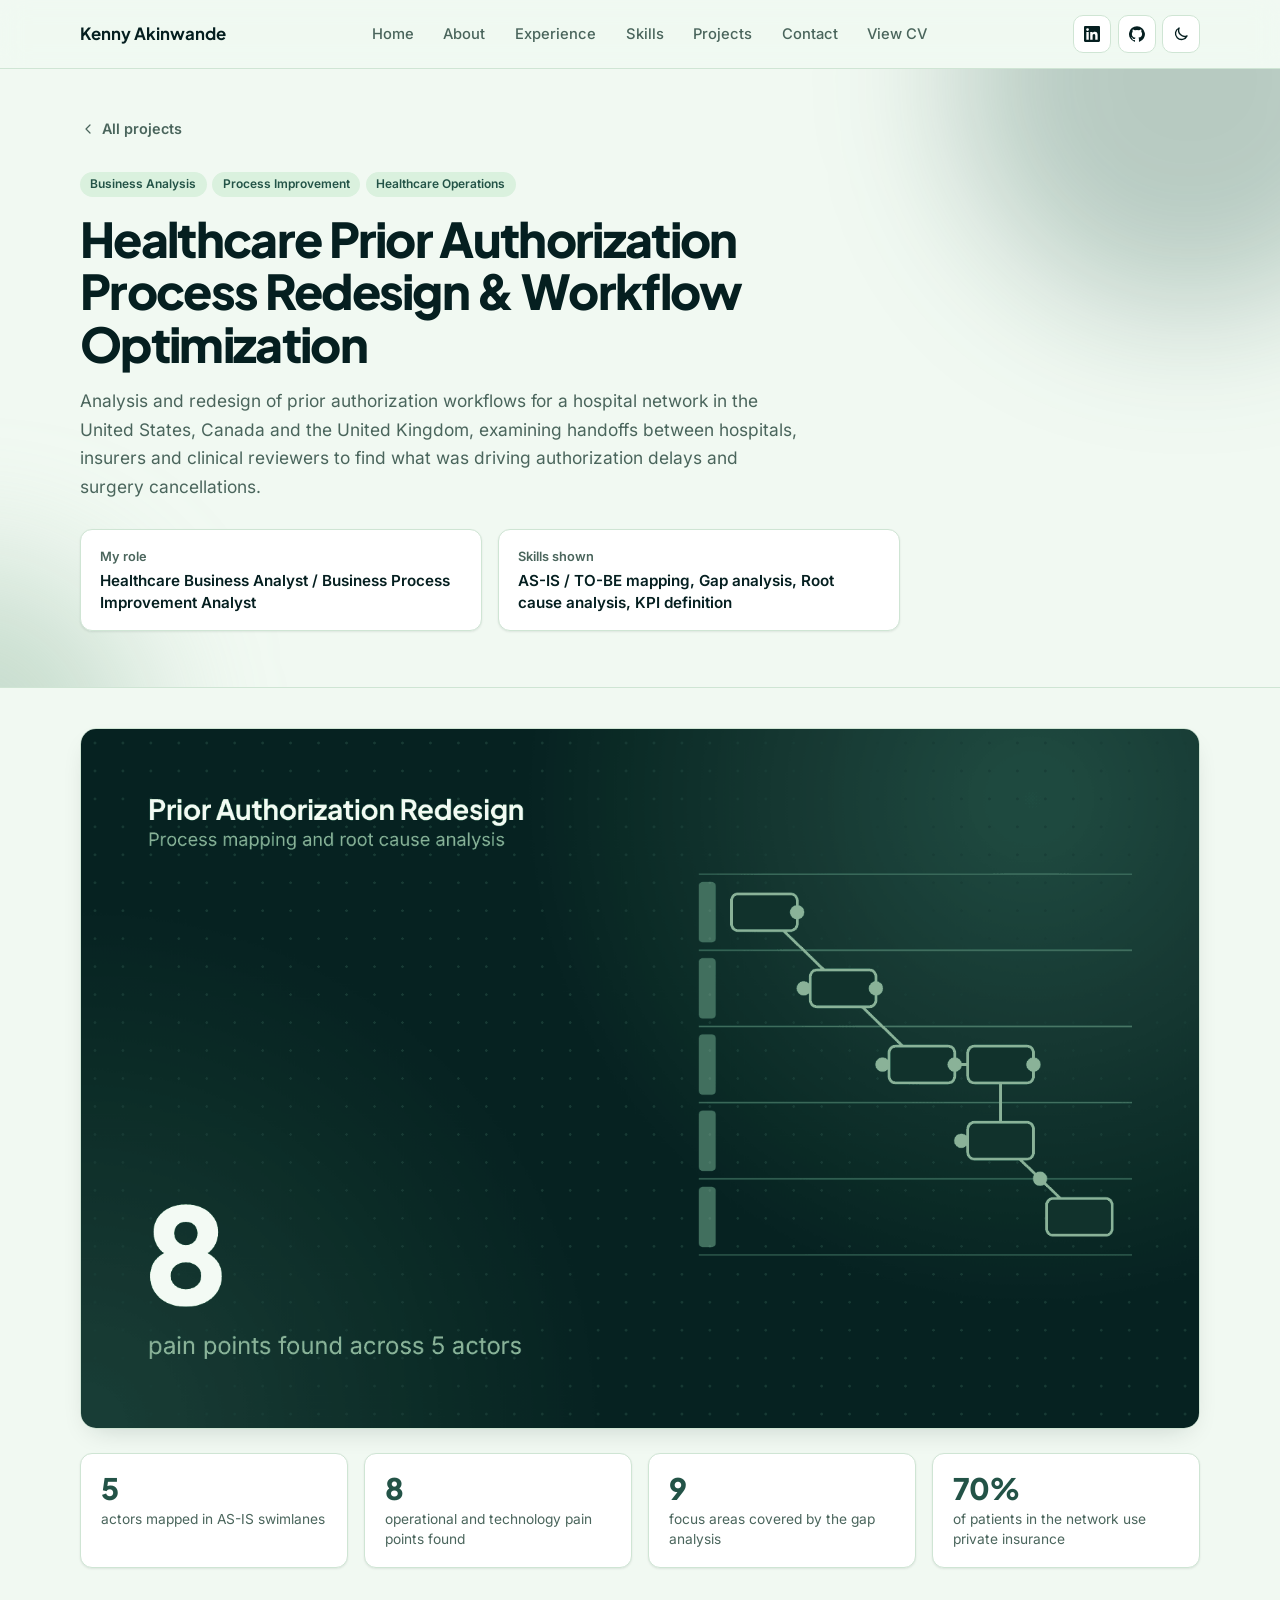
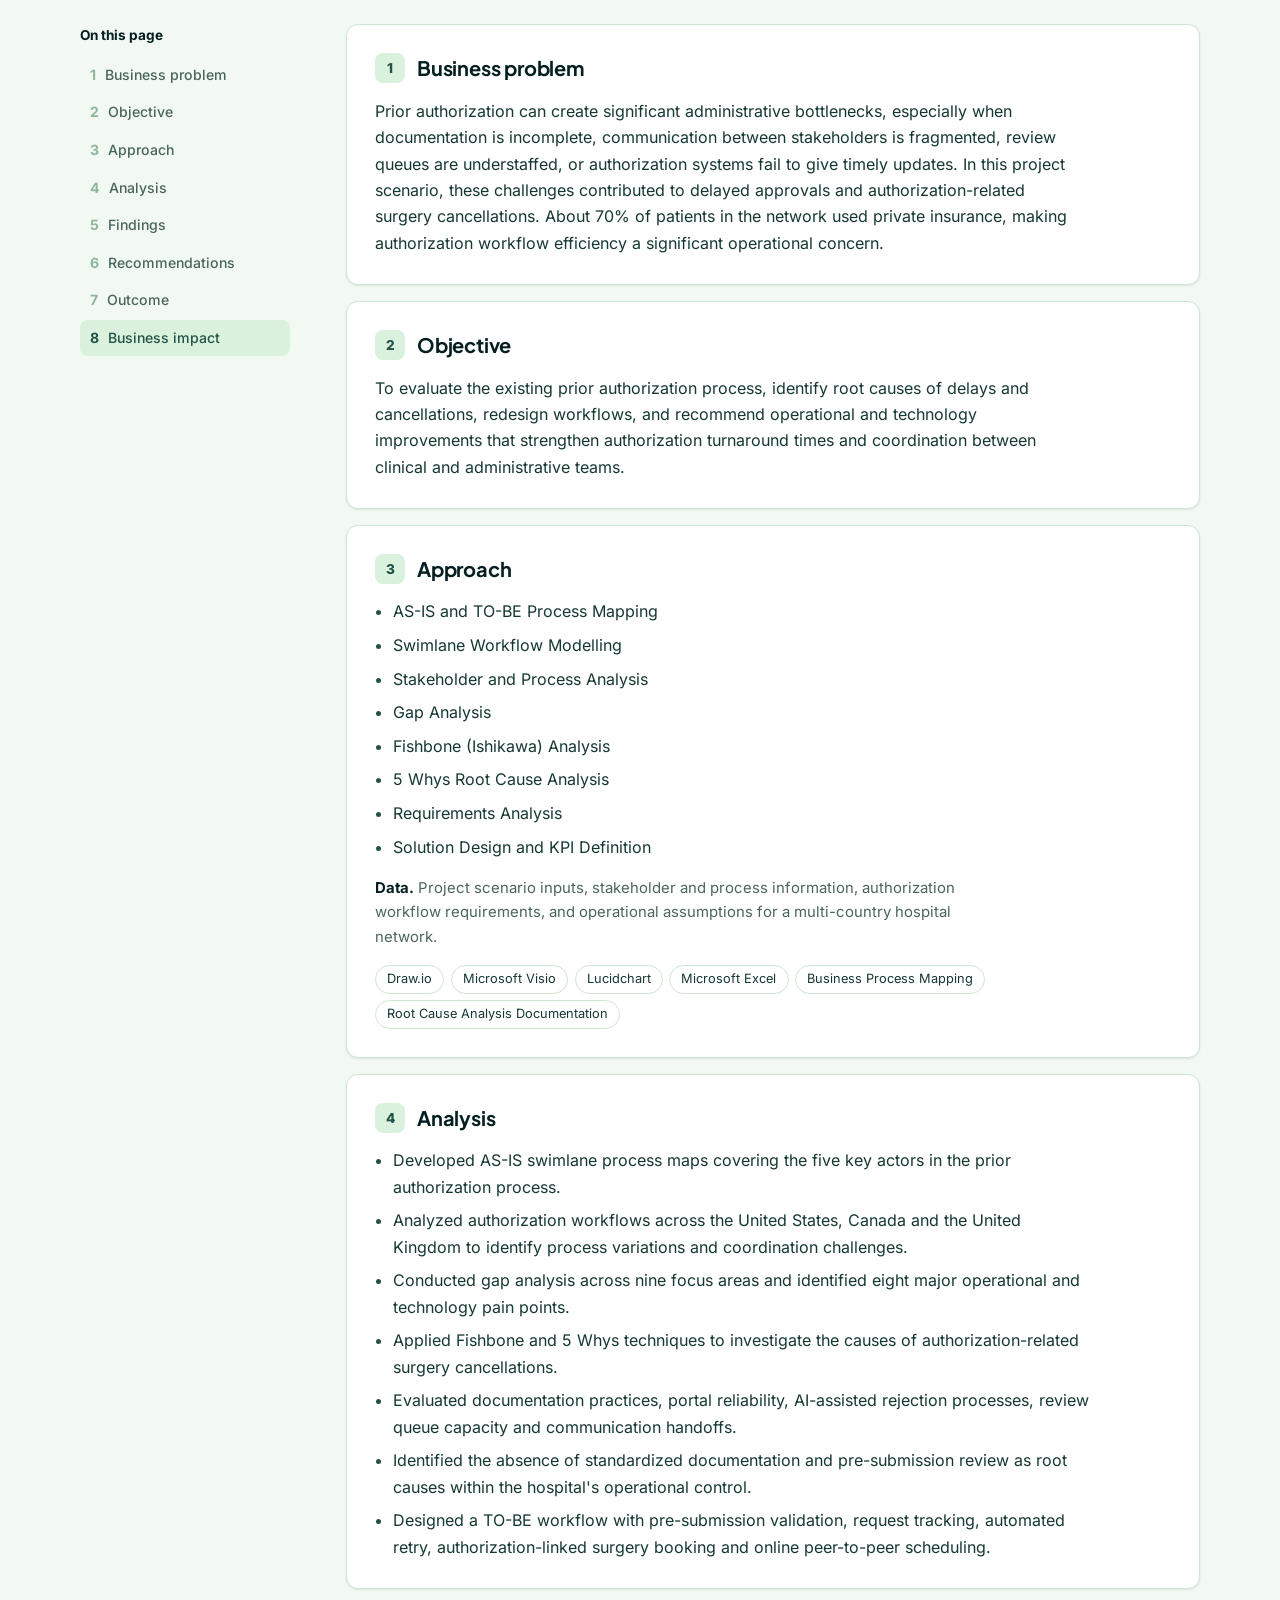
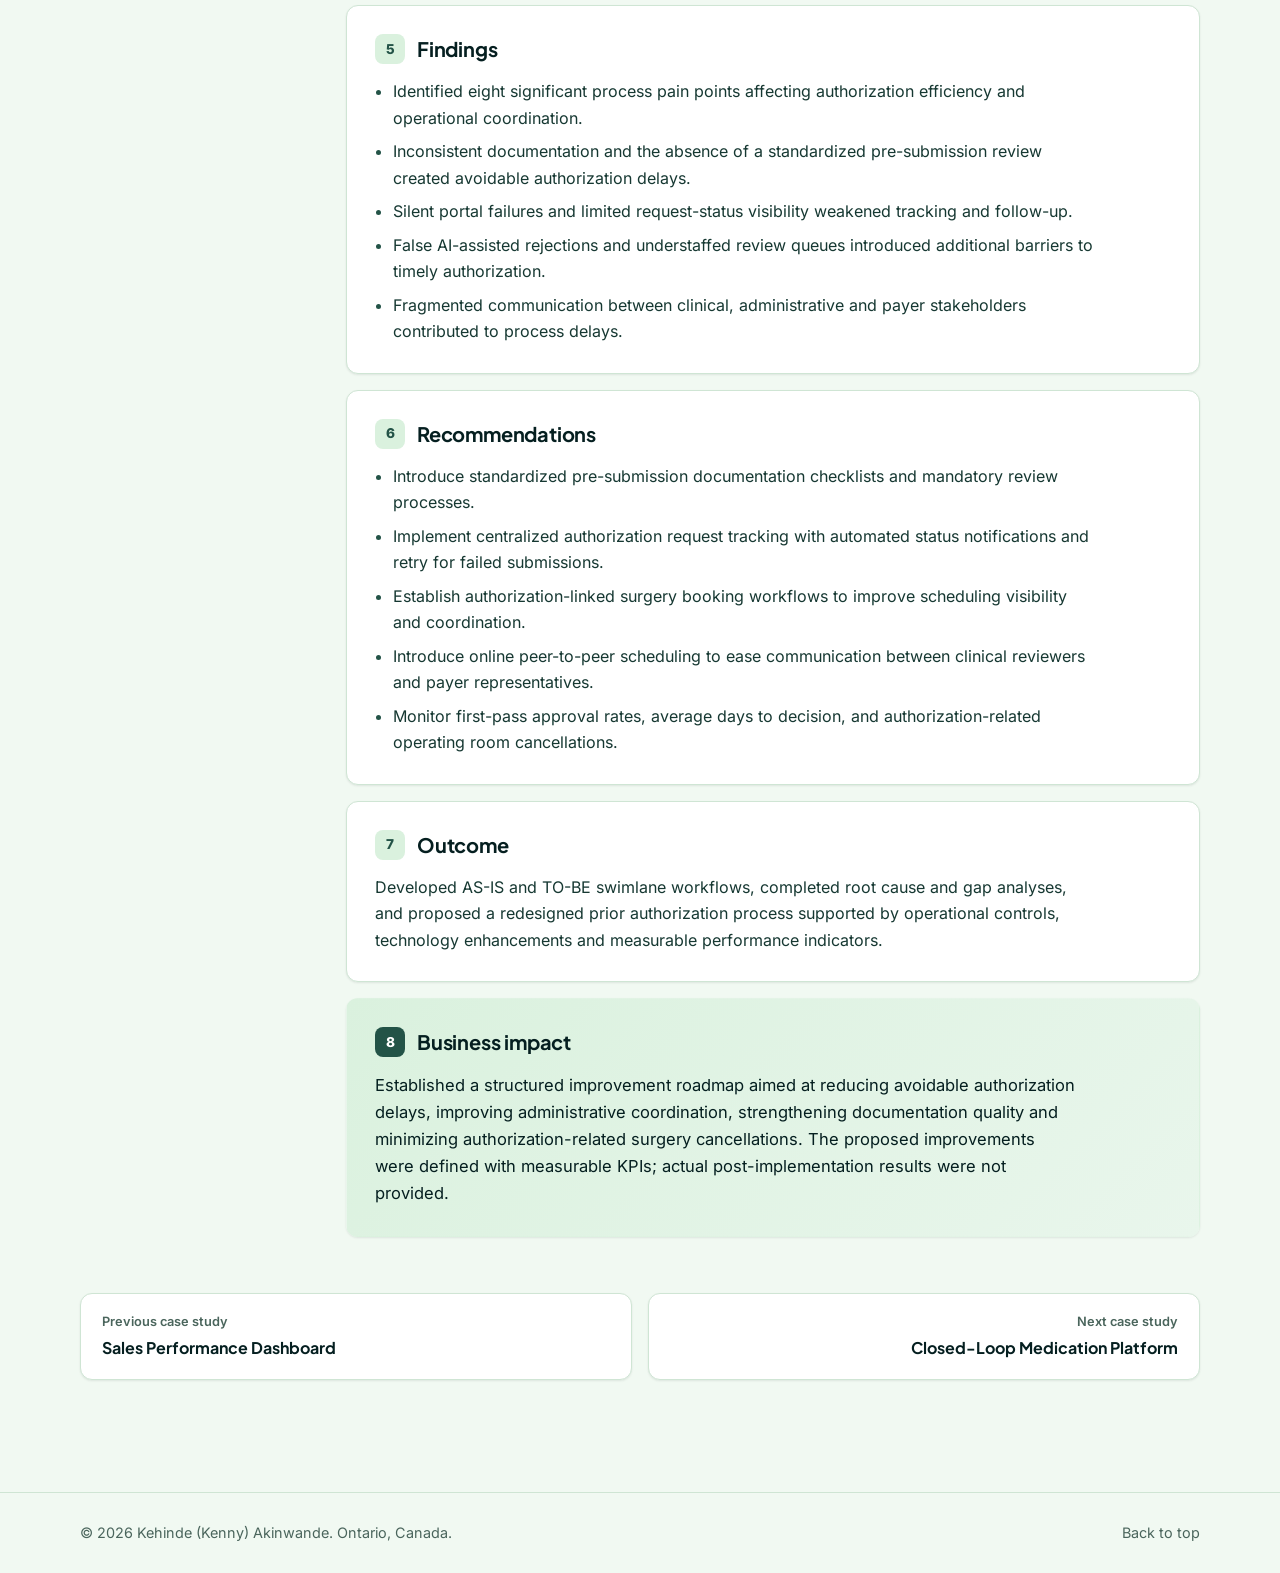
<file: projects/prior-authorization-process-redesign.html>
<!DOCTYPE html>
<html lang="en-CA">
<head>
  <meta charset="utf-8">
  <meta name="viewport" content="width=device-width, initial-scale=1">
  <!-- The page title and content are filled in from assets/js/data.js -->
  <title>Prior Authorization Process Redesign | Case study | Kenny Akinwande</title>
  <meta name="description" content="Analysis and redesign of prior authorization workflows for a hospital network in the United States, Canada and the United Kingdom, examining handoffs between hospitals, insurers and clinical reviewers to find what was driving authorization delays and surgery cancellations.">
  <meta name="author" content="Kehinde (Kenny) Akinwande">
  <meta property="og:type" content="article">
  <meta property="og:title" content="Prior Authorization Process Redesign | Kenny Akinwande">
  <meta property="og:description" content="Analysis and redesign of prior authorization workflows for a hospital network in the United States, Canada and the United Kingdom, examining handoffs between hospitals, insurers and clinical reviewers to find what was driving authorization delays and surgery cancellations.">
  <meta property="og:image" content="https://kennyakinwande.github.io/assets/images/projects/prior-authorization-process-redesign-thumbnail.png">
  <meta name="twitter:card" content="summary_large_image">
  <meta name="theme-color" content="#f1f9f2" media="(prefers-color-scheme: light)">
  <meta name="theme-color" content="#051f20" media="(prefers-color-scheme: dark)">
  <link rel="icon" href="../favicon.ico" sizes="any">
  <link rel="icon" type="image/png" sizes="32x32" href="../assets/images/favicon-32.png">
  <link rel="apple-touch-icon" href="../assets/images/apple-touch-icon.png">
  <link rel="preload" href="../assets/fonts/inter-latin-wght-normal.woff2" as="font" type="font/woff2" crossorigin>
  <link rel="preload" href="../assets/fonts/plus-jakarta-sans-latin-wght-normal.woff2" as="font" type="font/woff2" crossorigin>
  <link rel="stylesheet" href="../assets/css/style.css">
  <script>
    (function () {
      try {
        var t = localStorage.getItem("theme");
        if (t !== "light" && t !== "dark") { t = window.matchMedia("(prefers-color-scheme: dark)").matches ? "dark" : "light"; }
        document.documentElement.setAttribute("data-theme", t);
      } catch (e) { document.documentElement.setAttribute("data-theme", "light"); }
    })();
  </script>
</head>

<!-- To make a new case study: copy this file, rename it to the new project's slug,
     and change data-project below to match the slug in assets/js/data.js -->
<body data-page="case-study" data-project="prior-authorization-process-redesign" data-base="../" id="top">
  <a class="skip-link" href="#main">Skip to content</a>

  <header class="site-header">
    <nav class="nav container" aria-label="Main">
      <a class="nav__brand" href="../index.html" data-profile-text="shortName">Kenny Akinwande</a>

      <div class="nav__menu" id="nav-menu">
        <ul class="nav__links">
          <li><a href="../index.html#home">Home</a></li>
          <li><a href="../index.html#about">About</a></li>
          <li><a href="../index.html#experience">Experience</a></li>
          <li><a href="../index.html#skills">Skills</a></li>
          <li><a href="../index.html#projects">Projects</a></li>
          <li><a href="../index.html#contact">Contact</a></li>
          <li><a data-profile-link="resume" href="../resume.html">View CV</a></li>
        </ul>
      </div>

      <div class="nav__actions">
        <a class="icon-btn" data-profile-link="linkedin" href="https://www.linkedin.com/in/kenny-akinwande" target="_blank" rel="noopener">
          <svg class="icon icon--fill" viewBox="0 0 24 24" aria-hidden="true"><path d="M20.45 20.45h-3.56v-5.57c0-1.33-.02-3.04-1.85-3.04-1.86 0-2.14 1.45-2.14 2.95v5.66H9.35V9h3.41v1.56h.05c.48-.9 1.64-1.85 3.37-1.85 3.6 0 4.27 2.37 4.27 5.46v6.28zM5.34 7.43a2.06 2.06 0 1 1 0-4.13 2.06 2.06 0 0 1 0 4.13zM7.12 20.45H3.56V9h3.56v11.45zM22.22 0H1.77C.79 0 0 .77 0 1.73v20.54C0 23.23.79 24 1.77 24h20.45c.98 0 1.78-.77 1.78-1.73V1.73C24 .77 23.2 0 22.22 0z"/></svg>
          <span class="visually-hidden">LinkedIn (opens in a new tab)</span>
        </a>
        <a class="icon-btn" data-profile-link="github" href="https://github.com/KennyAkinwande" target="_blank" rel="noopener">
          <svg class="icon icon--fill" viewBox="0 0 24 24" aria-hidden="true"><path d="M12 .3a12 12 0 0 0-3.8 23.38c.6.12.83-.26.83-.57L9 21.07c-3.34.72-4.04-1.61-4.04-1.61-.55-1.39-1.34-1.76-1.34-1.76-1.08-.74.09-.73.09-.73 1.2.09 1.83 1.24 1.83 1.24 1.07 1.83 2.81 1.3 3.5 1 .1-.78.42-1.31.76-1.61-2.67-.3-5.47-1.33-5.47-5.93 0-1.31.47-2.38 1.24-3.22-.14-.3-.54-1.52.1-3.18 0 0 1-.32 3.3 1.23a11.5 11.5 0 0 1 6 0c2.28-1.55 3.29-1.23 3.29-1.23.64 1.66.24 2.88.12 3.18a4.65 4.65 0 0 1 1.23 3.22c0 4.61-2.8 5.63-5.48 5.92.42.36.81 1.1.81 2.22l-.01 3.29c0 .31.2.69.82.57A12 12 0 0 0 12 .3"/></svg>
          <span class="visually-hidden">GitHub (opens in a new tab)</span>
        </a>
        <button class="icon-btn theme-toggle" type="button" aria-pressed="false">
          <svg class="icon icon--moon" viewBox="0 0 24 24" aria-hidden="true"><path d="M20 14.5A8 8 0 0 1 9.5 4a8 8 0 1 0 10.5 10.5z"/></svg>
          <svg class="icon icon--sun" viewBox="0 0 24 24" aria-hidden="true"><circle cx="12" cy="12" r="4"/><path d="M12 2v2M12 20v2M4.9 4.9l1.4 1.4M17.7 17.7l1.4 1.4M2 12h2M20 12h2M4.9 19.1l1.4-1.4M17.7 6.3l1.4-1.4"/></svg>
          <span class="visually-hidden">Dark mode</span>
        </button>
        <button class="icon-btn nav__toggle" type="button" aria-expanded="false" aria-controls="nav-menu">
          <span class="visually-hidden">Menu</span>
          <svg class="icon icon--menu" viewBox="0 0 24 24" aria-hidden="true"><path d="M4 7h16M4 12h16M4 17h16"/></svg>
          <svg class="icon icon--close" viewBox="0 0 24 24" aria-hidden="true"><path d="M6 6l12 12M18 6L6 18"/></svg>
        </button>
      </div>
    </nav>
  </header>

  <main id="main">
    <div id="case-study">
      <noscript>
        <div class="container notice">
          <h1 class="case__title">Prior Authorization Process Redesign</h1>
          <p class="case__summary">Analysis and redesign of prior authorization workflows for a hospital network in the United States, Canada and the United Kingdom, examining handoffs between hospitals, insurers and clinical reviewers to find what was driving authorization delays and surgery cancellations.</p>
          <p class="case__summary">Turn on JavaScript to read the full case study, or <a href="../resume.html">view the CV</a>.</p>
        </div>
      </noscript>
    </div>
  </main>

  <footer class="site-footer">
    <div class="container site-footer__inner">
      <p>&copy; <span data-year>2026</span> <span data-profile-text="name">Kehinde (Kenny) Akinwande</span>. <span data-profile-text="location">Ontario, Canada</span>.</p>
      <a href="#top">Back to top</a>
    </div>
  </footer>

  <script src="../assets/js/data.js"></script>
  <script src="../assets/js/script.js"></script>
</body>
</html>
</file>
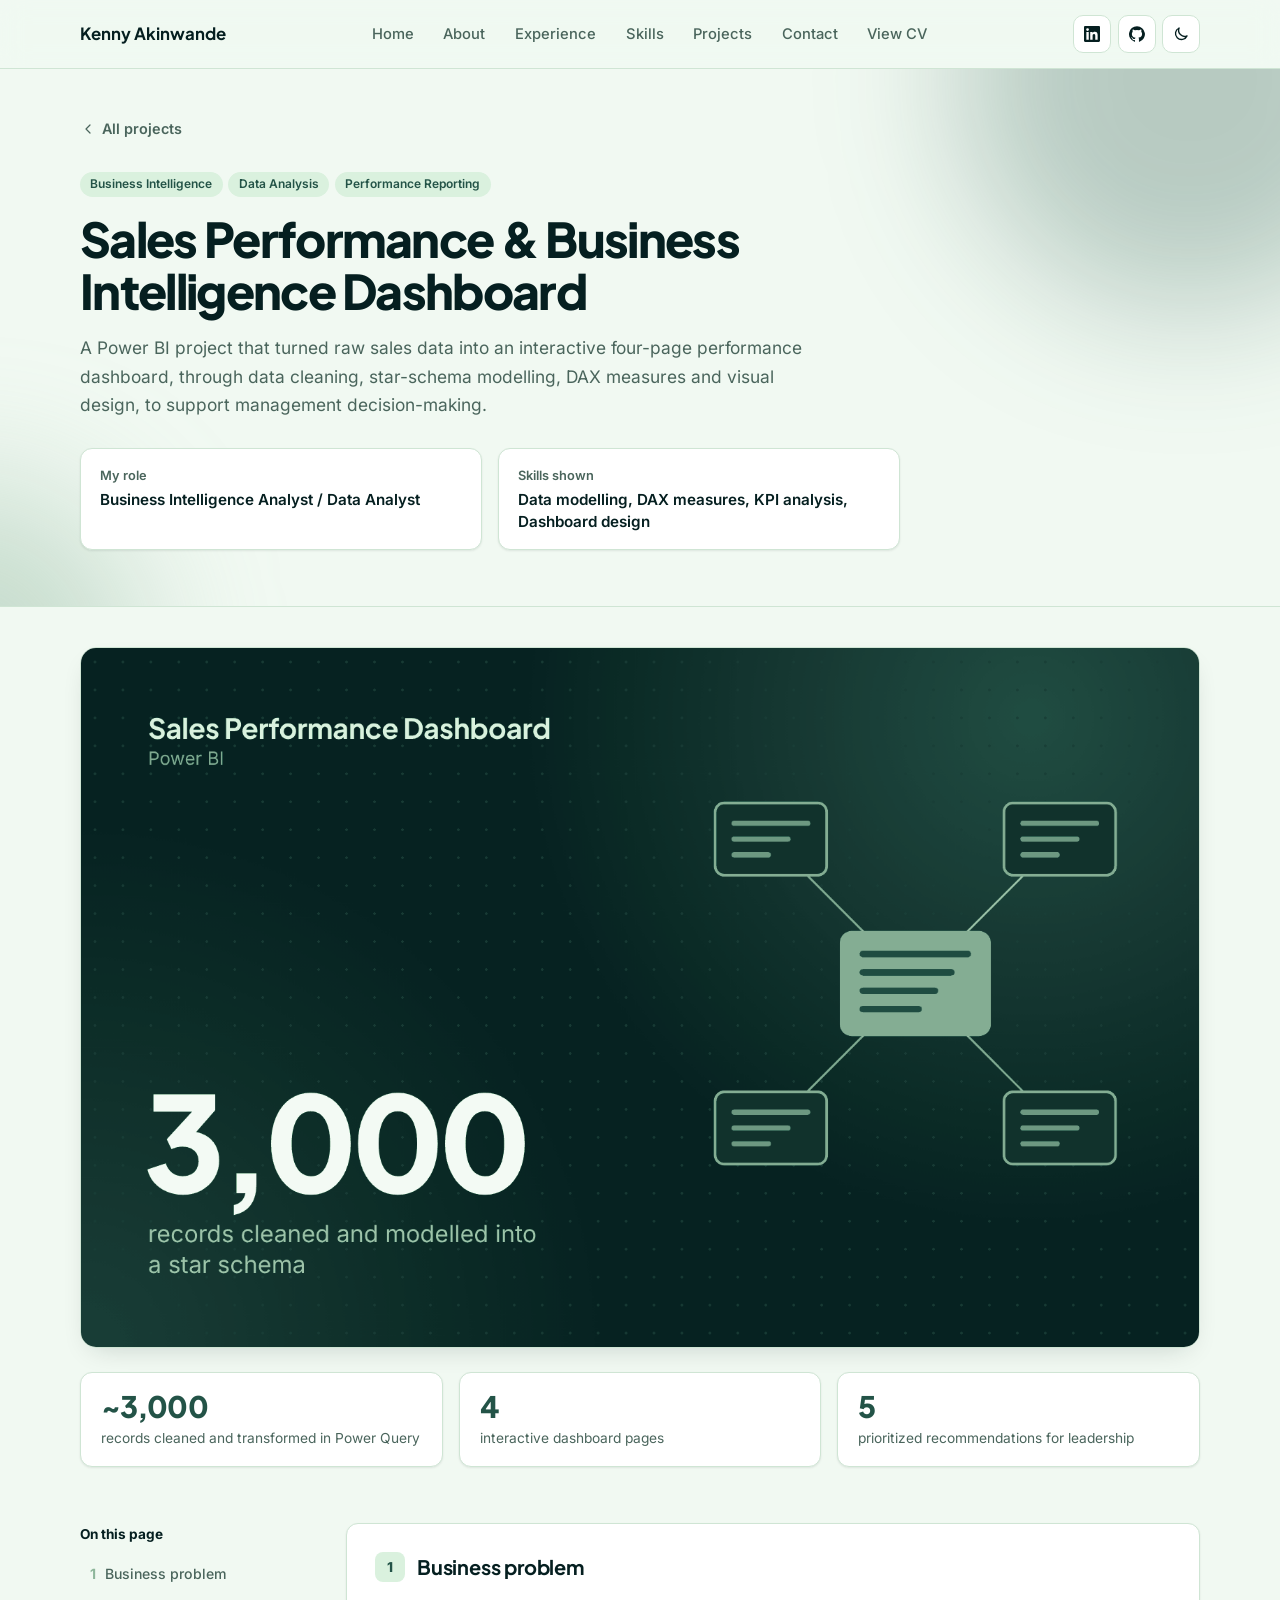
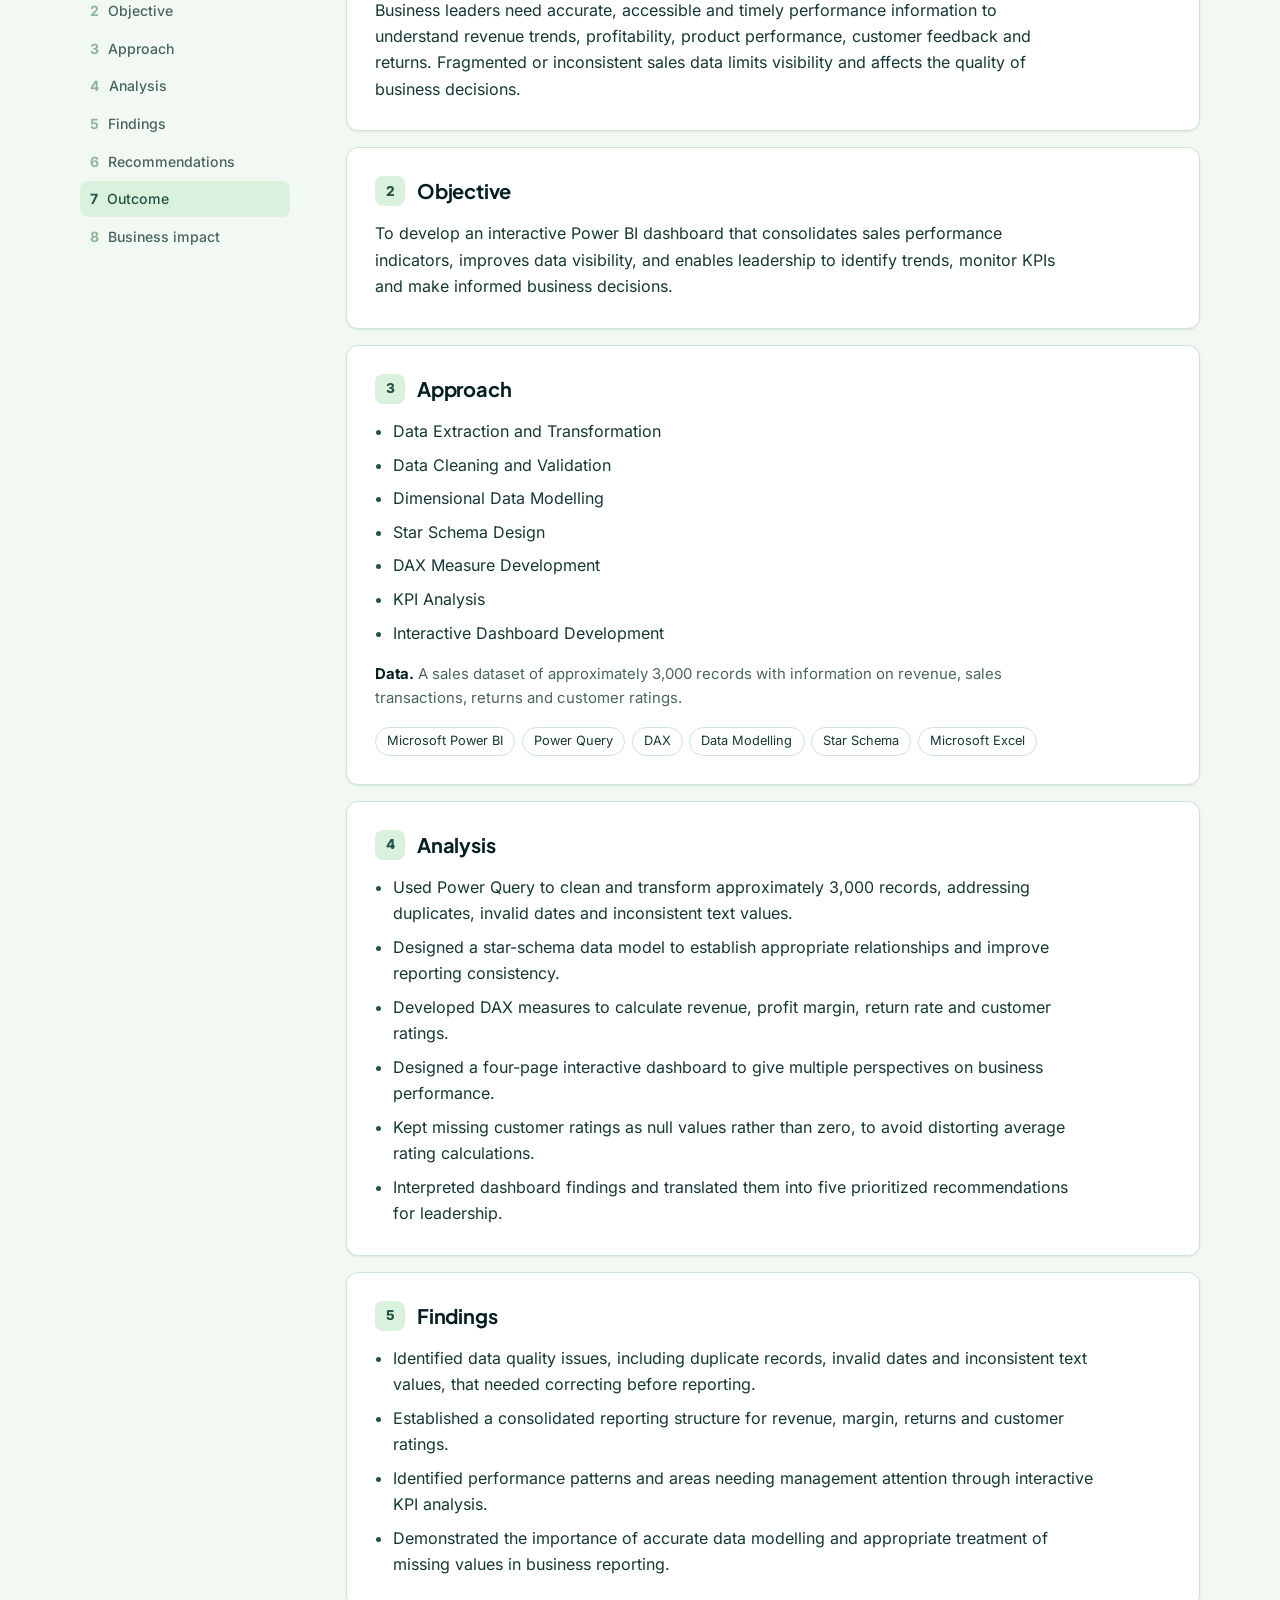
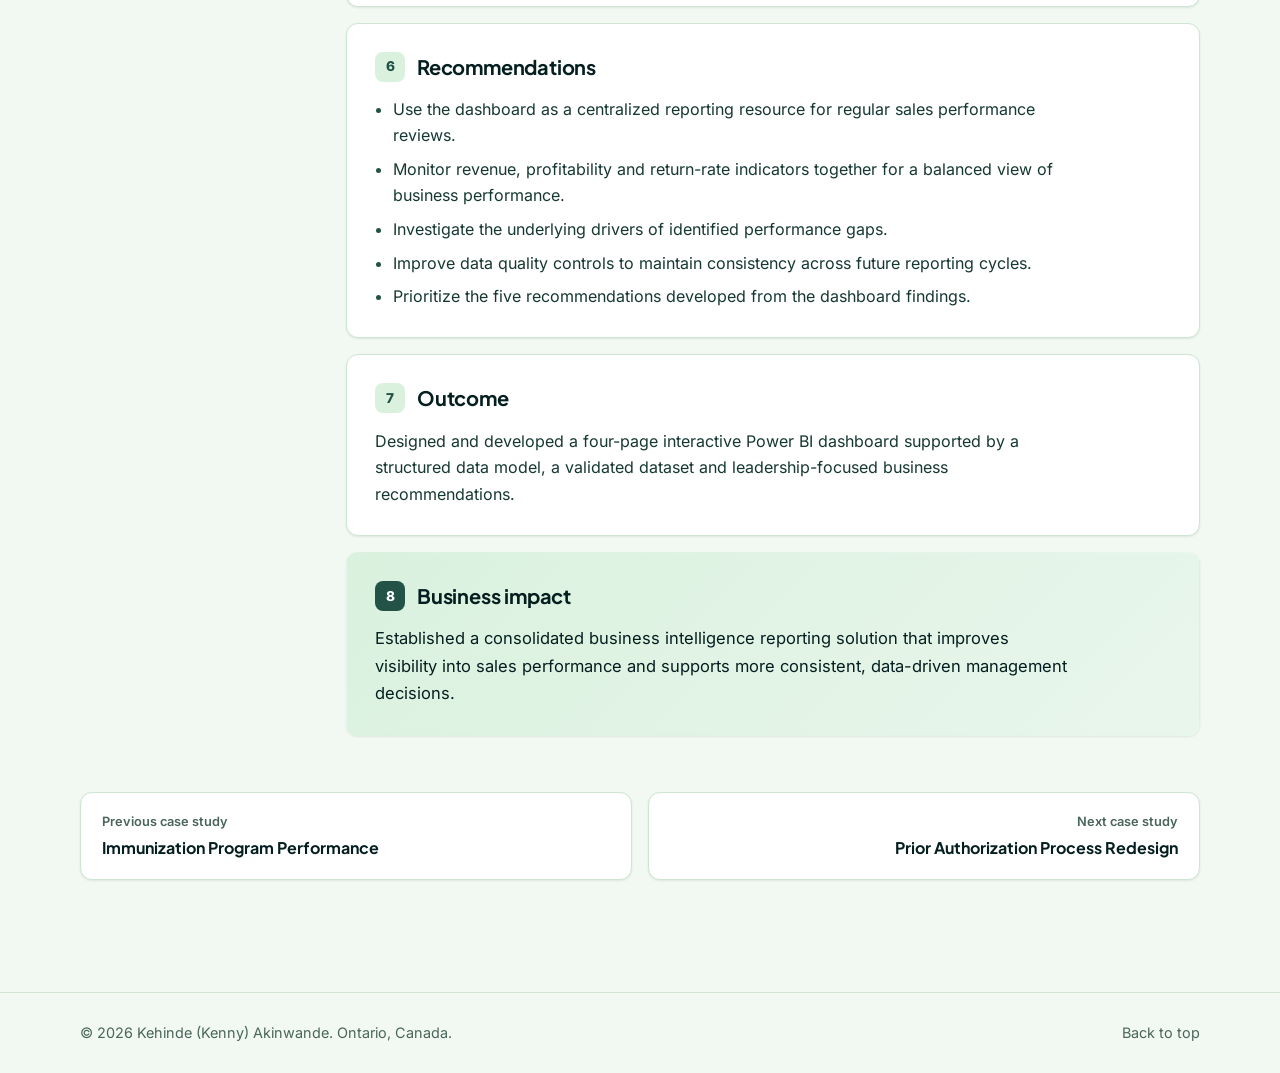
<file: projects/sales-performance-dashboard.html>
<!DOCTYPE html>
<html lang="en-CA">
<head>
  <meta charset="utf-8">
  <meta name="viewport" content="width=device-width, initial-scale=1">
  <!-- The page title and content are filled in from assets/js/data.js -->
  <title>Sales Performance Dashboard | Case study | Kenny Akinwande</title>
  <meta name="description" content="A Power BI project that turned raw sales data into an interactive four-page performance dashboard, through data cleaning, star-schema modelling, DAX measures and visual design, to support management decision-making.">
  <meta name="author" content="Kehinde (Kenny) Akinwande">
  <meta property="og:type" content="article">
  <meta property="og:title" content="Sales Performance Dashboard | Kenny Akinwande">
  <meta property="og:description" content="A Power BI project that turned raw sales data into an interactive four-page performance dashboard, through data cleaning, star-schema modelling, DAX measures and visual design, to support management decision-making.">
  <meta property="og:image" content="https://kennyakinwande.github.io/assets/images/projects/sales-performance-dashboard-thumbnail.png">
  <meta name="twitter:card" content="summary_large_image">
  <meta name="theme-color" content="#f1f9f2" media="(prefers-color-scheme: light)">
  <meta name="theme-color" content="#051f20" media="(prefers-color-scheme: dark)">
  <link rel="icon" href="../favicon.ico" sizes="any">
  <link rel="icon" type="image/png" sizes="32x32" href="../assets/images/favicon-32.png">
  <link rel="apple-touch-icon" href="../assets/images/apple-touch-icon.png">
  <link rel="preload" href="../assets/fonts/inter-latin-wght-normal.woff2" as="font" type="font/woff2" crossorigin>
  <link rel="preload" href="../assets/fonts/plus-jakarta-sans-latin-wght-normal.woff2" as="font" type="font/woff2" crossorigin>
  <link rel="stylesheet" href="../assets/css/style.css">
  <script>
    (function () {
      try {
        var t = localStorage.getItem("theme");
        if (t !== "light" && t !== "dark") { t = window.matchMedia("(prefers-color-scheme: dark)").matches ? "dark" : "light"; }
        document.documentElement.setAttribute("data-theme", t);
      } catch (e) { document.documentElement.setAttribute("data-theme", "light"); }
    })();
  </script>
</head>

<!-- To make a new case study: copy this file, rename it to the new project's slug,
     and change data-project below to match the slug in assets/js/data.js -->
<body data-page="case-study" data-project="sales-performance-dashboard" data-base="../" id="top">
  <a class="skip-link" href="#main">Skip to content</a>

  <header class="site-header">
    <nav class="nav container" aria-label="Main">
      <a class="nav__brand" href="../index.html" data-profile-text="shortName">Kenny Akinwande</a>

      <div class="nav__menu" id="nav-menu">
        <ul class="nav__links">
          <li><a href="../index.html#home">Home</a></li>
          <li><a href="../index.html#about">About</a></li>
          <li><a href="../index.html#experience">Experience</a></li>
          <li><a href="../index.html#skills">Skills</a></li>
          <li><a href="../index.html#projects">Projects</a></li>
          <li><a href="../index.html#contact">Contact</a></li>
          <li><a data-profile-link="resume" href="../resume.html">View CV</a></li>
        </ul>
      </div>

      <div class="nav__actions">
        <a class="icon-btn" data-profile-link="linkedin" href="https://www.linkedin.com/in/kenny-akinwande" target="_blank" rel="noopener">
          <svg class="icon icon--fill" viewBox="0 0 24 24" aria-hidden="true"><path d="M20.45 20.45h-3.56v-5.57c0-1.33-.02-3.04-1.85-3.04-1.86 0-2.14 1.45-2.14 2.95v5.66H9.35V9h3.41v1.56h.05c.48-.9 1.64-1.85 3.37-1.85 3.6 0 4.27 2.37 4.27 5.46v6.28zM5.34 7.43a2.06 2.06 0 1 1 0-4.13 2.06 2.06 0 0 1 0 4.13zM7.12 20.45H3.56V9h3.56v11.45zM22.22 0H1.77C.79 0 0 .77 0 1.73v20.54C0 23.23.79 24 1.77 24h20.45c.98 0 1.78-.77 1.78-1.73V1.73C24 .77 23.2 0 22.22 0z"/></svg>
          <span class="visually-hidden">LinkedIn (opens in a new tab)</span>
        </a>
        <a class="icon-btn" data-profile-link="github" href="https://github.com/KennyAkinwande" target="_blank" rel="noopener">
          <svg class="icon icon--fill" viewBox="0 0 24 24" aria-hidden="true"><path d="M12 .3a12 12 0 0 0-3.8 23.38c.6.12.83-.26.83-.57L9 21.07c-3.34.72-4.04-1.61-4.04-1.61-.55-1.39-1.34-1.76-1.34-1.76-1.08-.74.09-.73.09-.73 1.2.09 1.83 1.24 1.83 1.24 1.07 1.83 2.81 1.3 3.5 1 .1-.78.42-1.31.76-1.61-2.67-.3-5.47-1.33-5.47-5.93 0-1.31.47-2.38 1.24-3.22-.14-.3-.54-1.52.1-3.18 0 0 1-.32 3.3 1.23a11.5 11.5 0 0 1 6 0c2.28-1.55 3.29-1.23 3.29-1.23.64 1.66.24 2.88.12 3.18a4.65 4.65 0 0 1 1.23 3.22c0 4.61-2.8 5.63-5.48 5.92.42.36.81 1.1.81 2.22l-.01 3.29c0 .31.2.69.82.57A12 12 0 0 0 12 .3"/></svg>
          <span class="visually-hidden">GitHub (opens in a new tab)</span>
        </a>
        <button class="icon-btn theme-toggle" type="button" aria-pressed="false">
          <svg class="icon icon--moon" viewBox="0 0 24 24" aria-hidden="true"><path d="M20 14.5A8 8 0 0 1 9.5 4a8 8 0 1 0 10.5 10.5z"/></svg>
          <svg class="icon icon--sun" viewBox="0 0 24 24" aria-hidden="true"><circle cx="12" cy="12" r="4"/><path d="M12 2v2M12 20v2M4.9 4.9l1.4 1.4M17.7 17.7l1.4 1.4M2 12h2M20 12h2M4.9 19.1l1.4-1.4M17.7 6.3l1.4-1.4"/></svg>
          <span class="visually-hidden">Dark mode</span>
        </button>
        <button class="icon-btn nav__toggle" type="button" aria-expanded="false" aria-controls="nav-menu">
          <span class="visually-hidden">Menu</span>
          <svg class="icon icon--menu" viewBox="0 0 24 24" aria-hidden="true"><path d="M4 7h16M4 12h16M4 17h16"/></svg>
          <svg class="icon icon--close" viewBox="0 0 24 24" aria-hidden="true"><path d="M6 6l12 12M18 6L6 18"/></svg>
        </button>
      </div>
    </nav>
  </header>

  <main id="main">
    <div id="case-study">
      <noscript>
        <div class="container notice">
          <h1 class="case__title">Sales Performance Dashboard</h1>
          <p class="case__summary">A Power BI project that turned raw sales data into an interactive four-page performance dashboard, through data cleaning, star-schema modelling, DAX measures and visual design, to support management decision-making.</p>
          <p class="case__summary">Turn on JavaScript to read the full case study, or <a href="../resume.html">view the CV</a>.</p>
        </div>
      </noscript>
    </div>
  </main>

  <footer class="site-footer">
    <div class="container site-footer__inner">
      <p>&copy; <span data-year>2026</span> <span data-profile-text="name">Kehinde (Kenny) Akinwande</span>. <span data-profile-text="location">Ontario, Canada</span>.</p>
      <a href="#top">Back to top</a>
    </div>
  </footer>

  <script src="../assets/js/data.js"></script>
  <script src="../assets/js/script.js"></script>
</body>
</html>
</file>
<file: assets/css/style.css>
/* =====================================================================
   Kenny Akinwande: Portfolio stylesheet
   ---------------------------------------------------------------------
   1. Fonts             6. Hero & skills strip     11. Contact form
   2. Design tokens     7. About                   12. Case-study pages
   3. Base              8. Experience timeline     13. Motion
   4. Utilities         9. Skills & projects       14. Responsive
   5. Header & nav     10. How I work & results
   ===================================================================== */

/* ---------------------------------------------------------------------
   1. FONTS  (self-hosted so the site also works offline)
   To change fonts: replace the files in assets/fonts/, then update the
   two @font-face blocks and --font-display / --font-body below.
   --------------------------------------------------------------------- */
@font-face {
  font-family: "Inter";
  src: url("../fonts/inter-latin-wght-normal.woff2") format("woff2-variations"),
       url("../fonts/inter-latin-wght-normal.woff2") format("woff2");
  font-weight: 100 900;
  font-style: normal;
  font-display: swap;
}
@font-face {
  font-family: "Plus Jakarta Sans";
  src: url("../fonts/plus-jakarta-sans-latin-wght-normal.woff2") format("woff2-variations"),
       url("../fonts/plus-jakarta-sans-latin-wght-normal.woff2") format("woff2");
  font-weight: 200 800;
  font-style: normal;
  font-display: swap;
}

/* ---------------------------------------------------------------------
   2. DESIGN TOKENS: change colours here
   --------------------------------------------------------------------- */
:root {
  /* Brand palette (six greens). Everything below is one of these,
     or a tint blended from them for backgrounds, borders and quiet text.
       #051F20  #0B2B26  #163832  #235347  #8EB69B  #DAF1DE            */

  /* Light theme */
  --bg: #f1f9f2;            /* a lighter tint of #DAF1DE */
  --surface: #ffffff;
  --surface-2: #e6f5e9;
  --text: #051f20;          /* headings */
  --text-2: #163832;        /* body text */
  --muted: #4a655c;         /* secondary text */
  --line: #cfe5d4;          /* borders */
  --line-strong: #8eb69b;   /* input borders */
  --accent: #235347;        /* buttons, links, highlights */
  --accent-hover: #163832;
  --accent-text: #ffffff;   /* text on accent */
  --accent-soft: #daf1de;
  --accent-2: #3f7563;      /* second accent: #235347 blended toward #8EB69B, dark enough for text */
  --accent-2-soft: #e9f6ec;
  --ring-3: #8eb69b;        /* third colour in the photo ring */
  --dot: #3f7563;           /* badge dot */
  --danger: #b3311c;
  --success: #235347;
  --glow-1: rgba(35, 83, 71, .28);        /* soft colour wash, top right of the hero */
  --glow-2: rgba(142, 182, 155, .42);     /* soft colour wash, bottom left of the hero */
  --cursor-glow: rgba(88, 150, 120, .24); /* light that follows the mouse */
  --shadow-sm: 0 1px 2px rgba(5, 31, 32, .05), 0 1px 3px rgba(5, 31, 32, .04);
  --shadow-md: 0 10px 28px -12px rgba(5, 31, 32, .20);

  --font-display: "Plus Jakarta Sans", "Inter", system-ui, sans-serif;
  --font-body: "Inter", system-ui, -apple-system, "Segoe UI", Roboto, Arial, sans-serif;

  --container: 1120px;
  --gutter: clamp(1.25rem, 4vw, 2rem);
  --section-space: clamp(4.5rem, 3rem + 5vw, 7rem);
  --header-h: 68px;
  --radius-sm: 8px;
  --radius: 12px;
  --radius-lg: 16px;
  --ease: cubic-bezier(.2, .7, .2, 1);
  color-scheme: light;
}

[data-theme="dark"] {
  --bg: #051f20;
  --surface: #0b2b26;
  --surface-2: #163832;
  --text: #daf1de;
  --text-2: #bdd8c4;
  --muted: #86a093;
  --line: #163832;
  --line-strong: #235347;
  --accent: #8eb69b;
  --accent-hover: #daf1de;
  --accent-text: #051f20;
  --accent-soft: #163832;
  --accent-2: #daf1de;
  --accent-2-soft: #12332d;
  --ring-3: #235347;
  --dot: #8eb69b;
  --danger: #ff9b8a;
  --success: #8eb69b;
  --glow-1: rgba(35, 83, 71, .80);
  --glow-2: rgba(142, 182, 155, .16);
  --cursor-glow: rgba(142, 182, 155, .14);
  --shadow-sm: 0 1px 2px rgba(0, 0, 0, .3);
  --shadow-md: 0 14px 34px -14px rgba(0, 0, 0, .6);
  color-scheme: dark;
}

/* ---------------------------------------------------------------------
   3. BASE
   --------------------------------------------------------------------- */
*, *::before, *::after { box-sizing: border-box; }
html { -webkit-text-size-adjust: 100%; scroll-padding-top: calc(var(--header-h) + 12px); }
@media (prefers-reduced-motion: no-preference) { html { scroll-behavior: smooth; } }

body {
  margin: 0;
  background: var(--bg);
  color: var(--text-2);
  font-family: var(--font-body);
  font-size: 1rem;
  line-height: 1.65;
  -webkit-font-smoothing: antialiased;
  text-rendering: optimizeLegibility;
  overflow-x: hidden;
  transition: background-color .3s var(--ease), color .3s var(--ease);
}
h1, h2, h3, h4 { margin: 0; color: var(--text); font-family: var(--font-display); line-height: 1.2; }
p { margin: 0; }
ul, ol { margin: 0; padding: 0; }
img { display: block; max-width: 100%; height: auto; }
a { color: var(--accent); text-underline-offset: 3px; text-decoration-thickness: 1px; }
a:hover { color: var(--accent-hover); }
:focus-visible { outline: 2px solid var(--accent); outline-offset: 3px; border-radius: 6px; }
::selection { background: var(--accent-soft); color: var(--text); }

/* ---------------------------------------------------------------------
   4. UTILITIES & SHARED COMPONENTS
   --------------------------------------------------------------------- */
.container { width: 100%; max-width: calc(var(--container) + var(--gutter) * 2); margin-inline: auto; padding-inline: var(--gutter); }
.visually-hidden {
  position: absolute !important; width: 1px; height: 1px; padding: 0; margin: -1px;
  overflow: hidden; clip: rect(0 0 0 0); white-space: nowrap; border: 0;
}
.skip-link {
  position: absolute; left: 1rem; top: -100px; z-index: 100;
  padding: .6rem 1rem; border-radius: var(--radius-sm);
  background: var(--accent); color: var(--accent-text); font-weight: 600; text-decoration: none;
}
.skip-link:focus { top: 1rem; color: var(--accent-text); }

.icon { width: 18px; height: 18px; flex: none; fill: none; stroke: currentColor; stroke-width: 1.8; stroke-linecap: round; stroke-linejoin: round; }
.icon--fill { fill: currentColor; stroke: none; width: 16px; height: 16px; }

/* Buttons */
.btn {
  display: inline-flex; align-items: center; justify-content: center; gap: .5rem;
  min-height: 46px; padding: .7rem 1.35rem;
  border: 1px solid transparent; border-radius: var(--radius-sm);
  font: 600 .95rem/1.2 var(--font-body);
  text-decoration: none; cursor: pointer;
  transition: background-color .2s var(--ease), border-color .2s var(--ease), color .2s var(--ease), transform .2s var(--ease), box-shadow .2s var(--ease);
}
.btn:active { transform: translateY(1px); }
.btn--primary { background: var(--accent); color: var(--accent-text); box-shadow: 0 8px 20px -10px var(--accent); }
.btn--primary:hover { background: var(--accent-hover); color: var(--accent-text); }
.btn--outline { background: var(--surface); color: var(--text); border-color: var(--line); }
.btn--outline:hover { border-color: var(--accent); color: var(--accent); }
.btn--small { min-height: 38px; padding: .45rem 1rem; font-size: .875rem; }

/* Chips & tags */
.chips { display: flex; flex-wrap: wrap; gap: .4rem; list-style: none; padding: 0; }
.chip {
  display: inline-block; padding: .25rem .7rem;
  border: 1px solid var(--line); border-radius: 999px;
  background: var(--surface); color: var(--text-2);
  font-size: .8rem; line-height: 1.45;
}
.skills .chip { background: var(--bg); border-radius: 10px; }
.tags { display: flex; flex-wrap: wrap; gap: .35rem; list-style: none; padding: 0; }
.tag {
  padding: .2rem .65rem; border-radius: 999px;
  background: var(--accent-soft); color: var(--accent);
  font-size: .75rem; font-weight: 600; line-height: 1.5;
}

/* Cards */
.card {
  background: var(--surface);
  border: 1px solid var(--line);
  border-radius: var(--radius);
  box-shadow: var(--shadow-sm);
}

/* ---------------------------------------------------------------------
   5. HEADER & NAVIGATION
   --------------------------------------------------------------------- */
.site-header {
  position: sticky; top: 0; z-index: 50;
  background: color-mix(in srgb, var(--bg) 82%, transparent);
  -webkit-backdrop-filter: saturate(160%) blur(14px);
  backdrop-filter: saturate(160%) blur(14px);
  border-bottom: 1px solid var(--line);
}
.nav { height: var(--header-h); display: flex; align-items: center; gap: 1.5rem; }
.nav__brand { font-family: var(--font-display); font-weight: 700; font-size: 1.05rem; color: var(--text); text-decoration: none; white-space: nowrap; }
.nav__brand:hover { color: var(--text); }
.nav__menu { flex: 1; display: flex; justify-content: center; }
.nav__links { display: flex; gap: .25rem; list-style: none; }
.nav__links a {
  display: block; padding: .45rem .8rem; border-radius: var(--radius-sm);
  color: var(--muted); font-size: .92rem; font-weight: 500; text-decoration: none;
  transition: color .2s var(--ease), background-color .2s var(--ease);
}
.nav__links a:hover { color: var(--text); background: var(--surface-2); }
.nav__links a.is-active { color: var(--accent); background: var(--accent-soft); }
.nav__actions { display: flex; align-items: center; gap: .4rem; margin-left: auto; }
.icon-btn {
  display: inline-grid; place-items: center;
  width: 38px; height: 38px;
  border: 1px solid var(--line); border-radius: 10px;
  background: var(--surface); color: var(--text);
  cursor: pointer; text-decoration: none;
  transition: border-color .2s var(--ease), color .2s var(--ease);
}
.icon-btn:hover { border-color: var(--accent); color: var(--accent); }
.theme-toggle .icon--sun { display: none; }
[data-theme="dark"] .theme-toggle .icon--sun { display: block; }
[data-theme="dark"] .theme-toggle .icon--moon { display: none; }
.nav__toggle { display: none; }
.nav__toggle .icon { width: 20px; height: 20px; }
.nav__toggle .icon--close { display: none; }
.nav__toggle[aria-expanded="true"] .icon--menu { display: none; }
.nav__toggle[aria-expanded="true"] .icon--close { display: block; }

/* ---------------------------------------------------------------------
   6. HERO, SKILLS STRIP & CURSOR GLOW
   --------------------------------------------------------------------- */
/* The first screen: the hero fills the space under the header and the
   skills strip sits along its bottom edge, so both show without scrolling. */
.first-screen {
  display: flex; flex-direction: column;
  min-height: calc(100vh - var(--header-h) - 1px);
  min-height: calc(100svh - var(--header-h) - 1px);
}
.first-screen .hero { flex: 1 0 auto; display: flex; align-items: center; }
.first-screen .marquee { flex: none; }

.hero { position: relative; overflow: hidden; isolation: isolate; }
.hero__glow { position: absolute; z-index: -1; border-radius: 50%; filter: blur(70px); pointer-events: none; }
.hero__glow--a { width: 560px; height: 560px; right: -140px; top: -180px; background: var(--glow-1); }
.hero__glow--b { width: 420px; height: 420px; left: -200px; bottom: -160px; background: var(--glow-2); }

.hero__inner {
  display: grid;
  grid-template-columns: minmax(0, 1.35fr) minmax(0, .9fr);
  gap: clamp(2rem, 5vw, 4rem);
  align-items: center;
  width: 100%;
  /* vh-based sizes below let the hero shrink on short screens so the skills strip stays in view */
  padding-block: clamp(1rem, 4.5vh, 5rem);
}

.badge {
  display: inline-flex; align-items: center; gap: .55rem;
  padding: .35rem .85rem;
  border: 1px solid var(--line); border-radius: 999px;
  background: var(--surface); box-shadow: var(--shadow-sm);
  color: var(--text); font-size: .82rem; font-weight: 600;
}
.badge__dot { width: 8px; height: 8px; border-radius: 50%; background: var(--dot); box-shadow: 0 0 0 4px color-mix(in srgb, var(--dot) 18%, transparent); }

.hero__name {
  margin-top: clamp(.6rem, 2vh, 1.25rem);
  font-size: clamp(2.1rem, min(1.6rem + 3.4vw, 6.9vh), 3.9rem);
  font-weight: 800;
  letter-spacing: -.035em;
  line-height: 1.05;
}
.hero__title { margin-top: clamp(.45rem, 1.4vh, .9rem); color: var(--accent); font-weight: 600; font-size: clamp(.95rem, min(.95rem + .3vw, 2.3vh), 1.15rem); line-height: 1.5; }
.hero__tagline {
  margin-top: clamp(.6rem, 2vh, 1.25rem);
  font-family: var(--font-display);
  font-size: clamp(1.25rem, min(1.1rem + 1.1vw, 3.7vh), 1.9rem);
  font-weight: 700; letter-spacing: -.02em; line-height: 1.3;
  color: var(--text);
}
.hero__tagline-lead { display: block; }
/* The rotating words get a line of their own with a fixed height,
   so nothing below moves while phrases of different lengths cycle. */
.typed { display: block; height: 1.3em; white-space: nowrap; }
.typed__text {
  background: linear-gradient(90deg, var(--accent), var(--accent-2));
  -webkit-background-clip: text; background-clip: text;
  color: transparent;
}
.typed__caret {
  display: inline-block; width: 3px; height: 1.05em; margin-left: 4px;
  vertical-align: -0.15em; border-radius: 2px; background: var(--accent-2);
}
.hero__intro { margin-top: clamp(.5rem, 1.7vh, 1.1rem); max-width: 56ch; color: var(--muted); font-size: clamp(.95rem, 2.2vh, 1.05rem); }
.hero__actions { display: flex; flex-wrap: wrap; gap: .75rem; margin-top: clamp(.9rem, 3vh, 1.9rem); }
.hero__links { display: flex; gap: 1.25rem; margin-top: clamp(.6rem, 2vh, 1.4rem); list-style: none; font-size: .95rem; font-weight: 500; }
.hero__links a { text-decoration: underline; }

/* Portrait with gradient ring, wrapped in a ring of words */
.portrait { position: relative; margin: 0; justify-self: center; width: min(80%, 330px, 46vh); aspect-ratio: 1; }
.portrait__ring {
  width: 100%; height: 100%; padding: 7px; border-radius: 50%;
  background: conic-gradient(from 200deg, var(--accent), var(--accent-2), var(--ring-3), var(--accent));
  box-shadow: 0 30px 60px -30px var(--glow-1);
}
.portrait__ring img {
  width: 100%; height: 100%; border-radius: 50%;
  object-fit: cover; object-position: 50% 22%;
  border: 6px solid var(--bg); background: var(--surface-2);
}
/* The words sit on a circle just outside the green ring. The SVG is 26% larger
   than the photo; script.js sets the text size so the ring closes exactly.
   Speed: change 80s below (bigger = slower). Remove the animation line to keep it still. */
.portrait__words {
  position: absolute; inset: -13%; width: 126%; height: 126%;
  overflow: visible; pointer-events: none;
}
.portrait__words-text {
  font-family: var(--font-display); font-weight: 700; font-size: 16.1px; letter-spacing: .13em;
  fill: var(--accent);
}
.portrait__sep { fill: var(--accent); fill-opacity: .5; }

/* Skills strip */
.marquee {
  overflow: hidden;
  border-block: 1px solid var(--line);
  background: var(--surface);
  -webkit-mask-image: linear-gradient(90deg, transparent, #000 6%, #000 94%, transparent);
  mask-image: linear-gradient(90deg, transparent, #000 6%, #000 94%, transparent);
}
.marquee__track { display: flex; width: max-content; }
.marquee__group { display: flex; align-items: center; list-style: none; padding: 0; margin: 0; }
.marquee__group li {
  display: flex; align-items: center; gap: 1.75rem;
  padding: .8rem 0 .8rem 1.75rem;
  color: var(--text-2); font-weight: 600; font-size: .92rem; white-space: nowrap;
}
.marquee__group li::after {
  content: ""; width: 12px; height: 12px; flex: none;
  background: var(--accent);
  -webkit-mask: url("data:image/svg+xml,%3Csvg xmlns='http://www.w3.org/2000/svg' viewBox='0 0 24 24'%3E%3Cpath d='M12 0l2.6 9.4L24 12l-9.4 2.6L12 24l-2.6-9.4L0 12l9.4-2.6z'/%3E%3C/svg%3E") center / contain no-repeat;
  mask: url("data:image/svg+xml,%3Csvg xmlns='http://www.w3.org/2000/svg' viewBox='0 0 24 24'%3E%3Cpath d='M12 0l2.6 9.4L24 12l-9.4 2.6L12 24l-2.6-9.4L0 12l9.4-2.6z'/%3E%3C/svg%3E") center / contain no-repeat;
}

/* CV viewer: full-screen reader opened by every "View CV" button (built by script.js),
   and the same page pictures on resume.html */
.cv-viewer {
  width: 100%; max-width: none; height: 100%; max-height: none;
  margin: 0; padding: 0; border: 0; background: transparent; color: var(--text);
  overflow: hidden;
}
.cv-viewer[open] { display: flex; flex-direction: column; }
.cv-viewer::backdrop { background: rgba(5, 31, 32, .78); }
.cv-viewer__bar {
  flex: none; display: flex; align-items: center; justify-content: space-between; gap: 1rem;
  padding: .7rem var(--gutter); background: var(--surface); border-bottom: 1px solid var(--line);
}
.cv-viewer__title { font-family: var(--font-display); font-weight: 700; color: var(--text); }
.cv-viewer__meta { margin-left: .5rem; font-family: var(--font-body); font-weight: 500; font-size: .875rem; color: var(--muted); }
.cv-viewer__tools { display: flex; align-items: center; gap: .5rem; flex: none; }
.cv-viewer__zoom { font-size: 1.25rem; line-height: 1; font-weight: 500; }
.cv-viewer__zoom:disabled { opacity: .4; cursor: default; }
.cv-viewer__scroll { flex: 1 1 auto; overflow: auto; overscroll-behavior: contain; padding: 1.5rem var(--gutter) 3rem; }
.cv-pages {
  display: grid; gap: 1.25rem; margin-inline: auto;
  width: calc(100% * var(--cv-zoom, 1)); max-width: calc(920px * var(--cv-zoom, 1));
}
.cv-page { margin: 0; background: #fff; border: 1px solid var(--line); border-radius: 6px; box-shadow: var(--shadow-md); overflow: hidden; }
.cv-page img {
  display: block; width: 100%; height: auto;
  pointer-events: none; user-select: none; -webkit-user-select: none; -webkit-user-drag: none; -webkit-touch-callout: none;
}
html.cv-open { overflow: hidden; }
.cv-section { padding-block: clamp(2rem, 5vw, 3.5rem) var(--section-space); }
.cv-section__head { max-width: 920px; margin: 0 auto 1.5rem; }
.cv-section__head h1 { font-size: clamp(1.6rem, 1.2rem + 1.6vw, 2.2rem); }
.cv-section__head p { margin-top: .4rem; color: var(--muted); }

/* Soft light that follows the mouse (added by script.js; mouse devices only).
   Change its colour with --cursor-glow, its size with width/height here. */
.cursor-glow {
  position: fixed; left: 0; top: 0; z-index: 40;
  width: 640px; height: 640px; margin: -320px 0 0 -320px;
  border-radius: 50%;
  background: radial-gradient(circle closest-side, var(--cursor-glow), transparent);
  pointer-events: none;
  opacity: 0; transition: opacity .45s var(--ease);
  will-change: transform;
}
.cursor-glow.is-on { opacity: 1; }
@media (hover: none), (pointer: coarse), (prefers-reduced-motion: reduce) {
  .cursor-glow { display: none; }
}

/* ---------------------------------------------------------------------
   SECTIONS (shared)
   --------------------------------------------------------------------- */
.section { padding-block: var(--section-space); }
.section__head { max-width: 640px; margin-bottom: clamp(2rem, 4vw, 3rem); }
.section__title { font-size: clamp(1.9rem, 1.5rem + 1.6vw, 2.5rem); font-weight: 800; letter-spacing: -.03em; }
.section__title--bar::after {
  content: ""; display: block; width: 56px; height: 4px; margin-top: .6rem; border-radius: 4px;
  background: linear-gradient(90deg, var(--accent), var(--accent-2));
}
.section__lede { margin-top: .9rem; color: var(--muted); font-size: 1.02rem; }
.subhead { margin: clamp(3rem, 6vw, 4.5rem) 0 1.5rem; font-size: 1.45rem; font-weight: 800; letter-spacing: -.02em; }
.prose p + p { margin-top: 1rem; }

/* ---------------------------------------------------------------------
   7. ABOUT
   --------------------------------------------------------------------- */
.about { display: grid; grid-template-columns: minmax(0, 1.25fr) minmax(0, .85fr); gap: clamp(2rem, 5vw, 3.5rem); align-items: start; }
.about__text { max-width: 64ch; }
.stats { display: grid; grid-template-columns: 1fr 1fr; gap: 1rem; }
.stat { padding: 1.25rem 1.3rem; }
.stat__value {
  font-family: var(--font-display); font-weight: 800; font-size: 2rem; letter-spacing: -.03em; line-height: 1.1;
  color: var(--accent);
}
.stat__label { margin-top: .35rem; color: var(--muted); font-size: .88rem; line-height: 1.45; }

/* ---------------------------------------------------------------------
   8. EXPERIENCE TIMELINE
   --------------------------------------------------------------------- */
.timeline { position: relative; list-style: none; padding-left: 2.25rem; display: grid; gap: 1.5rem; }
.timeline::before {
  content: ""; position: absolute; left: 6px; top: 8px; bottom: 8px; width: 2px; border-radius: 2px;
  background: linear-gradient(180deg, var(--accent), var(--accent-2));
  opacity: .7;
}
.job { position: relative; padding: clamp(1.25rem, 3vw, 1.75rem); }
.job::before {
  content: ""; position: absolute; left: calc(-2.25rem + 1px); top: 1.9rem;
  width: 12px; height: 12px; border-radius: 50%;
  background: var(--accent); box-shadow: 0 0 0 4px var(--accent-soft);
}
.job__top { display: flex; flex-wrap: wrap; justify-content: space-between; gap: .5rem 1rem; align-items: flex-start; }
.job__role { font-size: 1.15rem; font-weight: 700; letter-spacing: -.01em; }
.job__company { margin-top: .15rem; color: var(--muted); font-size: .92rem; }
.job__company strong { color: var(--text-2); font-weight: 600; }
.job__dates {
  flex: none; padding: .2rem .7rem; border-radius: 999px;
  background: var(--accent-soft); color: var(--accent);
  font-size: .78rem; font-weight: 700; white-space: nowrap;
}
.job__summary { margin-top: 1rem; }
.job__label { margin: 1.25rem 0 .5rem; color: var(--accent); font-family: var(--font-body); font-size: .8rem; font-weight: 700; letter-spacing: .02em; }
.job ul:not(.chips) { padding-left: 1.15rem; display: grid; gap: .35rem; list-style: disc; }
.job ul:not(.chips) li::marker { color: var(--accent); }
.job__impact { margin-top: 1.25rem; padding: .9rem 1.1rem; border-radius: var(--radius-sm); background: var(--accent-soft); color: var(--text-2); font-size: .95rem; }
.job__impact strong { color: var(--text); }
.details { margin-top: 1rem; }
.details summary {
  display: inline-flex; align-items: center; gap: .45rem; cursor: pointer; list-style: none;
  color: var(--accent); font-size: .85rem; font-weight: 700;
}
.details summary::-webkit-details-marker { display: none; }
.details summary::before {
  content: ""; width: 7px; height: 7px; border-right: 2px solid currentColor; border-bottom: 2px solid currentColor;
  transform: rotate(-45deg); transition: transform .2s var(--ease);
}
.details[open] summary::before { transform: rotate(45deg); }
.details ul { margin-top: .6rem; }
.job__tools { margin-top: 1.25rem; }

/* ---------------------------------------------------------------------
   9. SKILLS & PROJECTS
   --------------------------------------------------------------------- */
.skills { display: grid; grid-template-columns: repeat(3, minmax(0, 1fr)); gap: 1rem; align-items: start; }
.skill-group { padding: 1.25rem 1.3rem 1.4rem; }
.skill-group__title { font-size: 1rem; font-weight: 700; margin-bottom: .85rem; }

.projects { display: grid; grid-template-columns: repeat(3, minmax(0, 1fr)); gap: 1.25rem; }
.project {
  display: flex; flex-direction: column; overflow: hidden;
  transition: transform .25s var(--ease), box-shadow .25s var(--ease), border-color .25s var(--ease);
}
.project:hover { transform: translateY(-4px); box-shadow: var(--shadow-md); border-color: color-mix(in srgb, var(--accent) 35%, var(--line)); }
.project__media { display: block; aspect-ratio: 16 / 10; overflow: hidden; background: var(--surface-2); }
.project__media img { width: 100%; height: 100%; object-fit: cover; transition: transform .5s var(--ease); }
.project:hover .project__media img { transform: scale(1.04); }
.project__body { flex: 1; display: flex; flex-direction: column; padding: 1.1rem 1.2rem 1.25rem; }
.project__title { margin-top: .8rem; font-size: 1.08rem; font-weight: 700; letter-spacing: -.01em; line-height: 1.3; }
.project__title a { color: var(--text); text-decoration: none; }
.project__title a:hover { color: var(--accent); }
.project__summary {
  margin-top: .5rem; color: var(--muted); font-size: .9rem; line-height: 1.55;
  display: -webkit-box; -webkit-line-clamp: 3; -webkit-box-orient: vertical; overflow: hidden;
}
.project__meta { margin-top: .85rem; font-size: .82rem; color: var(--muted); line-height: 1.5; }
.project__meta strong { color: var(--text); font-weight: 650; }
.project__meta + .project__meta { margin-top: .35rem; }
.project__actions { margin-top: auto; padding-top: 1.1rem; }

/* ---------------------------------------------------------------------
   10. HOW I WORK & RESULTS
   --------------------------------------------------------------------- */
.process { display: grid; grid-template-columns: repeat(3, minmax(0, 1fr)); gap: 1rem; list-style: none; }
.step { padding: 1.35rem 1.35rem 1.4rem; display: flex; flex-direction: column; }
.step__num {
  display: grid; place-items: center; width: 38px; height: 38px; border-radius: 10px;
  background: linear-gradient(135deg, var(--accent), var(--accent-2)); color: #fff;
  font-family: var(--font-display); font-weight: 800; font-size: .95rem;
}
[data-theme="dark"] .step__num { color: var(--accent-text); }
.step__title { margin-top: 1rem; font-size: 1.05rem; font-weight: 700; }
.step__text { margin-top: .4rem; color: var(--muted); font-size: .92rem; }
.step__evidence {
  margin-top: 1rem; padding-top: .85rem; border-top: 1px dashed var(--line);
  font-size: .85rem; color: var(--text-2);
}
.step__evidence b { display: block; color: var(--accent-2); font-size: .76rem; font-weight: 700; margin-bottom: .15rem; }

.results { display: grid; grid-template-columns: repeat(3, minmax(0, 1fr)); gap: 1rem; }
.result { padding: 1.25rem 1.3rem; }
.result__value { font-family: var(--font-display); font-weight: 800; font-size: 2rem; letter-spacing: -.03em; line-height: 1.1; color: var(--accent); }
.result__text { margin-top: .4rem; color: var(--text-2); font-size: .92rem; line-height: 1.5; }
.result__where { margin-top: .5rem; color: var(--muted); font-size: .8rem; font-weight: 600; }

/* ---------------------------------------------------------------------
   11. CONTACT FORM
   --------------------------------------------------------------------- */
.contact { display: grid; grid-template-columns: minmax(0, .85fr) minmax(0, 1.15fr); gap: clamp(2rem, 5vw, 4rem); align-items: start; }
.contact__list { margin: 0 0 2rem; display: grid; gap: 1.5rem; }
.contact__list dt { color: var(--muted); font-size: .82rem; font-weight: 600; }
.contact__list dd { margin: .15rem 0 0; color: var(--text); font-weight: 500; word-break: break-word; }
.contact__list a { text-decoration: underline; }

.form { display: grid; gap: 1.1rem; padding: clamp(1.25rem, 3vw, 1.75rem); background: var(--surface); border: 1px solid var(--line); border-radius: var(--radius); box-shadow: var(--shadow-md); }
.field { display: grid; gap: .4rem; align-content: start; }
.field label { color: var(--text); font-size: .88rem; font-weight: 600; }
.field input, .field textarea {
  width: 100%; padding: .75rem .9rem;
  border: 1px solid var(--line-strong); border-radius: var(--radius-sm);
  background: var(--bg); color: var(--text);
  font: inherit; font-size: 1rem;
  transition: border-color .2s var(--ease), box-shadow .2s var(--ease);
}
.field textarea { resize: vertical; min-height: 130px; }
.field input:focus, .field textarea:focus { outline: none; border-color: var(--accent); box-shadow: 0 0 0 3px color-mix(in srgb, var(--accent) 22%, transparent); }
.field [aria-invalid="true"] { border-color: var(--danger); }
.field__error { color: var(--danger); font-size: .84rem; font-weight: 500; }
.form__footer { display: flex; flex-wrap: wrap; align-items: center; gap: 1rem; }
.form__status { font-size: .93rem; font-weight: 500; }
.form__status.is-success { color: var(--success); }
.form__status.is-error { color: var(--danger); }
.spinner { display: none; width: 16px; height: 16px; border: 2px solid currentColor; border-right-color: transparent; border-radius: 50%; animation: spin .7s linear infinite; }
.btn.is-loading { pointer-events: none; opacity: .85; }
.btn.is-loading .spinner { display: inline-block; }
@keyframes spin { to { transform: rotate(360deg); } }

/* Footer */
.site-footer { border-top: 1px solid var(--line); padding-block: 1.75rem; color: var(--muted); font-size: .9rem; }
.site-footer__inner { display: flex; flex-wrap: wrap; justify-content: space-between; gap: 1rem; }
.site-footer a { color: var(--muted); text-decoration: none; }
.site-footer a:hover { color: var(--accent); }

/* ---------------------------------------------------------------------
   12. CASE-STUDY PAGES  (projects/*.html)
   --------------------------------------------------------------------- */
.case-hero { position: relative; overflow: hidden; isolation: isolate; border-bottom: 1px solid var(--line); }
.case-hero .hero__glow--a { width: 460px; height: 460px; top: -220px; }
.case-hero .hero__glow--b { width: 340px; height: 340px; bottom: -220px; }
.case { padding-block: clamp(2rem, 4vw, 3rem) clamp(2.5rem, 5vw, 3.5rem); }
.case__back { display: inline-flex; align-items: center; gap: .35rem; color: var(--muted); font-size: .9rem; font-weight: 600; text-decoration: none; }
.case__back:hover { color: var(--accent); }
.case__back svg { width: 16px; height: 16px; }
.case__head { margin-top: 1.75rem; max-width: 820px; }
.case__title { margin-top: 1rem; font-size: clamp(1.9rem, 1.4rem + 2.2vw, 3rem); font-weight: 800; letter-spacing: -.035em; line-height: 1.1; }
.case__summary { margin-top: 1rem; color: var(--muted); font-size: 1.08rem; max-width: 66ch; }
.case__meta { margin: 1.75rem 0 0; display: grid; grid-template-columns: repeat(2, minmax(0, 1fr)); gap: 1rem; max-width: 820px; }
.case__meta > div { padding: 1rem 1.2rem; }
.case__meta dt { color: var(--muted); font-size: .8rem; font-weight: 600; }
.case__meta dd { margin: .2rem 0 0; color: var(--text); font-weight: 600; font-size: .95rem; line-height: 1.45; }

.case__cover { margin: 2.5rem 0 0; overflow: hidden; border-radius: var(--radius-lg); border: 1px solid var(--line); box-shadow: var(--shadow-md); }
.case__cover img { width: 100%; aspect-ratio: 16 / 10; object-fit: cover; }
.figures { margin-top: 1.5rem; display: grid; grid-template-columns: repeat(auto-fit, minmax(200px, 1fr)); gap: 1rem; }
.figure { padding: 1.1rem 1.25rem; }
.figure__value { font-family: var(--font-display); font-weight: 800; font-size: 1.85rem; letter-spacing: -.03em; line-height: 1.1; color: var(--accent); }
.figure__label { margin-top: .35rem; color: var(--muted); font-size: .86rem; line-height: 1.45; }

.case__body { display: grid; grid-template-columns: 210px minmax(0, 1fr); gap: 2.5rem clamp(2rem, 5vw, 3.5rem); padding-block: clamp(2.5rem, 5vw, 3.5rem); }
.toc { position: sticky; top: calc(var(--header-h) + 1.5rem); align-self: start; }
.toc__title { color: var(--text); font-size: .85rem; font-weight: 700; margin-bottom: .6rem; }
.toc ol { list-style: none; display: grid; gap: .1rem; }
.toc a { display: flex; gap: .6rem; padding: .4rem .6rem; border-radius: var(--radius-sm); color: var(--muted); font-size: .88rem; font-weight: 500; text-decoration: none; }
.toc a span { color: var(--line-strong); font-weight: 700; }
.toc a:hover { color: var(--text); background: var(--surface-2); }
.toc a.is-active { color: var(--accent); background: var(--accent-soft); }
.toc a.is-active span { color: var(--accent); }
.case__content { display: grid; gap: 1rem; }
.case-step { padding: clamp(1.25rem, 3vw, 1.75rem); }
.case-step__head { display: flex; align-items: center; gap: .75rem; margin-bottom: .9rem; }
.case-step__num {
  display: grid; place-items: center; width: 30px; height: 30px; border-radius: 8px;
  background: var(--accent-soft); color: var(--accent); font-weight: 800; font-size: .85rem;
}
.case-step__title { font-size: 1.25rem; font-weight: 700; letter-spacing: -.01em; }
.case-step p, .case-step ul:not(.chips) li { max-width: 70ch; }
.case-step ul:not(.chips) { padding-left: 1.15rem; display: grid; gap: .45rem; list-style: disc; }
.case-step ul:not(.chips) li::marker { color: var(--accent); }
.case-step__note { margin-top: 1rem; color: var(--muted); font-size: .93rem; }
.case-step__note strong { color: var(--text); }
.case-step .chips { margin-top: 1rem; }
.case-step--impact { background: linear-gradient(135deg, var(--accent-soft), var(--accent-2-soft)); border-color: transparent; }
.case-step--impact p { color: var(--text); font-size: 1.03rem; }
.case-step--impact .case-step__num { background: var(--accent); color: var(--accent-text); }
.case__files { margin-top: 1.25rem; display: flex; flex-wrap: wrap; gap: .6rem; }

.case-nav { display: grid; grid-template-columns: 1fr 1fr; gap: 1rem; padding-bottom: var(--section-space); }
.case-nav a { display: block; padding: 1.1rem 1.3rem; text-decoration: none; transition: border-color .2s var(--ease), transform .2s var(--ease); }
.case-nav a:hover { border-color: var(--accent); transform: translateY(-2px); }
.case-nav__dir { display: block; color: var(--muted); font-size: .8rem; font-weight: 600; }
.case-nav__name { display: block; margin-top: .2rem; color: var(--text); font-family: var(--font-display); font-weight: 700; }
.case-nav__next { text-align: right; grid-column: 2; }
.notice { padding: 3rem 0; }

/* ---------------------------------------------------------------------
   13. MOTION  (subtle; switched off when the visitor prefers less motion)
   --------------------------------------------------------------------- */
@media (prefers-reduced-motion: no-preference) {
  .js .reveal { opacity: 0; transform: translateY(16px); transition: opacity .65s var(--ease), transform .65s var(--ease); }
  .js .reveal.is-visible { opacity: 1; transform: none; }
  .marquee__track { animation: marquee 45s linear infinite; }
  .marquee:hover .marquee__track { animation-play-state: paused; }
  .typed__caret { animation: blink 1s steps(1) infinite; }
  .portrait__words { animation: spin 80s linear infinite; }
  .portrait:hover .portrait__words { animation-play-state: paused; }
}
@keyframes marquee { to { transform: translateX(-50%); } }
@keyframes blink { 50% { opacity: 0; } }
@media (prefers-reduced-motion: reduce) {
  *, *::before, *::after { animation-duration: .01ms !important; animation-iteration-count: 1 !important; transition-duration: .01ms !important; }
  .marquee__track { flex-wrap: wrap; width: auto; justify-content: center; }
  .marquee__group[aria-hidden="true"] { display: none; }
  .marquee__group { flex-wrap: wrap; justify-content: center; }
  .marquee { -webkit-mask-image: none; mask-image: none; }
}

/* ---------------------------------------------------------------------
   14. RESPONSIVE
   --------------------------------------------------------------------- */
@media (max-width: 1024px) {
  .skills, .projects, .process, .results { grid-template-columns: repeat(2, minmax(0, 1fr)); }
  .case__body { grid-template-columns: minmax(0, 1fr); }
  .toc { display: none; }
}

/* Mobile navigation */
@media (max-width: 960px) {
  .nav__toggle { display: inline-grid; }
  .nav__menu {
    position: absolute; left: 0; right: 0; top: var(--header-h);
    padding: .75rem var(--gutter) 1.25rem;
    background: var(--bg); border-bottom: 1px solid var(--line); box-shadow: var(--shadow-md);
    visibility: hidden; opacity: 0; transform: translateY(-8px);
    transition: opacity .2s var(--ease), transform .25s var(--ease), visibility 0s linear .25s;
  }
  .nav__menu.is-open { visibility: visible; opacity: 1; transform: none; transition-delay: 0s; }
  .nav__links { flex-direction: column; width: 100%; gap: .15rem; }
  .nav__links a { padding: .75rem .9rem; font-size: 1.02rem; color: var(--text); }
}

/* Stacked hero (phones, small tablets) or a very short window: the hero is
   taller than the screen, so the skills strip moves up under the header
   where it is still visible straight away. */
@media (max-width: 860px), (max-height: 599px), (max-width: 1100px) and (max-height: 719px) {
  .first-screen { min-height: 0; }
  .first-screen .marquee { order: -1; border-top: 0; }
  .marquee__group li { padding-block: .6rem; font-size: .85rem; }
}
/* Safety net set by script.js for any other window size where the hero is too tall */
.first-screen.is-tall { min-height: 0; }
.first-screen.is-tall .marquee { order: -1; border-top: 0; }

@media (max-width: 860px) {
  .hero__inner { grid-template-columns: minmax(0, 1fr); padding-block: 2rem 2.75rem; }
  .portrait { order: -1; width: min(66vw, 250px); justify-self: center; margin-block: 1.75rem 1.5rem; }
  .about, .contact { grid-template-columns: minmax(0, 1fr); }
}

@media (max-width: 640px) {
  :root { --header-h: 62px; }
  .nav__actions .icon-btn[data-profile-link] { display: none; }
  .skills, .projects, .process, .results, .case__meta { grid-template-columns: minmax(0, 1fr); }
  .stats { grid-template-columns: 1fr 1fr; }
  .hero__actions .btn { flex: 1 1 auto; }
  .cv-viewer__meta { display: none; }
  .cv-viewer__title { font-size: .95rem; }
  .timeline { padding-left: 1.6rem; }
  .job::before { left: calc(-1.6rem + 1px); }
  .figures { grid-template-columns: 1fr 1fr; }
  .case-nav { grid-template-columns: minmax(0, 1fr); }
  .case-nav__next { grid-column: auto; text-align: left; }
}

@media print {
  .site-header, .marquee, .form, .hero__actions, .case-nav, .toc, .hero__glow, .cursor-glow, .typed__caret, .portrait__words { display: none !important; }
  .first-screen { min-height: 0; }
  .js .reveal { opacity: 1 !important; transform: none !important; }
}

/* Softer hero glow on small screens */
@media (max-width: 640px) {
  .hero__glow--a { width: 360px; height: 360px; right: -180px; top: -160px; opacity: .7; }
  .hero__glow--b { width: 300px; height: 300px; left: -200px; bottom: -120px; opacity: .7; }
}
</file>
